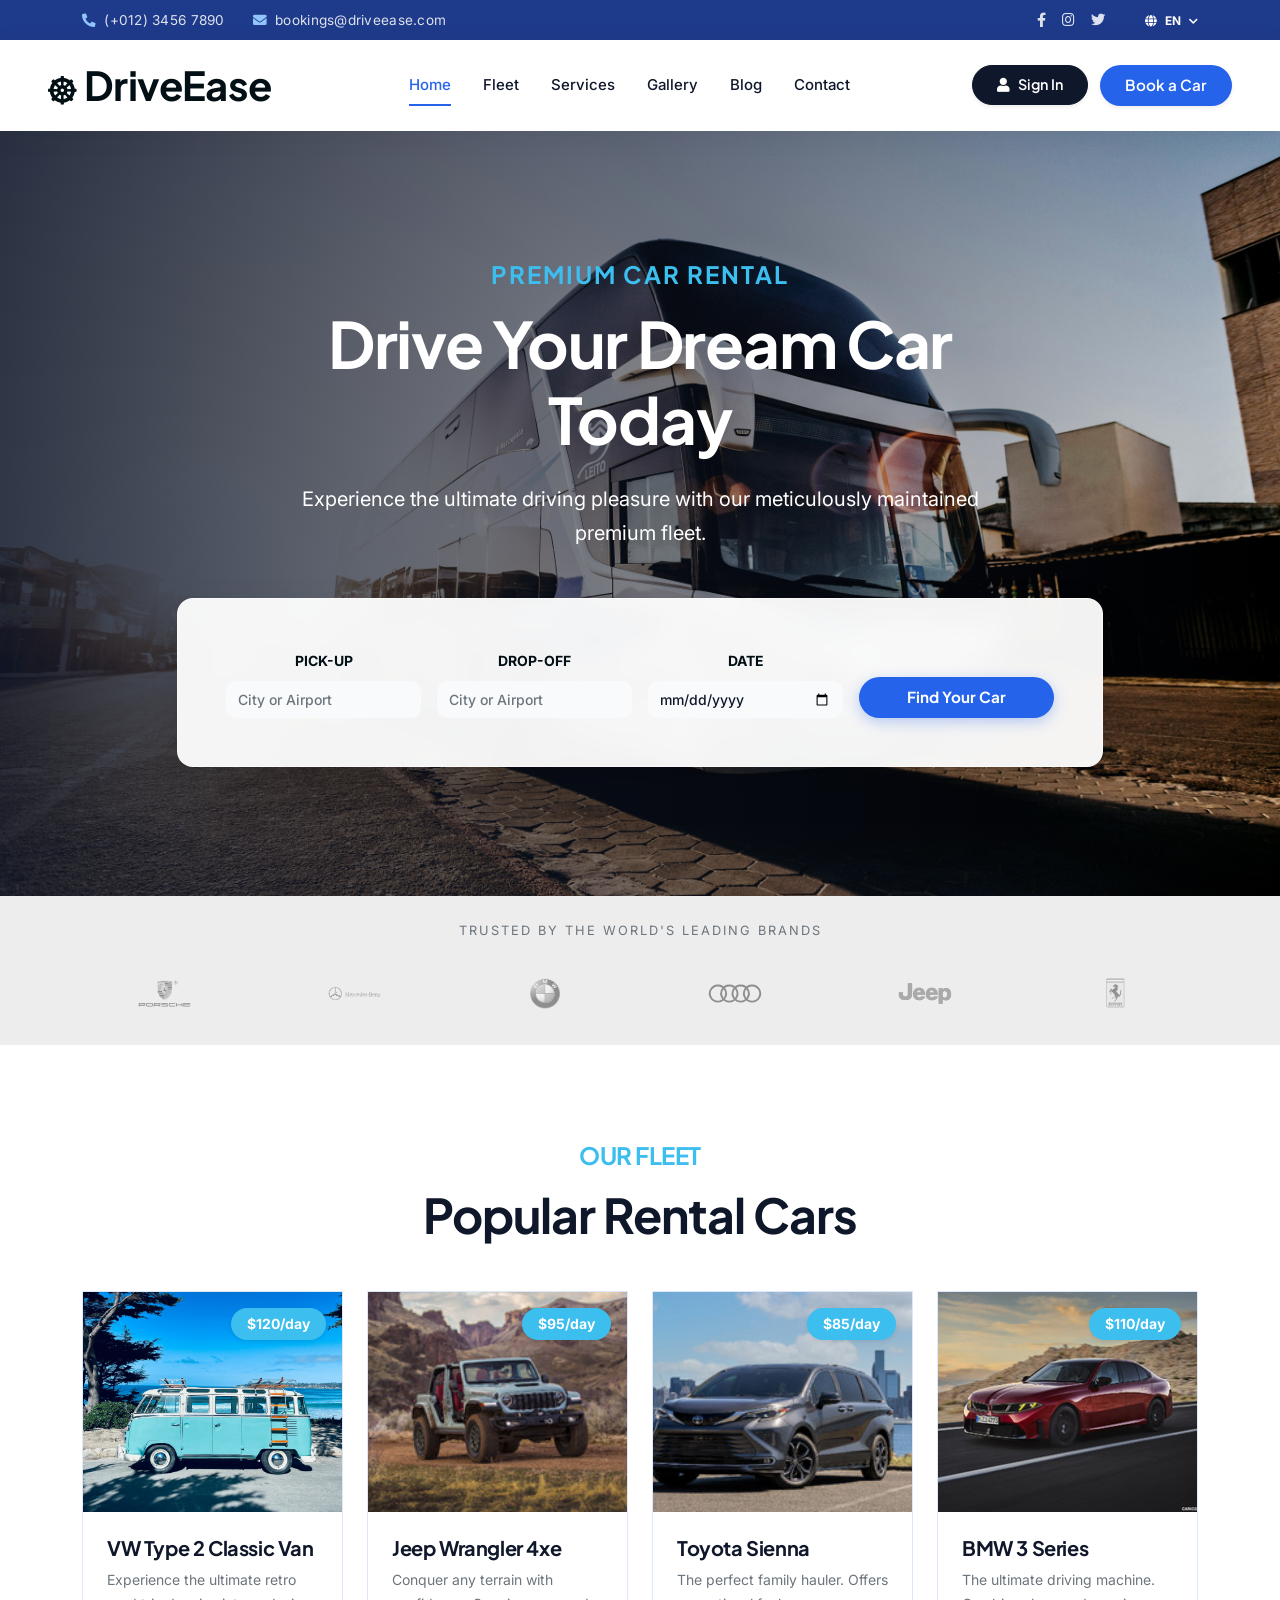
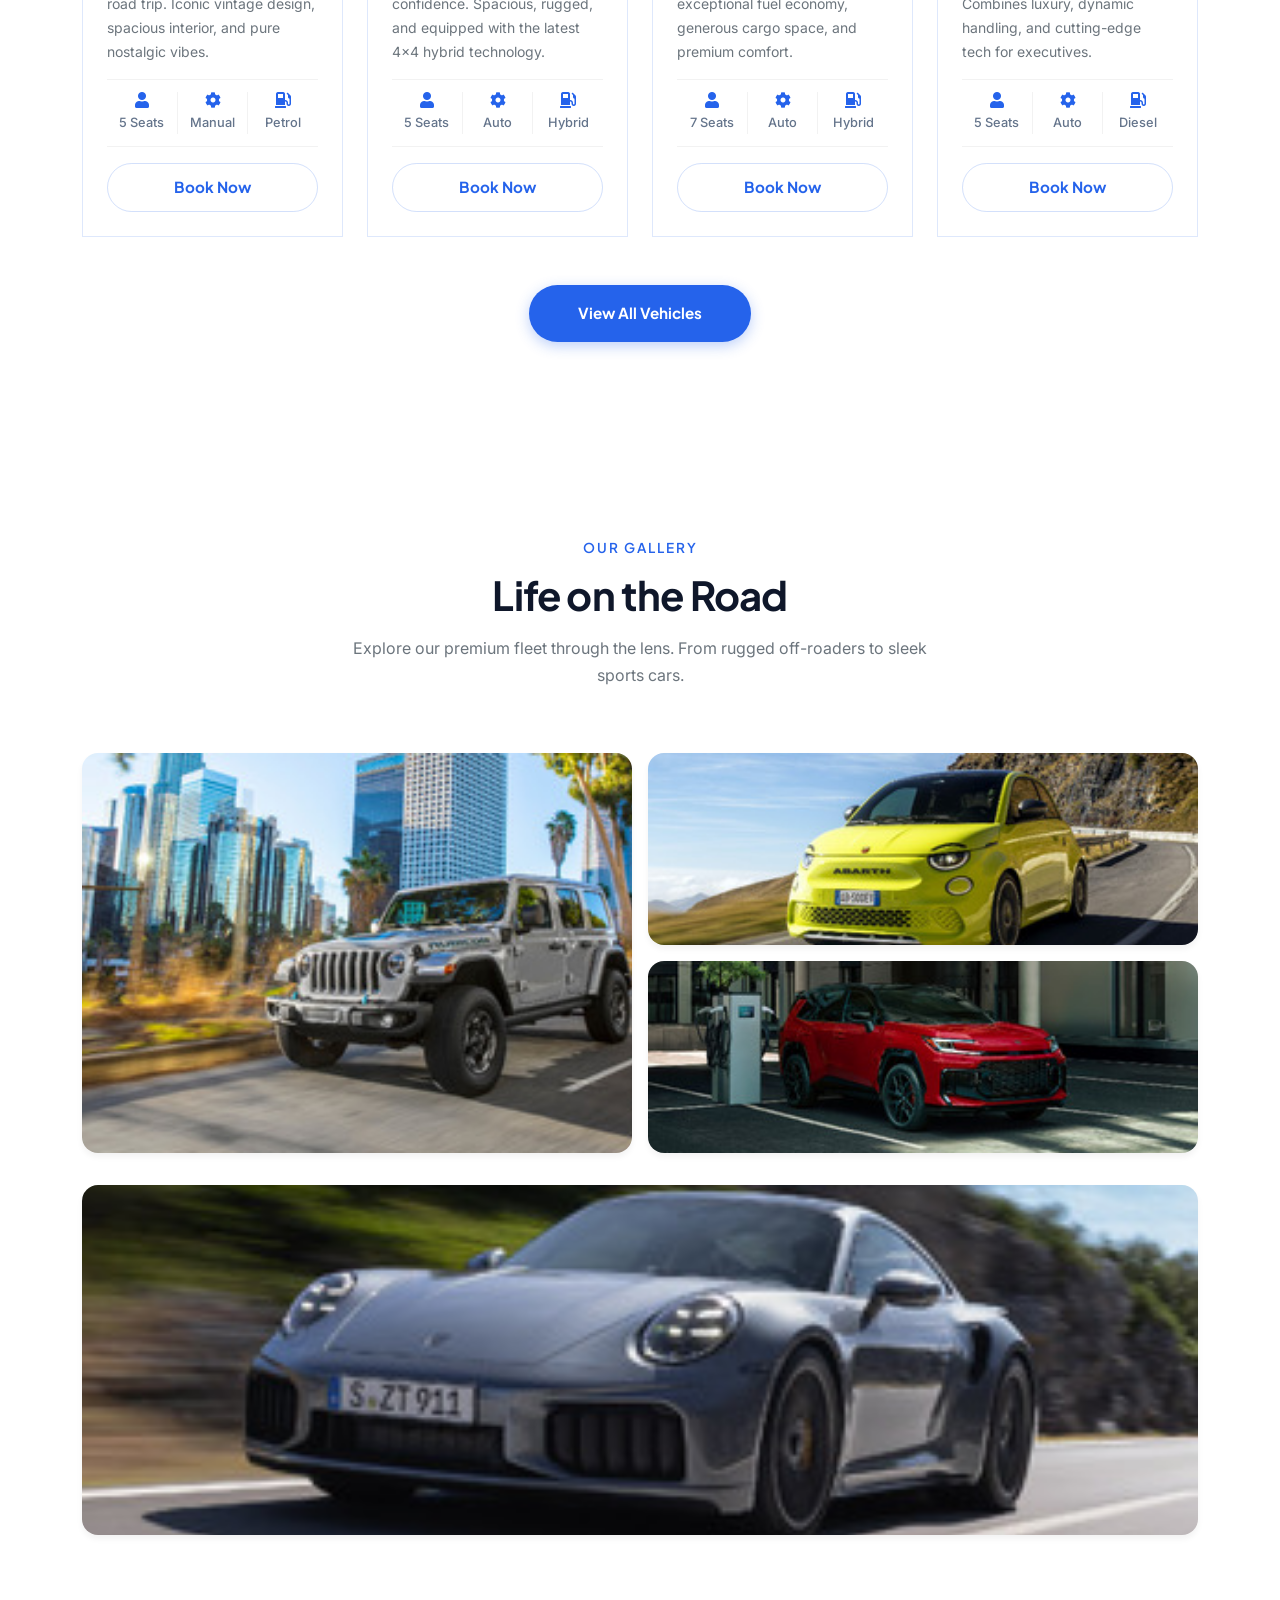
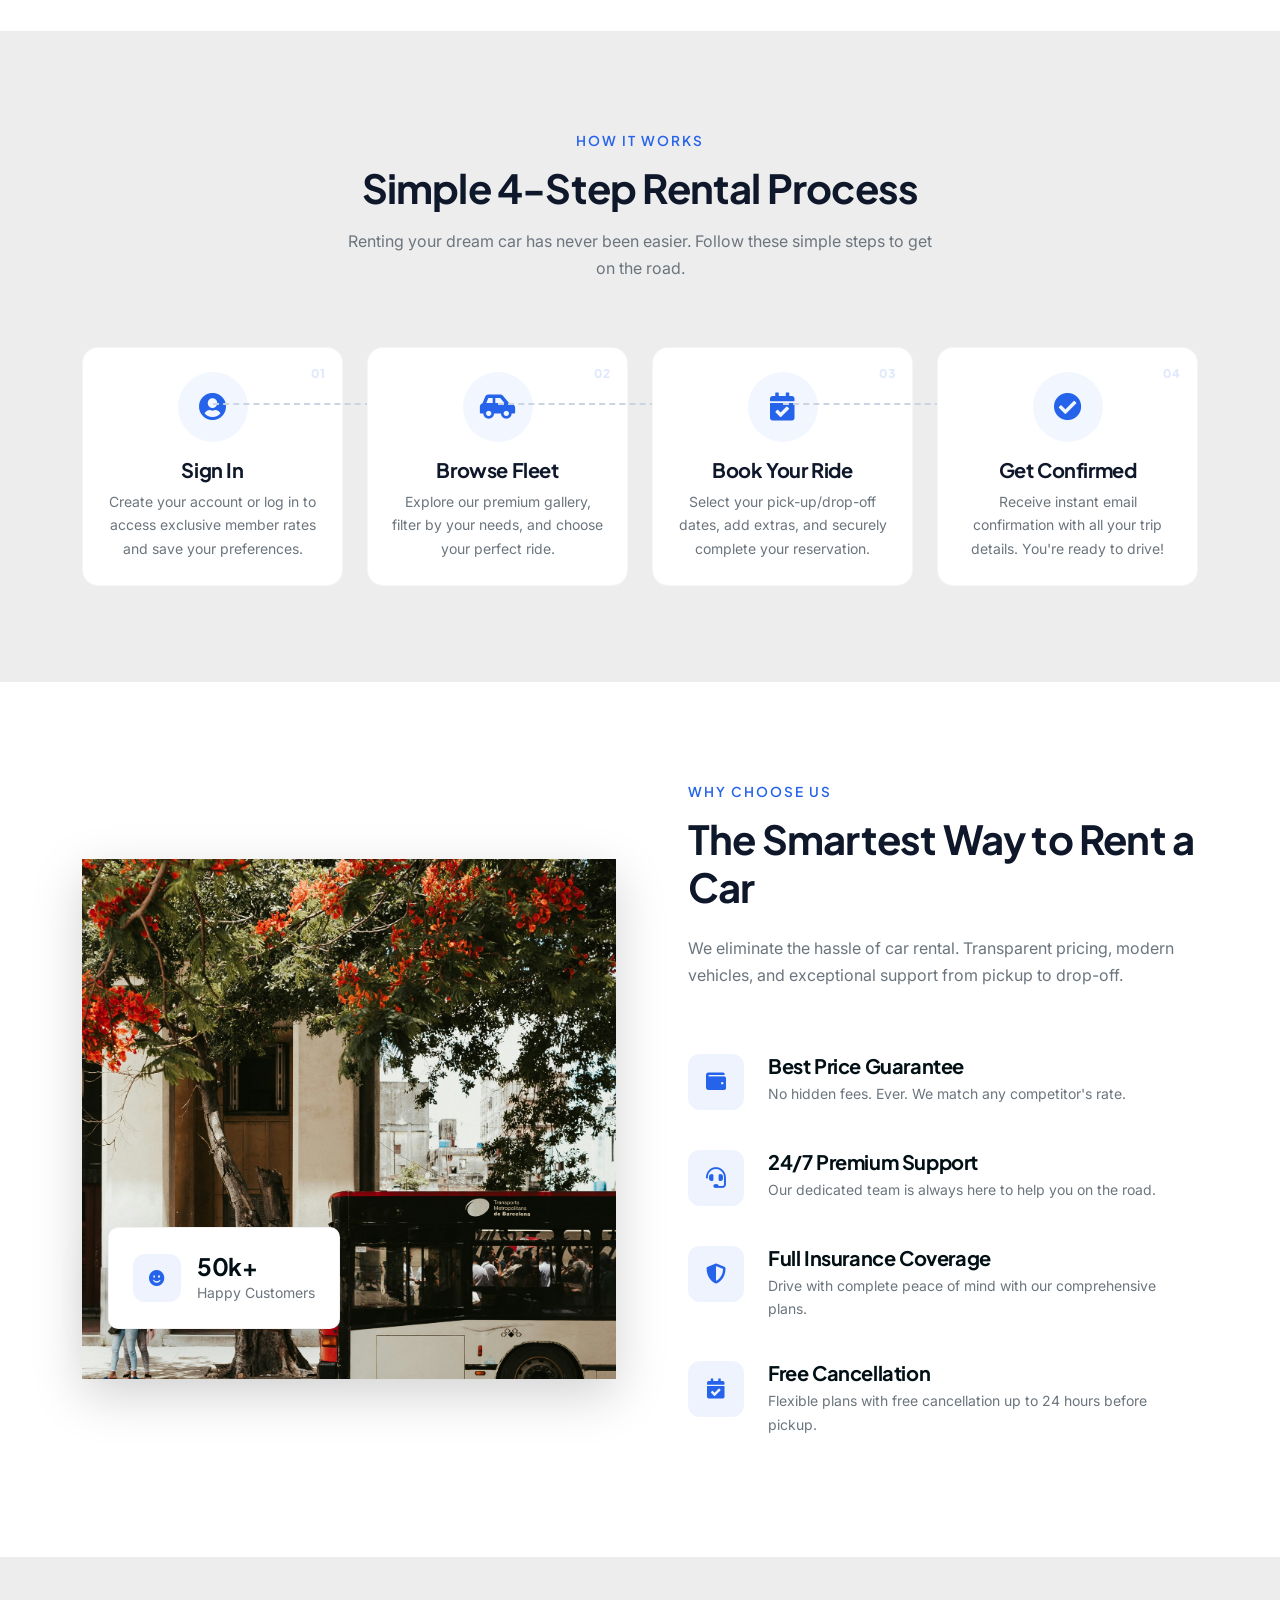
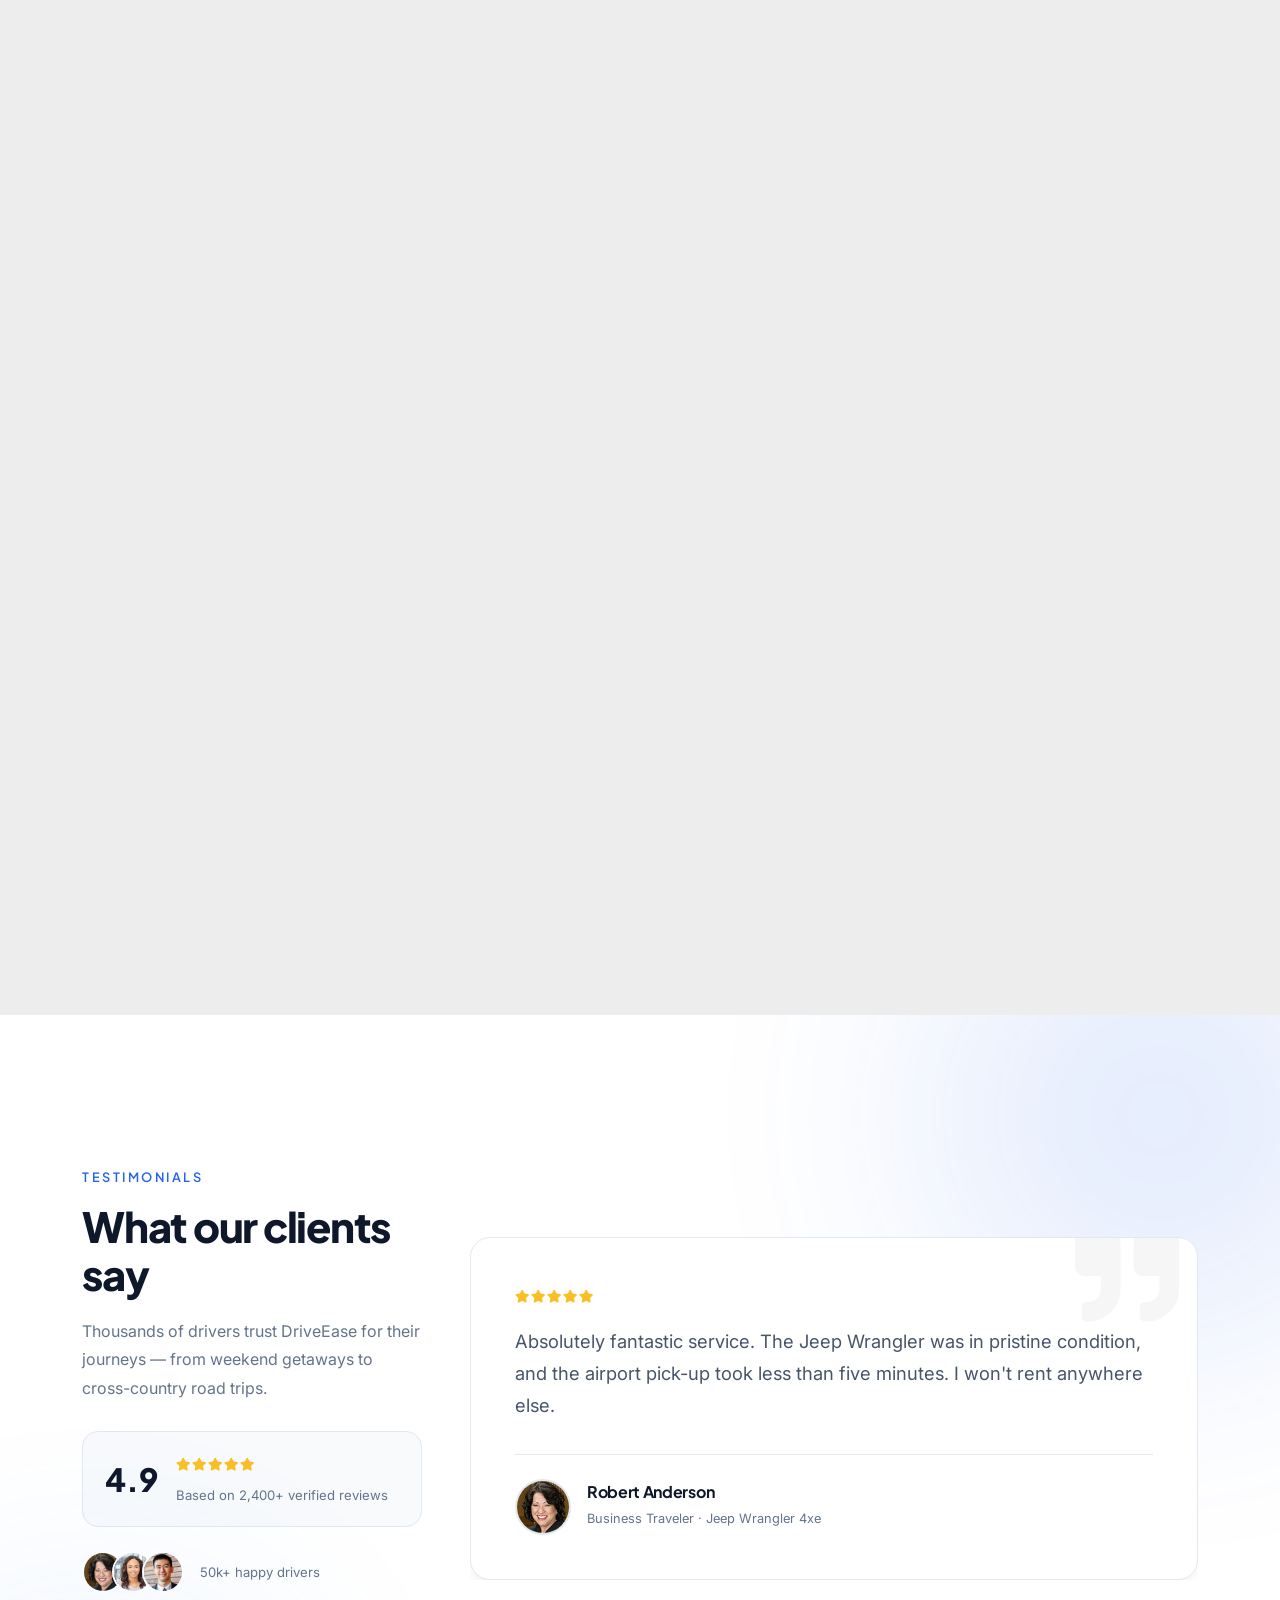
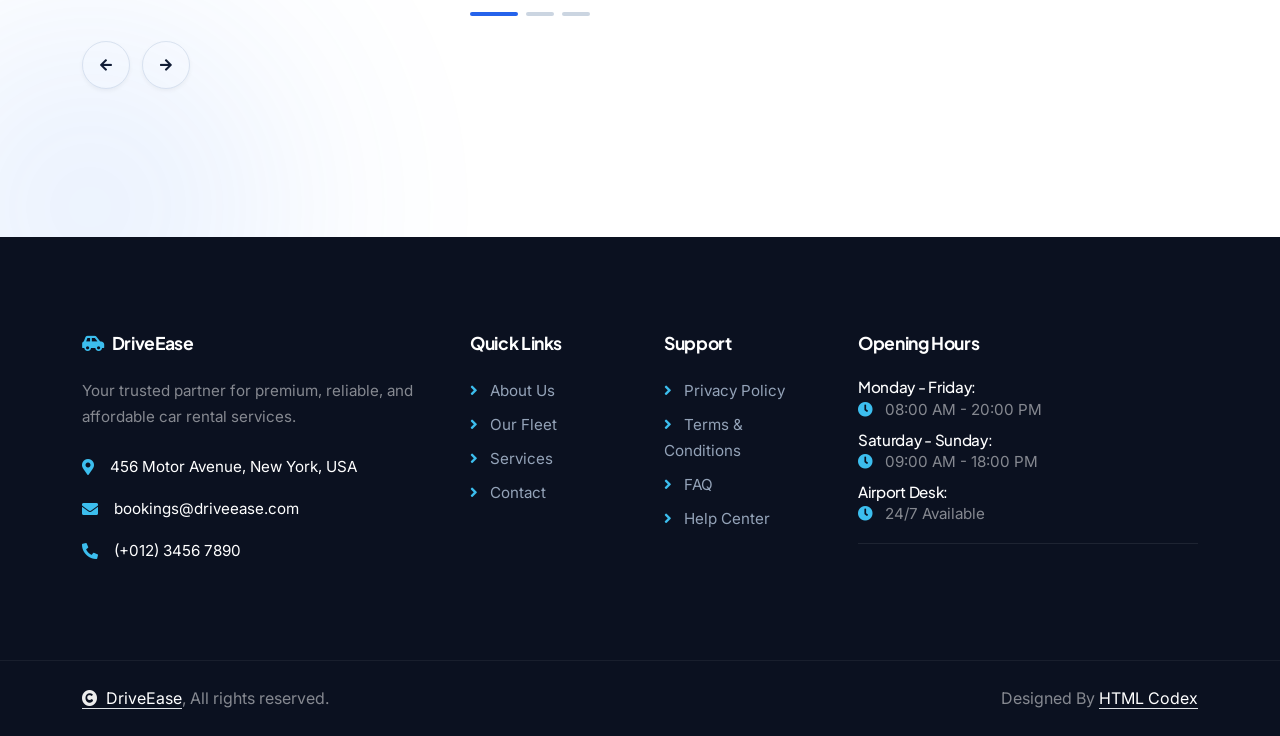
<file: index.html>
<!DOCTYPE html>
<html lang="en">

<head>
    <meta charset="utf-8">
    <title>DriveEase - Premium Car Rental</title>
    <meta content="width=device-width, initial-scale=1.0" name="viewport">
    <meta content="car rental, premium cars, drive ease, vehicle hire" name="keywords">
    <meta content="DriveEase offers premium, reliable, and affordable car rental services with a modern fleet." name="description">

    <!-- Google Web Fonts (Updated to match CSS) -->
    <link rel="preconnect" href="https://fonts.googleapis.com">
    <link rel="preconnect" href="https://fonts.gstatic.com" crossorigin>
    <link href="https://fonts.googleapis.com/css2?family=Inter:wght@300;400;500;600&family=Plus+Jakarta+Sans:wght@500;600;700;800&display=swap" rel="stylesheet"> 

    <!-- Icon Font Stylesheet -->
    <link rel="stylesheet" href="https://use.fontawesome.com/releases/v5.15.4/css/all.css"/>
    <link href="https://cdn.jsdelivr.net/npm/bootstrap-icons@1.4.1/font/bootstrap-icons.css" rel="stylesheet">

    <!-- Libraries Stylesheet -->
    <link href="lib/animate/animate.min.css" rel="stylesheet">
    <link href="lib/lightbox/css/lightbox.min.css" rel="stylesheet">
    <link href="lib/owlcarousel/assets/owl.carousel.min.css" rel="stylesheet">

    <!-- Customized Bootstrap Stylesheet -->
    <link href="css/bootstrap.min.css" rel="stylesheet">

    <!-- Template Stylesheet -->
    <link href="css/style.css" rel="stylesheet">
</head>

<body>

    <!-- Spinner Start -->
    <div id="spinner" class="show bg-white position-fixed translate-middle w-100 vh-100 top-50 start-50 d-flex align-items-center justify-content-center">
        <div class="spinner-border text-primary" style="width: 3rem; height: 3rem;" role="status">
            <span class="sr-only">Loading...</span>
        </div>
    </div>
    <!-- Spinner End -->

    <!-- Top Info Bar Start -->
    <div class="top-info-bar py-2 d-none d-md-block">
        <div class="container">
            <div class="row align-items-center">
                <div class="col-md-6 text-center text-md-start">
                    <span class="me-4"><i class="fas fa-phone-alt me-2"></i>(+012) 3456 7890</span>
                    <span><i class="fas fa-envelope me-2"></i>bookings@driveease.com</span>
                </div>
                <div class="col-md-6 text-center text-md-end">
                    <div class="d-inline-flex align-items-center gap-3">
                        <a href="#" class="social-link"><i class="fab fa-facebook-f"></i></a>
                        <a href="#" class="social-link"><i class="fab fa-instagram"></i></a>
                        <a href="#" class="social-link"><i class="fab fa-twitter"></i></a>
                        <div class="vr bg-white-50 mx-1" style="opacity: 0.3;"></div>
                        <div class="dropdown">
                            <a class="lang-dropdown text-decoration-none small fw-bold" href="#" role="button" data-bs-toggle="dropdown" aria-expanded="false">
                                <i class="fas fa-globe me-1"></i> EN <i class="fas fa-chevron-down ms-1" style="font-size: 10px;"></i>
                            </a>
                            <ul class="dropdown-menu dropdown-menu-end shadow-sm border-0 mt-2">
                                <li><a class="dropdown-item py-2" href="#">🇺🇸 English</a></li>
                                <li><a class="dropdown-item py-2" href="#">🇪🇸 Spanish</a></li>
                                <li><a class="dropdown-item py-2" href="#">🇫🇷 French</a></li>
                            </ul>
                        </div>
                    </div>
                </div>
            </div>
        </div>
    </div>
    <!-- Top Info Bar End -->

    <!-- Navbar Start -->
    <div class="container-fluid nav-bar sticky-top px-4 px-lg-5 py-3 py-lg-0">
        <nav class="navbar navbar-expand-lg navbar-light">
            <a href="index.html" class="navbar-brand p-0 d-flex align-items-center">
                <h1 class="display-6 fw-bold mb-0 text-dark">
                    <i class="fas fa-dharmachakra text-dark me-2" style="font-size: 1.8rem;"></i>DriveEase
                </h1>
            </a>
            <button class="navbar-toggler border-0" type="button" data-bs-toggle="collapse" data-bs-target="#navbarCollapse">
                <span class="fa fa-bars text-dark"></span>
            </button>
            <div class="collapse navbar-collapse" id="navbarCollapse">
                <div class="navbar-nav mx-auto py-0">
                    <a href="index.html" class="nav-item nav-link active">Home</a>
                    <a href="fleet.html" class="nav-item nav-link">Fleet</a>
                    <a href="services.html" class="nav-item nav-link">Services</a>
                    <a href="gallery.html" class="nav-item nav-link">Gallery</a>
                    <a href="blog.html" class="nav-item nav-link">Blog</a>
                    <a href="contact.html" class="nav-item nav-link">Contact</a>
                </div>
                <a href="signin.html" class="btn btn-signin rounded-pill py-2 px-4 flex-shrink-0 shadow-sm d-flex align-items-center gap-2">
                    <i class="fas fa-user"></i> Sign In
                </a>
                 <a href="book.html" class="btn btn-primary rounded-pill py-2 px-4 flex-shrink-0 shadow-sm">Book a Car</a>
            </div>
        </nav>
    </div>
    <!-- Navbar End -->

        <!-- Carousel Hero Start -->
    <div class="header-carousel owl-carousel">
        <!-- Slide 1 -->
        <div class="header-carousel-item">
            <img src="img/Cars/jonathan-borba-LR5O79shvro-unsplash.jpg" class="img-fluid w-100" alt="Jeep Wrangler">
            <div class="carousel-caption">
                <div class="container">
                    <div class="row justify-content-center">
                        <div class="col-lg-8 text-center wow fadeInUp" data-wow-delay="0.2s">
                            <h4 class="text-primary text-uppercase fw-bold mb-3" style="letter-spacing: 2px;">Premium Car Rental</h4>
                            <h1 class="display-3 text-white mb-4 fw-bold">Drive Your Dream Car Today</h1>
                            <p class="text-white mb-5 fs-5 opacity-75">Experience the ultimate driving pleasure with our meticulously maintained premium fleet.</p>
                        </div>
                    </div>
                    <div class="row justify-content-center wow fadeInUp" data-wow-delay="0.4s">
                        <div class="col-lg-10">
                            <div class="ticket-form p-4 p-md-5">
                                <form class="row g-3">
                                    <div class="col-md-3">
                                        <label class="form-label text-dark small fw-bold text-uppercase">Pick-up</label>
                                        <input type="text" class="form-control border-0 py-2" placeholder="City or Airport">
                                    </div>
                                    <div class="col-md-3">
                                        <label class="form-label text-dark small fw-bold text-uppercase">Drop-off</label>
                                        <input type="text" class="form-control border-0 py-2" placeholder="City or Airport">
                                    </div>
                                    <div class="col-md-3">
                                        <label class="form-label text-dark small fw-bold text-uppercase">Date</label>
                                        <input type="date" class="form-control border-0 py-2">
                                    </div>
                                    <div class="col-md-3 d-flex align-items-end">
                                        <button type="button" class="btn btn-primary w-100 py-2 fw-bold rounded-pill">Find Your Car</button>
                                    </div>
                                </form>
                            </div>
                        </div>
                    </div>
                </div>
            </div>
        </div>

        <!-- Slide 2 -->
        <div class="header-carousel-item">
            <img src="img/Cars/gene-giromini-G11tjU3YlXY-unsplash.jpg" class="img-fluid w-100" alt="VW Van">
            <div class="carousel-caption">
                <div class="container">
                    <div class="row justify-content-center">
                        <div class="col-lg-8 text-center wow fadeInUp" data-wow-delay="0.2s">
                            <h4 class="text-primary text-uppercase fw-bold mb-3" style="letter-spacing: 2px;">Unmatched Luxury</h4>
                            <h1 class="display-3 text-white mb-4 fw-bold">Elevate Your Journey</h1>
                            <p class="text-white mb-5 fs-5 opacity-75">From sports cars to spacious SUVs, find the perfect vehicle for any occasion.</p>
                        </div>
                    </div>
                    <div class="row justify-content-center wow fadeInUp" data-wow-delay="0.4s">
                        <div class="col-lg-10">
                            <div class="ticket-form p-4 p-md-5">
                                <form class="row g-3">
                                    <div class="col-md-3">
                                        <label class="form-label text-dark small fw-bold text-uppercase">Pick-up</label>
                                        <input type="text" class="form-control border-0 py-2" placeholder="City or Airport">
                                    </div>
                                    <div class="col-md-3">
                                        <label class="form-label text-dark small fw-bold text-uppercase">Drop-off</label>
                                        <input type="text" class="form-control border-0 py-2" placeholder="City or Airport">
                                    </div>
                                    <div class="col-md-3">
                                        <label class="form-label text-dark small fw-bold text-uppercase">Date</label>
                                        <input type="date" class="form-control border-0 py-2">
                                    </div>
                                    <div class="col-md-3 d-flex align-items-end">
                                        <button type="button" class="btn btn-primary w-100 py-2 fw-bold rounded-pill">Find Your Car</button>
                                    </div>
                                </form>
                            </div>
                        </div>
                    </div>
                </div>
            </div>
        </div>

        <!-- Slide 3 -->
        <div class="header-carousel-item">
            <img src="img/Cars/florian-schneider-799KfBloSFQ-unsplash.jpg" class="img-fluid w-100" alt="Sports Car">
            <div class="carousel-caption">
                <div class="container">
                    <div class="row justify-content-center">
                        <div class="col-lg-8 text-center wow fadeInUp" data-wow-delay="0.2s">
                            <h4 class="text-primary text-uppercase fw-bold mb-3" style="letter-spacing: 2px;">Smooth Driving</h4>
                            <h1 class="display-3 text-white mb-4 fw-bold">Experience The Best</h1>
                            <p class="text-white mb-5 fs-5 opacity-75">From sports cars to spacious SUVs, find the perfect vehicle for any occasion.</p>
                        </div>
                    </div>
                    <div class="row justify-content-center wow fadeInUp" data-wow-delay="0.4s">
                        <div class="col-lg-10">
                            <div class="ticket-form p-4 p-md-5">
                                <form class="row g-3">
                                    <div class="col-md-3">
                                        <label class="form-label text-dark small fw-bold text-uppercase">Pick-up</label>
                                        <input type="text" class="form-control border-0 py-2" placeholder="City or Airport">
                                    </div>
                                    <div class="col-md-3">
                                        <label class="form-label text-dark small fw-bold text-uppercase">Drop-off</label>
                                        <input type="text" class="form-control border-0 py-2" placeholder="City or Airport">
                                    </div>
                                    <div class="col-md-3">
                                        <label class="form-label text-dark small fw-bold text-uppercase">Date</label>
                                        <input type="date" class="form-control border-0 py-2">
                                    </div>
                                    <div class="col-md-3 d-flex align-items-end">
                                        <button type="button" class="btn btn-primary w-100 py-2 fw-bold rounded-pill">Find Your Car</button>
                                    </div>
                                </form>
                            </div>
                        </div>
                    </div>
                </div>
            </div>
        </div>
    </div>
    <!-- Carousel Hero End -->
     
    <!-- Brand Carousel Start -->
    <div class="container-fluid py-4 bg-light">
        <div class="container">
            <div class="text-center mb-4 wow fadeInUp" data-wow-delay="0.1s">
                <p class="text-uppercase fw-semibold text-muted mb-0" style="letter-spacing: 2px; font-size: 0.8rem;">Trusted by the World's Leading Brands</p>
            </div>
            <div class="owl-carousel brand-carousel owl-theme">
                <div class="brand-item"><img src="img/logos/Porsche-Logo.wine.svg" alt="Porsche"></div>
                <div class="brand-item"><img src="img/logos/Mercedes-Benz-Logo.wine.svg" alt="Mercedes-Benz"></div>
                <div class="brand-item"><img src="img/logos/BMW-Logo.wine.svg" alt="BMW"></div>
                <div class="brand-item"><img src="img/logos/Audi-Logo.wine.svg" alt="Audi"></div>
                <div class="brand-item"><img src="img/logos/Jeep-Logo.wine.svg" alt="Jeep"></div>
                <div class="brand-item"><img src="img/logos/Ferrari-Logo.wine.svg" alt="Ferrari"></div>
                <div class="brand-item"><img src="img/logos/Lamborghini-Logo.wine.svg" alt="Lamborghini"></div>
                <div class="brand-item"><img src="img/logos/Lexus-Logo.wine.svg" alt="Lexus"></div>
                <div class="brand-item"><img src="img/logos/Land_Rover-Logo.wine.svg" alt="Land Rover"></div>
                <div class="brand-item"><img src="img/logos/McLaren_Group-Logo.wine.svg" alt="McLaren"></div>
            </div>
        </div>
    </div>
    <!-- Brand Carousel End -->

    <!-- Popular Cars Start -->
    <div class="container-fluid py-5">
        <div class="container py-5">
            <div class="text-center mx-auto pb-5 wow fadeInUp" data-wow-delay="0.1s" style="max-width: 600px;">
                <h4 class="text-primary fw-bold text-uppercase mb-3">Our Fleet</h4>
                <h1 class="display-5 fw-bold mb-0">Popular Rental Cars</h1>
            </div>
            <div class="row g-4">
                <div class="col-md-6 col-lg-4 col-xl-3 wow fadeInUp" data-wow-delay="0.1s">
                    <div class="car-card rounded-4 h-100 d-flex flex-column">
                        <div class="car-img-wrapper position-relative overflow-hidden">
                            <img src="img/Cars/gene-giromini-G11tjU3YlXY-unsplash.jpg" class="w-100 h-100" style="object-fit: cover;" alt="VW Type 2 Van">
                            <span class="position-absolute top-0 end-0 bg-primary text-white px-3 py-1 m-3 rounded-pill small fw-bold shadow-sm">$120/day</span>
                        </div>
                        <div class="p-4 d-flex flex-column flex-grow-1">
                            <h5 class="fw-bold mb-2">VW Type 2 Classic Van</h5>
                            <p class="text-muted small mb-3">Experience the ultimate retro road trip. Iconic vintage design, spacious interior, and pure nostalgic vibes.</p>
                            <div class="car-specs mt-auto">
                                <span><i class="fas fa-user"></i> 5 Seats</span>
                                <span><i class="fas fa-cog"></i> Manual</span>
                                <span><i class="fas fa-gas-pump"></i> Petrol</span>
                            </div>
                            <a href="#" class="btn btn-outline-primary w-100 rounded-pill fw-bold mt-3">Book Now</a>
                        </div>
                    </div>
                </div>
                <div class="col-md-6 col-lg-4 col-xl-3 wow fadeInUp" data-wow-delay="0.2s">
                    <div class="car-card rounded-4 h-100 d-flex flex-column">
                        <div class="car-img-wrapper position-relative overflow-hidden">
                            <img src="img/Cars/2024_jeep_wrangler_1_1920x1080.jpg" class="w-100 h-100" style="object-fit: cover;" alt="Jeep Wrangler">
                            <span class="position-absolute top-0 end-0 bg-primary text-white px-3 py-1 m-3 rounded-pill small fw-bold shadow-sm">$95/day</span>
                        </div>
                        <div class="p-4 d-flex flex-column flex-grow-1">
                            <h5 class="fw-bold mb-2">Jeep Wrangler 4xe</h5>
                            <p class="text-muted small mb-3">Conquer any terrain with confidence. Spacious, rugged, and equipped with the latest 4x4 hybrid technology.</p>
                            <div class="car-specs mt-auto">
                                <span><i class="fas fa-user"></i> 5 Seats</span>
                                <span><i class="fas fa-cog"></i> Auto</span>
                                <span><i class="fas fa-gas-pump"></i> Hybrid</span>
                            </div>
                            <a href="#" class="btn btn-outline-primary w-100 rounded-pill fw-bold mt-3">Book Now</a>
                        </div>
                    </div>
                </div>
                <div class="col-md-6 col-lg-4 col-xl-3 wow fadeInUp" data-wow-delay="0.3s">
                    <div class="car-card rounded-4 h-100 d-flex flex-column">
                        <div class="car-img-wrapper position-relative overflow-hidden">
                            <img src="img/Cars/2025_toyota_sienna_1_1920x1080.jpg" class="w-100 h-100" style="object-fit: cover;" alt="Toyota Sienna">
                            <span class="position-absolute top-0 end-0 bg-primary text-white px-3 py-1 m-3 rounded-pill small fw-bold shadow-sm">$85/day</span>
                        </div>
                        <div class="p-4 d-flex flex-column flex-grow-1">
                            <h5 class="fw-bold mb-2">Toyota Sienna</h5>
                            <p class="text-muted small mb-3">The perfect family hauler. Offers exceptional fuel economy, generous cargo space, and premium comfort.</p>
                            <div class="car-specs mt-auto">
                                <span><i class="fas fa-user"></i> 7 Seats</span>
                                <span><i class="fas fa-cog"></i> Auto</span>
                                <span><i class="fas fa-gas-pump"></i> Hybrid</span>
                            </div>
                            <a href="#" class="btn btn-outline-primary w-100 rounded-pill fw-bold mt-3">Book Now</a>
                        </div>
                    </div>
                </div>
                <div class="col-md-6 col-lg-4 col-xl-3 wow fadeInUp" data-wow-delay="0.4s">
                    <div class="car-card rounded-4 h-100 d-flex flex-column">
                        <div class="car-img-wrapper position-relative overflow-hidden">
                            <img src="img/Cars/2027_bmw_3_series_1_1600x1200.jpg" class="w-100 h-100" style="object-fit: cover;" alt="BMW 3 Series">
                            <span class="position-absolute top-0 end-0 bg-primary text-white px-3 py-1 m-3 rounded-pill small fw-bold shadow-sm">$110/day</span>
                        </div>
                        <div class="p-4 d-flex flex-column flex-grow-1">
                            <h5 class="fw-bold mb-2">BMW 3 Series</h5>
                            <p class="text-muted small mb-3">The ultimate driving machine. Combines luxury, dynamic handling, and cutting-edge tech for executives.</p>
                            <div class="car-specs mt-auto">
                                <span><i class="fas fa-user"></i> 5 Seats</span>
                                <span><i class="fas fa-cog"></i> Auto</span>
                                <span><i class="fas fa-gas-pump"></i> Diesel</span>
                            </div>
                            <a href="#" class="btn btn-outline-primary w-100 rounded-pill fw-bold mt-3">Book Now</a>
                        </div>
                    </div>
                </div>
            </div>
            <div class="text-center mt-5 wow fadeInUp" data-wow-delay="0.1s">
                <a href="fleet.html" class="btn btn-primary rounded-pill py-3 px-5 fw-bold">View All Vehicles</a>
            </div>
        </div>
    </div>
    <!-- Popular Cars End -->

    <!-- Gallery Start -->
    <div class="container-fluid gallery-section bg-white py-5">
        <div class="container py-5">
            <div class="text-center mx-auto pb-5 wow fadeInUp" data-wow-delay="0.1s" style="max-width: 600px;">
                <span class="subtitle">Our Gallery</span>
                <h2 class="fw-bold mb-3">Life on the Road</h2>
                <p class="text-muted">Explore our premium fleet through the lens. From rugged off-roaders to sleek sports cars.</p>
            </div>
            <div class="row g-3">
                <div class="col-lg-6 col-md-6 wow fadeInUp" data-wow-delay="0.1s">
                    <div class="gallery-item" style="height: 400px;">
                        <img src="img/Cars/2021_jeep_wrangler_4xe_1_1920x1080.jpg" alt="Jeep Wrangler">
                        <div class="gallery-overlay">
                            <span class="g-cat">SUV / 4x4</span>
                            <h5>Jeep Wrangler 4xe</h5>
                            <a href="img/Cars/2021_jeep_wrangler_4xe_1_1920x1080.jpg" data-lightbox="Gallery" class="g-zoom"><i class="fas fa-plus"></i></a>
                        </div>
                    </div>
                </div>
                <div class="col-lg-6 col-md-6">
                    <div class="row g-3">
                        <div class="col-12 wow fadeInUp" data-wow-delay="0.2s">
                            <div class="gallery-item" style="height: 192px;">
                                <img src="img/Cars/2023_abarth_500e_1_1920x1080.jpg" alt="Abarth 500e">
                                <div class="gallery-overlay">
                                    <span class="g-cat">Compact EV</span>
                                    <h5>Abarth 500e</h5>
                                    <a href="img/Cars/2023_abarth_500e_1_1920x1080.jpg" data-lightbox="Gallery" class="g-zoom"><i class="fas fa-plus"></i></a>
                                </div>
                            </div>
                        </div>
                        <div class="col-12 wow fadeInUp" data-wow-delay="0.3s">
                            <div class="gallery-item" style="height: 192px;">
                                <img src="img/Cars/2026_toyota_rav4_1_1920x1080.jpg" alt="Toyota RAV4">
                                <div class="gallery-overlay">
                                    <span class="g-cat">Crossover</span>
                                    <h5>Toyota RAV4</h5>
                                    <a href="img/Cars/2026_toyota_rav4_1_1920x1080.jpg" data-lightbox="Gallery" class="g-zoom"><i class="fas fa-plus"></i></a>
                                </div>
                            </div>
                        </div>
                    </div>
                </div>
            </div>
            <div class="row g-3 mt-0">
                <div class="col-12 wow fadeInUp" data-wow-delay="0.4s">
                    <div class="gallery-item mt-3" style="height: 350px;">
                        <img src="img/Cars/2026_porsche_911_turbo_s_1_1600x1200.jpg" alt="Porsche 911">
                        <div class="gallery-overlay">
                            <span class="g-cat">Sports / Luxury</span>
                            <h5>Porsche 911 Turbo S</h5>
                            <a href="img/Cars/2026_porsche_911_turbo_s_1_1600x1200.jpg" data-lightbox="Gallery" class="g-zoom"><i class="fas fa-plus"></i></a>
                        </div>
                    </div>
                </div>
            </div>
        </div>
    </div>
    <!-- Gallery End -->

    <!-- Rental Process Start -->
    <div class="container-fluid process-section bg-light py-5">
        <div class="container py-5">
            <div class="text-center mx-auto pb-5 wow fadeInUp" data-wow-delay="0.1s" style="max-width: 600px;">
                <span class="subtitle">How It Works</span>
                <h2 class="fw-bold mb-3">Simple 4-Step Rental Process</h2>
                <p class="text-muted">Renting your dream car has never been easier. Follow these simple steps to get on the road.</p>
            </div>
            <div class="row g-4 position-relative">
                <div class="col-md-6 col-lg-3 wow fadeInUp" data-wow-delay="0.1s">
                    <div class="process-step text-center p-4">
                        <div class="step-number">01</div>
                        <div class="step-icon mb-3"><i class="fas fa-user-circle"></i></div>
                        <h5 class="fw-bold mb-2">Sign In</h5>
                        <p class="text-muted small mb-0">Create your account or log in to access exclusive member rates and save your preferences.</p>
                    </div>
                </div>
                <div class="col-md-6 col-lg-3 wow fadeInUp" data-wow-delay="0.2s">
                    <div class="process-step text-center p-4">
                        <div class="step-number">02</div>
                        <div class="step-icon mb-3"><i class="fas fa-car-side"></i></div>
                        <h5 class="fw-bold mb-2">Browse Fleet</h5>
                        <p class="text-muted small mb-0">Explore our premium gallery, filter by your needs, and choose your perfect ride.</p>
                    </div>
                </div>
                <div class="col-md-6 col-lg-3 wow fadeInUp" data-wow-delay="0.3s">
                    <div class="process-step text-center p-4">
                        <div class="step-number">03</div>
                        <div class="step-icon mb-3"><i class="fas fa-calendar-check"></i></div>
                        <h5 class="fw-bold mb-2">Book Your Ride</h5>
                        <p class="text-muted small mb-0">Select your pick-up/drop-off dates, add extras, and securely complete your reservation.</p>
                    </div>
                </div>
                <div class="col-md-6 col-lg-3 wow fadeInUp" data-wow-delay="0.4s">
                    <div class="process-step text-center p-4">
                        <div class="step-number">04</div>
                        <div class="step-icon mb-3"><i class="fas fa-check-circle"></i></div>
                        <h5 class="fw-bold mb-2">Get Confirmed</h5>
                        <p class="text-muted small mb-0">Receive instant email confirmation with all your trip details. You're ready to drive!</p>
                    </div>
                </div>
            </div>
        </div>
    </div>
    <!-- Rental Process End -->

    <!-- Why Choose Us Start -->
    <div class="container-fluid why-choose-us bg-white py-5">
        <div class="container py-5">
            <div class="row g-5 align-items-center">
                <div class="col-lg-6 position-relative wow fadeInLeft" data-wow-delay="0.2s">
                    <div class="position-absolute bg-light rounded-4 d-none d-lg-block" style="width: 80%; height: 80%; top: 50px; left: 50px; z-index: 0;"></div>
                    <div class="position-relative z-1">
                        <img src="img/Cars/mollie-sivaram-1Wkl8h-7pFM-unsplash.jpg" class="img-fluid rounded-4 shadow-lg w-100" style="object-fit: cover; height: 520px;" alt="Why Choose Us">
                    </div>
                    <div class="bg-white p-4 rounded-3 shadow-lg position-absolute d-none d-md-flex align-items-center" style="bottom: 50px; left: 50px; z-index: 2; border: 1px solid rgba(0,0,0,0.05); max-width: 240px;">
                        <div class="icon-box me-3" style="width: 48px; height: 48px; font-size: 1rem;"><i class="fas fa-smile"></i></div>
                        <div>
                            <h4 class="fw-bold mb-0 text-dark">50k+</h4>
                            <p class="text-muted small mb-0">Happy Customers</p>
                        </div>
                    </div>
                </div>
                <div class="col-lg-6 ps-lg-5 wow fadeInRight" data-wow-delay="0.4s">
                    <span class="subtitle">Why Choose Us</span>
                    <h2 class="fw-bold mb-4">The Smartest Way to Rent a Car</h2>
                    <p class="text-muted mb-5">We eliminate the hassle of car rental. Transparent pricing, modern vehicles, and exceptional support from pickup to drop-off.</p>
                    <div class="feature-list">
                        <div class="d-flex align-items-start feature-item">
                            <div class="icon-box flex-shrink-0 me-4"><i class="fas fa-wallet"></i></div>
                            <div>
                                <h5 class="fw-bold mb-1 text-dark">Best Price Guarantee</h5>
                                <p class="text-muted mb-0 small">No hidden fees. Ever. We match any competitor's rate.</p>
                            </div>
                        </div>
                        <div class="d-flex align-items-start feature-item">
                            <div class="icon-box flex-shrink-0 me-4"><i class="fas fa-headset"></i></div>
                            <div>
                                <h5 class="fw-bold mb-1 text-dark">24/7 Premium Support</h5>
                                <p class="text-muted mb-0 small">Our dedicated team is always here to help you on the road.</p>
                            </div>
                        </div>
                        <div class="d-flex align-items-start feature-item">
                            <div class="icon-box flex-shrink-0 me-4"><i class="fas fa-shield-alt"></i></div>
                            <div>
                                <h5 class="fw-bold mb-1 text-dark">Full Insurance Coverage</h5>
                                <p class="text-muted mb-0 small">Drive with complete peace of mind with our comprehensive plans.</p>
                            </div>
                        </div>
                        <div class="d-flex align-items-start feature-item">
                            <div class="icon-box flex-shrink-0 me-4"><i class="fas fa-calendar-check"></i></div>
                            <div>
                                <h5 class="fw-bold mb-1 text-dark">Free Cancellation</h5>
                                <p class="text-muted mb-0 small">Flexible plans with free cancellation up to 24 hours before pickup.</p>
                            </div>
                        </div>
                    </div>
                </div>
            </div>
        </div>
    </div>
    <!-- Why Choose Us End -->

    <!-- Blog Start -->
    <div class="container-fluid blog-section bg-light py-5">
        <div class="container py-5">
            <div class="text-center mx-auto pb-5 wow fadeInUp" data-wow-delay="0.1s" style="max-width: 600px;">
                <span class="subtitle">Our Blog</span>
                <h2 class="fw-bold mb-3">Latest News & Travel Guides</h2>
                <p class="text-muted">Expert tips, destination guides, and fleet updates to elevate your driving experience.</p>
            </div>
            <div class="row g-4">
                <div class="col-lg-4 col-md-6 wow fadeInUp" data-wow-delay="0.1s">
                    <div class="blog-card">
                        <div class="blog-img">
                            <img src="img/Cars/2022_jeep_grand_cherokee_4xe_1_1920x1080.jpg" alt="Road Trip Routes">
                            <span class="blog-tag">Travel Guides</span>
                        </div>
                        <div class="blog-content">
                            <div class="blog-meta">
                                <span><i class="far fa-calendar-alt me-1"></i> Oct 12, 2026</span>
                                <span><i class="far fa-clock me-1"></i> 5 min read</span>
                            </div>
                            <h4 class="blog-title"><a href="#">Top 5 Scenic Road Trip Routes for This Fall</a></h4>
                            <p class="blog-excerpt">Discover the most breathtaking coastal and mountain driving routes, complete with tips on the best vehicle types.</p>
                            <a href="#" class="blog-link">Read Article <i class="fas fa-arrow-right"></i></a>
                        </div>
                    </div>
                </div>
                <div class="col-lg-4 col-md-6 wow fadeInUp" data-wow-delay="0.2s">
                    <div class="blog-card">
                        <div class="blog-img">
                            <img src="img/Cars/2025_toyota_sienna_1_1920x1080.jpg" alt="Family Car Guide">
                            <span class="blog-tag">Rental Tips</span>
                        </div>
                        <div class="blog-content">
                            <div class="blog-meta">
                                <span><i class="far fa-calendar-alt me-1"></i> Sep 28, 2026</span>
                                <span><i class="far fa-clock me-1"></i> 4 min read</span>
                            </div>
                            <h4 class="blog-title"><a href="#">How to Choose the Perfect Rental Car for Your Family</a></h4>
                            <p class="blog-excerpt">A comprehensive guide to selecting the right vehicle based on passenger count, luggage space, and fuel efficiency.</p>
                            <a href="#" class="blog-link">Read Article <i class="fas fa-arrow-right"></i></a>
                        </div>
                    </div>
                </div>
                <div class="col-lg-4 col-md-6 wow fadeInUp" data-wow-delay="0.3s">
                    <div class="blog-card">
                        <div class="blog-img">
                            <img src="img/Cars/2024_fiat_600e_1_1920x1080.jpg" alt="EV vs Hybrid">
                            <span class="blog-tag">Fleet Insights</span>
                        </div>
                        <div class="blog-content">
                            <div class="blog-meta">
                                <span><i class="far fa-calendar-alt me-1"></i> Sep 15, 2026</span>
                                <span><i class="far fa-clock me-1"></i> 6 min read</span>
                            </div>
                            <h4 class="blog-title"><a href="#">EV vs. Hybrid: Which is Right for Your Next Rental?</a></h4>
                            <p class="blog-excerpt">We break down the pros, cons, and charging logistics of electric and hybrid vehicles to help you make the smartest choice.</p>
                            <a href="#" class="blog-link">Read Article <i class="fas fa-arrow-right"></i></a>
                        </div>
                    </div>
                </div>
            </div>
            <div class="text-center mt-5 wow fadeInUp" data-wow-delay="0.1s">
                <a href="blog.html" class="btn btn-outline-primary rounded-pill py-3 px-5 fw-bold">View All Articles</a>
            </div>
        </div>
    </div>
    <!-- Blog End -->

    <!-- Testimonial Start -->
    <div class="testimonial-section">
        <div class="t-glow t-glow-1"></div>
        <div class="t-glow t-glow-2"></div>
        <div class="container py-5">
            <div class="row g-5 align-items-center">
                <div class="col-lg-4 wow fadeInLeft" data-wow-delay="0.2s">
                    <span class="t-subtitle">Testimonials</span>
                    <h2 class="t-heading">What our clients say</h2>
                    <p class="t-intro-text">Thousands of drivers trust DriveEase for their journeys — from weekend getaways to cross-country road trips.</p>
                    <div class="t-rating-box">
                        <div class="t-rating-num">4.9</div>
                        <div>
                            <div class="t-stars mb-1">
                                <i class="fas fa-star"></i><i class="fas fa-star"></i><i class="fas fa-star"></i><i class="fas fa-star"></i><i class="fas fa-star"></i>
                            </div>
                            <span class="t-rating-label">Based on 2,400+ verified reviews</span>
                        </div>
                    </div>
                    <div class="d-flex align-items-center mt-4">
                        <div class="t-avatar-stack">
                            <img src="img/testimonial-1.jpg" alt="Client">
                            <img src="img/testimonial-2.jpg" alt="Client">
                            <img src="img/testimonial-3.jpg" alt="Client">
                        </div>
                        <span class="t-rating-label ms-3">50k+ happy drivers</span>
                    </div>
                    <div class="t-controls mt-5">
                        <button class="t-btn t-prev"><i class="fas fa-arrow-left"></i></button>
                        <button class="t-btn t-next"><i class="fas fa-arrow-right"></i></button>
                    </div>
                </div>
                <div class="col-lg-8 wow fadeInRight" data-wow-delay="0.4s">
                    <div class="owl-carousel testimonial-carousel">
                        <div class="t-card">
                            <i class="fas fa-quote-right t-watermark"></i>
                            <div class="t-stars mb-3"><i class="fas fa-star"></i><i class="fas fa-star"></i><i class="fas fa-star"></i><i class="fas fa-star"></i><i class="fas fa-star"></i></div>
                            <p class="t-text">Absolutely fantastic service. The Jeep Wrangler was in pristine condition, and the airport pick-up took less than five minutes. I won't rent anywhere else.</p>
                            <div class="t-author">
                                <img src="img/testimonial-1.jpg" alt="Robert Anderson">
                                <div>
                                    <h5>Robert Anderson</h5>
                                    <span>Business Traveler · Jeep Wrangler 4xe</span>
                                </div>
                            </div>
                        </div>
                        <div class="t-card">
                            <i class="fas fa-quote-right t-watermark"></i>
                            <div class="t-stars mb-3"><i class="fas fa-star"></i><i class="fas fa-star"></i><i class="fas fa-star"></i><i class="fas fa-star"></i><i class="fas fa-star"></i></div>
                            <p class="t-text">We took the Sienna on a two-week family road trip. Spacious, spotless and incredibly fuel-efficient. Support answered us instantly when we had a flat tyre.</p>
                            <div class="t-author">
                                <img src="img/testimonial-2.jpg" alt="Emily Thompson">
                                <div>
                                    <h5>Emily Thompson</h5>
                                    <span>Family Vacation · Toyota Sienna</span>
                                </div>
                            </div>
                        </div>
                        <div class="t-card">
                            <i class="fas fa-quote-right t-watermark"></i>
                            <div class="t-stars mb-3"><i class="fas fa-star"></i><i class="fas fa-star"></i><i class="fas fa-star"></i><i class="fas fa-star"></i><i class="fas fa-star"></i></div>
                            <p class="t-text">Transparent pricing, zero hidden fees, and they upgraded me to a 911 for free. DriveEase is now the only company I book with.</p>
                            <div class="t-author">
                                <img src="img/testimonial-3.jpg" alt="James Wilson">
                                <div>
                                    <h5>James Wilson</h5>
                                    <span>Frequent Renter · Porsche 911 Turbo S</span>
                                </div>
                            </div>
                        </div>
                    </div>
                </div>
            </div>
        </div>
    </div>
    <!-- Testimonial End -->

    <!-- Footer Start -->
    <div class="container-fluid footer py-5 wow fadeIn" data-wow-delay="0.1s">
        <div class="container py-5">
            <div class="row g-5">
                <div class="col-md-6 col-lg-6 col-xl-4">
                    <div class="footer-item">
                        <a href="index.html" class="p-0">
                            <h4 class="text-white mb-4 fw-bold"><i class="fas fa-car-side text-primary me-2"></i>DriveEase</h4>
                        </a>
                        <p class="text-white-50 mb-4">Your trusted partner for premium, reliable, and affordable car rental services.</p>
                        <div class="d-flex align-items-center mb-3">
                            <i class="fas fa-map-marker-alt text-primary me-3"></i>
                            <p class="text-white mb-0">456 Motor Avenue, New York, USA</p>
                        </div>
                        <div class="d-flex align-items-center mb-3">
                            <i class="fas fa-envelope text-primary me-3"></i>
                            <p class="text-white mb-0">bookings@driveease.com</p>
                        </div>
                        <div class="d-flex align-items-center">
                            <i class="fa fa-phone-alt text-primary me-3"></i>
                            <p class="text-white mb-0">(+012) 3456 7890</p>
                        </div>
                    </div>
                </div>
                <div class="col-md-6 col-lg-6 col-xl-2">
                    <div class="footer-item">
                        <h4 class="text-white mb-4 fw-bold">Quick Links</h4>
                        <a href="#" class="d-block mb-2"><i class="fas fa-angle-right me-2 text-primary"></i> About Us</a>
                        <a href="#" class="d-block mb-2"><i class="fas fa-angle-right me-2 text-primary"></i> Our Fleet</a>
                        <a href="#" class="d-block mb-2"><i class="fas fa-angle-right me-2 text-primary"></i> Services</a>
                        <a href="#" class="d-block mb-2"><i class="fas fa-angle-right me-2 text-primary"></i> Contact</a>
                    </div>
                </div>
                <div class="col-md-6 col-lg-6 col-xl-2">
                    <div class="footer-item">
                        <h4 class="text-white mb-4 fw-bold">Support</h4>
                        <a href="#" class="d-block mb-2"><i class="fas fa-angle-right me-2 text-primary"></i> Privacy Policy</a>
                        <a href="#" class="d-block mb-2"><i class="fas fa-angle-right me-2 text-primary"></i> Terms & Conditions</a>
                        <a href="#" class="d-block mb-2"><i class="fas fa-angle-right me-2 text-primary"></i> FAQ</a>
                        <a href="#" class="d-block mb-2"><i class="fas fa-angle-right me-2 text-primary"></i> Help Center</a>
                    </div>
                </div>
                <div class="col-md-6 col-lg-6 col-xl-4">
                    <div class="footer-item">
                        <h4 class="text-white mb-4 fw-bold">Opening Hours</h4>
                        <div class="opening-date mb-3 pb-3">
                            <div class="opening-clock flex-shrink-0 mb-2">
                                <h6 class="text-white mb-0 me-auto">Monday - Friday:</h6>
                                <p class="mb-0 text-white-50"><i class="fas fa-clock text-primary me-2"></i> 08:00 AM - 20:00 PM</p>
                            </div>
                            <div class="opening-clock flex-shrink-0 mb-2">
                                <h6 class="text-white mb-0 me-auto">Saturday - Sunday:</h6>
                                <p class="mb-0 text-white-50"><i class="fas fa-clock text-primary me-2"></i> 09:00 AM - 18:00 PM</p>
                            </div>
                            <div class="opening-clock flex-shrink-0">
                                <h6 class="text-white mb-0 me-auto">Airport Desk:</h6>
                                <p class="mb-0 text-white-50"><i class="fas fa-clock text-primary me-2"></i> 24/7 Available</p>
                            </div>
                        </div>
                    </div>
                </div>
            </div>
        </div>
    </div>
    <!-- Footer End -->
    
    <!-- Copyright Start -->
    <div class="container-fluid copyright py-4">
        <div class="container">
            <div class="row g-4 align-items-center">
                <div class="col-md-6 text-center text-md-start mb-md-0">
                    <span class="text-white-50"><a href="#" class="border-bottom text-white text-decoration-none"><i class="fas fa-copyright text-light me-2"></i>DriveEase</a>, All rights reserved.</span>
                </div>
                <div class="col-md-6 text-center text-md-end text-white-50">
                    Designed By <a class="border-bottom text-white text-decoration-none" href="https://htmlcodex.com">HTML Codex</a>
                </div>
            </div>
        </div>
    </div>
    <!-- Copyright End -->

    <!-- Back to Top -->
    <a href="#" class="btn btn-primary btn-lg-square rounded-circle back-to-top"><i class="fa fa-arrow-up"></i></a>   

    <!-- JavaScript Libraries -->
    <script src="https://ajax.googleapis.com/ajax/libs/jquery/3.6.4/jquery.min.js"></script>
    <script src="https://cdn.jsdelivr.net/npm/bootstrap@5.0.0/dist/js/bootstrap.bundle.min.js"></script>
    <script src="lib/wow/wow.min.js"></script>
    <script src="lib/easing/easing.min.js"></script>
    <script src="lib/waypoints/waypoints.min.js"></script>
    <script src="lib/counterup/counterup.min.js"></script>
    <script src="lib/lightbox/js/lightbox.min.js"></script>
    <script src="lib/owlcarousel/owl.carousel.min.js"></script>

    <!-- Template Javascript -->
    <script src="js/main.js"></script>
    
    <!-- Initialize Carousels -->
    <script>
        $(document).ready(function(){
            // Brand Carousel
            $(".brand-carousel").owlCarousel({
                autoplay: true, 
                smartSpeed: 1500, 
                margin: 25, 
                loop: true, 
                nav: false, 
                dots: false,
                responsive: { 
                    0:{ items: 2 }, 
                    576:{ items: 3 }, 
                    768:{ items: 4 }, 
                    992:{ items: 5 }, 
                    1200:{ items: 6 } 
                }
            });
            
            // Testimonial Carousel
            var owl = $(".testimonial-carousel");
            owl.owlCarousel({
                items: 1, 
                loop: true, 
                margin: 24, 
                autoplay: true, 
                autoplayTimeout: 6000, 
                smartSpeed: 900, 
                dots: true, 
                nav: false
            });
            
            // Custom Testimonial Controls
            $(".t-next").on("click", function(){ owl.trigger("next.owl.carousel"); });
            $(".t-prev").on("click", function(){ owl.trigger("prev.owl.carousel", [300]); });
        });
    </script>
</body>
</html>
</file>
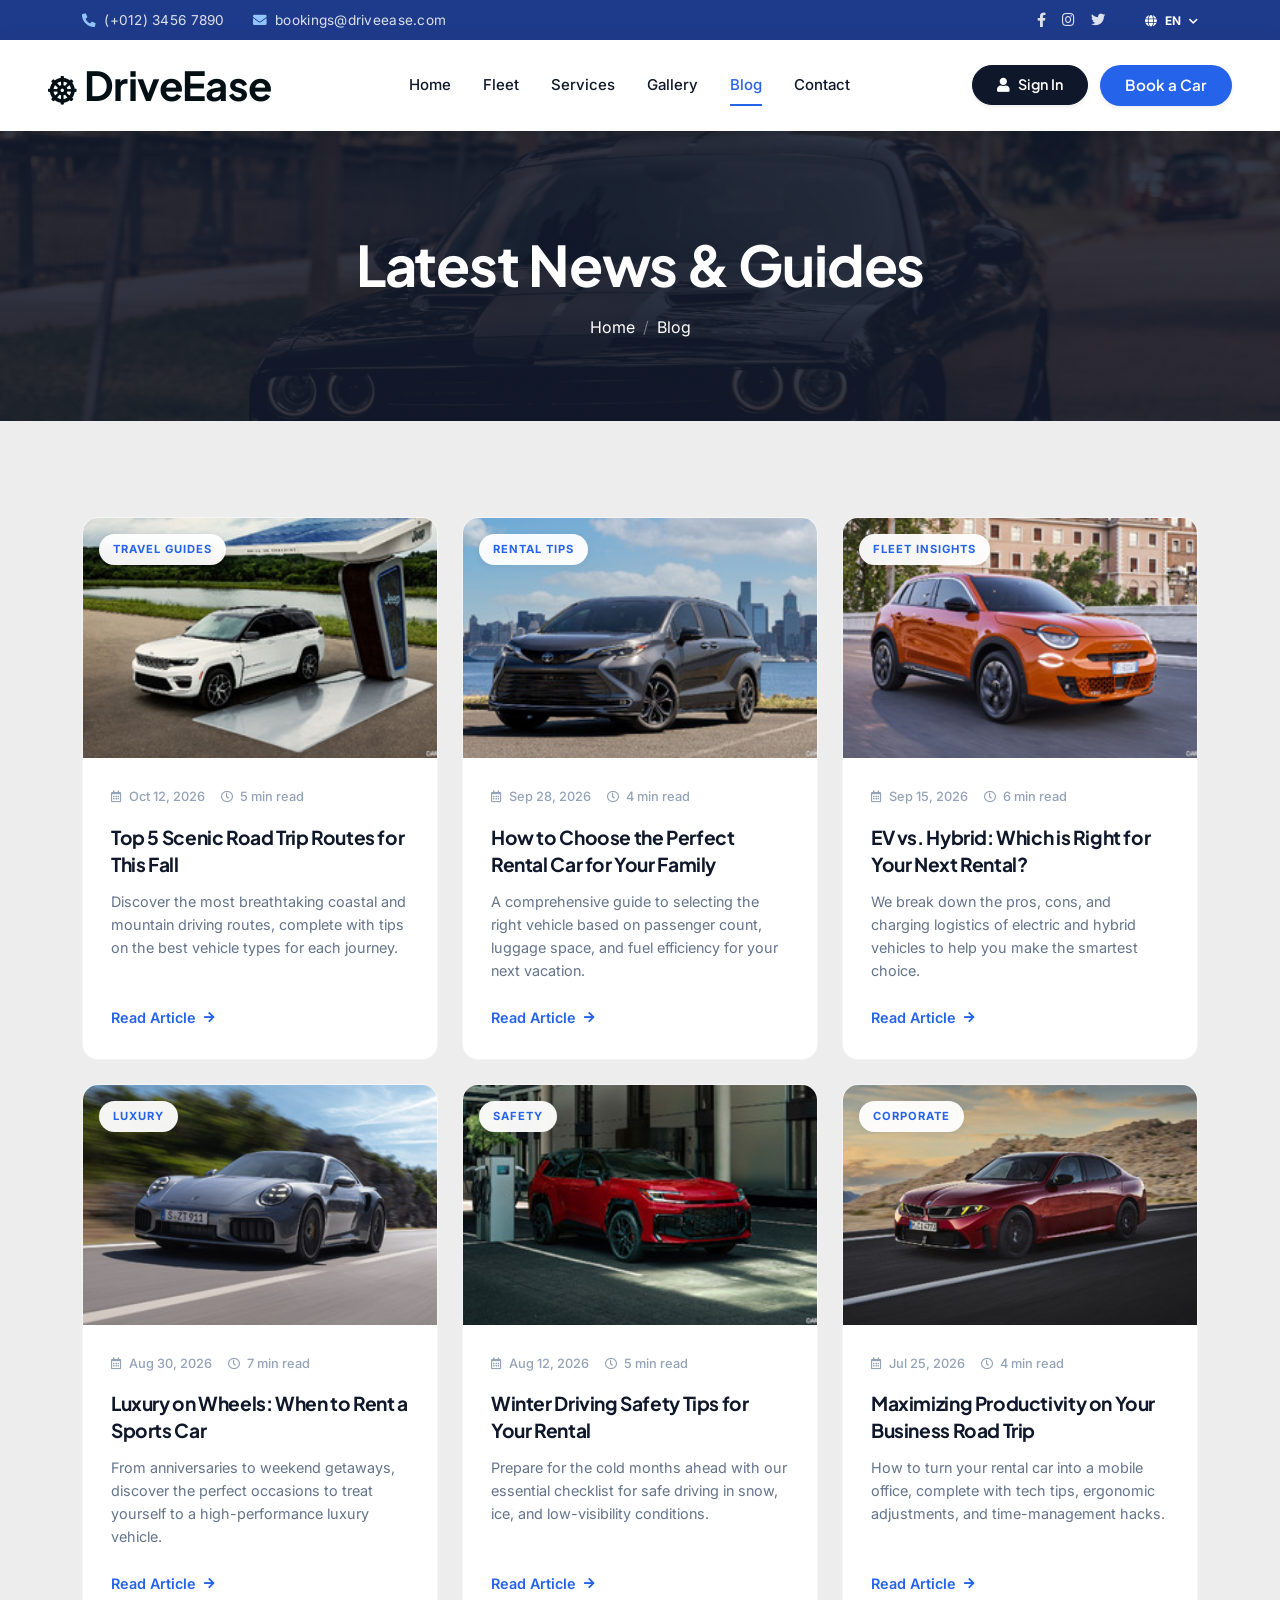
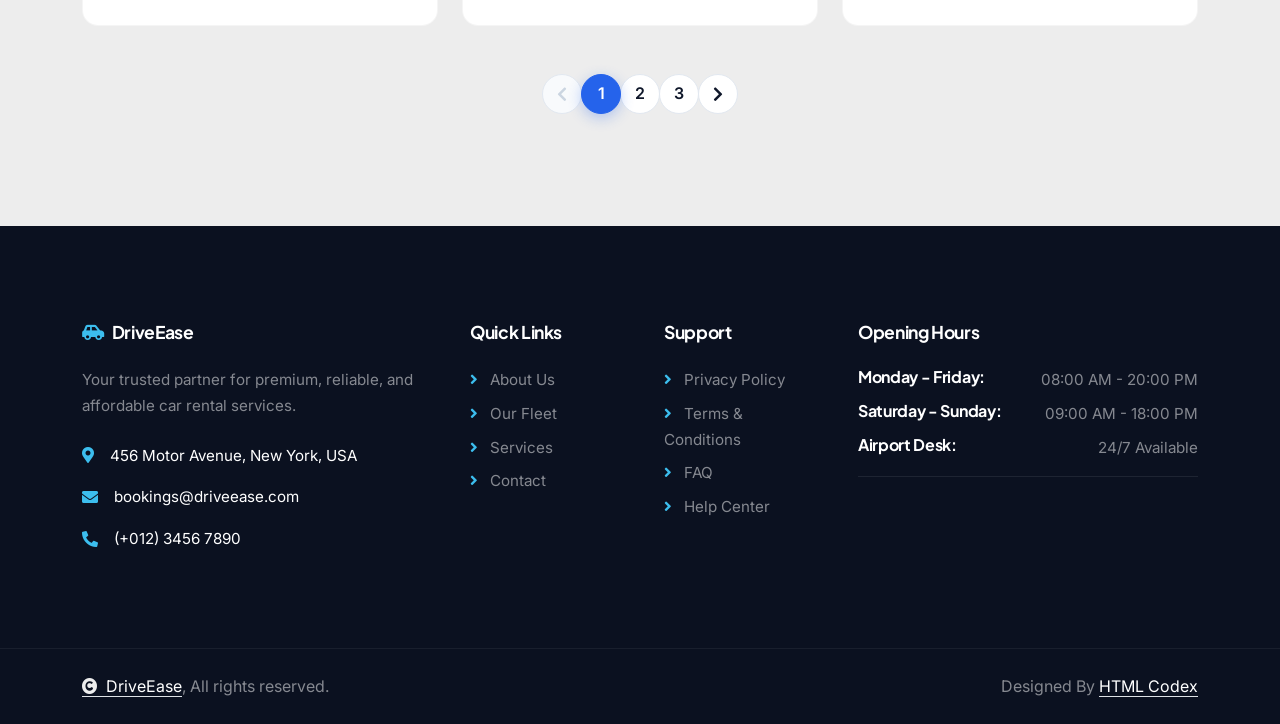
<file: blog.html>
<!DOCTYPE html>
<html lang="en">

<head>
    <meta charset="utf-8">
    <title>Blog & Travel Guides - DriveEase Premium Car Rental</title>
    <meta content="width=device-width, initial-scale=1.0" name="viewport">
    <meta content="car rental blog, travel guides, road trip tips, car maintenance" name="keywords">
    <meta content="Read the latest news, expert travel guides, and car rental tips from the DriveEase team." name="description">

    <!-- Google Web Fonts -->
    <link rel="preconnect" href="https://fonts.googleapis.com">
    <link rel="preconnect" href="https://fonts.gstatic.com" crossorigin>
    <link href="https://fonts.googleapis.com/css2?family=Inter:wght@300;400;500;600&family=Plus+Jakarta+Sans:wght@500;600;700;800&display=swap" rel="stylesheet"> 

    <!-- Icon Font Stylesheet -->
    <link rel="stylesheet" href="https://use.fontawesome.com/releases/v5.15.4/css/all.css"/>
    <link href="https://cdn.jsdelivr.net/npm/bootstrap-icons@1.4.1/font/bootstrap-icons.css" rel="stylesheet">

    <!-- Libraries Stylesheet -->
    <link href="lib/animate/animate.min.css" rel="stylesheet">
    <link href="lib/lightbox/css/lightbox.min.css" rel="stylesheet">
    <link href="lib/owlcarousel/assets/owl.carousel.min.css" rel="stylesheet">

    <!-- Customized Bootstrap Stylesheet -->
    <link href="css/bootstrap.min.css" rel="stylesheet">

    <!-- Template Stylesheet -->
    <link href="css/style.css" rel="stylesheet">

    <!-- Blog Page Specific Styles -->
    <style>
        :root {
            --bs-primary: #2563eb;
            --bs-light: #f8fafc;
            --bs-dark: #0f172a;
            --radius-sm: 8px;
            --radius-md: 12px;
            --radius-lg: 16px;
            --transition: all 0.3s cubic-bezier(0.4, 0, 0.2, 1);
        }
        body { font-family: 'Inter', sans-serif; color: #64748b; background-color: #ffffff; }
        h1, h2, h3, h4, h5, h6 { font-family: 'Plus Jakarta Sans', sans-serif; color: var(--bs-dark); font-weight: 700; }

        /* Breadcrumb Header */
        .bg-breadcrumb {
            background: linear-gradient(rgba(15, 23, 42, 0.85), rgba(15, 23, 42, 0.85)), url('img/Cars/florian-schneider-799KfBloSFQ-unsplash.jpg') center/cover no-repeat;
            padding: 100px 0 80px;
        }

        /* Blog Cards */
        .blog-card {
            background: #ffffff;
            border-radius: var(--radius-lg);
            border: 1px solid rgba(0, 0, 0, 0.04);
            overflow: hidden;
            display: flex;
            flex-direction: column;
            height: 100%;
            transition: var(--transition);
        }
        .blog-card:hover {
            transform: translateY(-8px);
            box-shadow: 0 20px 40px rgba(0, 0, 0, 0.08);
            border-color: transparent;
        }

        /* Image & Tag */
        .blog-card .blog-img {
            position: relative;
            height: 240px;
            overflow: hidden;
        }
        .blog-card .blog-img img {
            width: 100%;
            height: 100%;
            object-fit: cover;
            transition: transform 0.6s cubic-bezier(0.25, 0.46, 0.45, 0.94);
        }
        .blog-card:hover .blog-img img {
            transform: scale(1.05);
        }
        .blog-card .blog-tag {
            position: absolute;
            top: 16px;
            left: 16px;
            background: rgba(255, 255, 255, 0.95);
            backdrop-filter: blur(4px);
            -webkit-backdrop-filter: blur(4px);
            color: var(--bs-primary);
            font-size: 0.7rem;
            font-weight: 700;
            text-transform: uppercase;
            letter-spacing: 1px;
            padding: 6px 14px;
            border-radius: 50px;
            z-index: 2;
            box-shadow: 0 2px 8px rgba(0,0,0,0.05);
        }

        /* Content Area */
        .blog-card .blog-content {
            padding: 28px;
            display: flex;
            flex-direction: column;
            flex-grow: 1;
        }
        .blog-card .blog-meta {
            display: flex;
            gap: 16px;
            font-size: 0.8rem;
            color: #94a3b8;
            margin-bottom: 16px;
            font-weight: 500;
        }
        .blog-card .blog-meta i {
            font-size: 0.75rem;
            margin-right: 4px;
        }

        /* 2-Line Title Clamp */
        .blog-card .blog-title {
            font-family: var(--font-heading);
            font-size: 1.2rem;
            font-weight: 700;
            line-height: 1.4;
            margin-bottom: 12px;
            display: -webkit-box;
            -webkit-line-clamp: 2;
            -webkit-box-orient: vertical;
            overflow: hidden;
        }
        .blog-card .blog-title a {
            color: var(--bs-dark);
            text-decoration: none;
            transition: color 0.3s ease;
        }
        .blog-card:hover .blog-title a {
            color: var(--bs-primary);
        }
        .blog-card .blog-excerpt {
            font-size: 0.9rem;
            color: #64748b;
            line-height: 1.6;
            margin-bottom: 24px;
            flex-grow: 1;
        }

        /* Animated Read More Link */
        .blog-card .blog-link {
            display: inline-flex;
            align-items: center;
            gap: 8px;
            font-size: 0.9rem;
            font-weight: 600;
            color: var(--bs-primary);
            text-decoration: none;
            margin-top: auto;
            transition: gap 0.3s ease;
        }
        .blog-card .blog-link i {
            font-size: 0.75rem;
            transition: transform 0.3s ease;
        }
        .blog-card .blog-link:hover {
            gap: 12px;
        }
        .blog-card .blog-link:hover i {
            transform: translateX(4px);
        }

        /* Minimalist Pagination */
        .pagination .page-link {
            width: 40px; height: 40px;
            display: flex; align-items: center; justify-content: center;
            border-radius: 50% !important;
            color: var(--bs-dark);
            font-weight: 600;
            border: 1px solid #e2e8f0;
            background: #fff;
            transition: var(--transition);
        }
        .pagination .page-link:hover {
            background: var(--bs-light);
            color: var(--bs-primary);
            border-color: var(--bs-primary);
        }
        .pagination .page-item.active .page-link {
            background: var(--bs-primary);
            color: #fff;
            border-color: var(--bs-primary);
            box-shadow: 0 4px 14px 0 rgba(37, 99, 235, 0.3);
        }
        .pagination .page-item.disabled .page-link {
            background: #f8fafc;
            color: #cbd5e1;
            border-color: #e2e8f0;
        }
    </style>
</head>

<body>

    <!-- Spinner Start -->
    <div id="spinner" class="show bg-white position-fixed translate-middle w-100 vh-100 top-50 start-50 d-flex align-items-center justify-content-center">
        <div class="spinner-border text-primary" style="width: 3rem; height: 3rem;" role="status">
            <span class="sr-only">Loading...</span>
        </div>
    </div>
    <!-- Spinner End -->

    <!-- Top Info Bar Start -->
    <div class="top-info-bar py-2 d-none d-md-block">
        <div class="container">
            <div class="row align-items-center">
                <div class="col-md-6 text-center text-md-start">
                    <span class="me-4"><i class="fas fa-phone-alt me-2"></i>(+012) 3456 7890</span>
                    <span><i class="fas fa-envelope me-2"></i>bookings@driveease.com</span>
                </div>
                <div class="col-md-6 text-center text-md-end">
                    <div class="d-inline-flex align-items-center gap-3">
                        <a href="#" class="social-link"><i class="fab fa-facebook-f"></i></a>
                        <a href="#" class="social-link"><i class="fab fa-instagram"></i></a>
                        <a href="#" class="social-link"><i class="fab fa-twitter"></i></a>
                        <div class="vr bg-white-50 mx-1" style="opacity: 0.3;"></div>
                        <div class="dropdown">
                            <a class="lang-dropdown text-decoration-none small fw-bold" href="#" role="button" data-bs-toggle="dropdown" aria-expanded="false">
                                <i class="fas fa-globe me-1"></i> EN <i class="fas fa-chevron-down ms-1" style="font-size: 10px;"></i>
                            </a>
                            <ul class="dropdown-menu dropdown-menu-end shadow-sm border-0 mt-2">
                                <li><a class="dropdown-item py-2" href="#">🇺🇸 English</a></li>
                                <li><a class="dropdown-item py-2" href="#">🇪🇸 Spanish</a></li>
                                <li><a class="dropdown-item py-2" href="#">🇫🇷 French</a></li>
                            </ul>
                        </div>
                    </div>
                </div>
            </div>
        </div>
    </div>
    <!-- Top Info Bar End -->

    <!-- Navbar Start -->
    <div class="container-fluid nav-bar sticky-top px-4 px-lg-5 py-3 py-lg-0">
        <nav class="navbar navbar-expand-lg navbar-light">
            <a href="index.html" class="navbar-brand p-0 d-flex align-items-center">
                <h1 class="display-6 fw-bold mb-0 text-dark">
                    <i class="fas fa-dharmachakra text-dark me-2" style="font-size: 1.8rem;"></i>DriveEase
                </h1>
            </a>
            <button class="navbar-toggler border-0" type="button" data-bs-toggle="collapse" data-bs-target="#navbarCollapse">
                <span class="fa fa-bars text-dark"></span>
            </button>
            <div class="collapse navbar-collapse" id="navbarCollapse">
                <div class="navbar-nav mx-auto py-0">
                    <a href="index.html" class="nav-item nav-link">Home</a>
                    <a href="fleet.html" class="nav-item nav-link">Fleet</a>
                    <a href="services.html" class="nav-item nav-link">Services</a>
                    <a href="gallery.html" class="nav-item nav-link">Gallery</a>
                    <a href="blog.html" class="nav-item nav-link active">Blog</a>
                    <a href="contact.html" class="nav-item nav-link">Contact</a>
                </div>
                <a href="signin.html" class="btn btn-signin rounded-pill py-2 px-4 flex-shrink-0 shadow-sm d-flex align-items-center gap-2">
                    <i class="fas fa-user"></i> Sign In
                </a>
                 <a href="book.html" class="btn btn-primary rounded-pill py-2 px-4 flex-shrink-0 shadow-sm">Book a Car</a>
            </div>
        </nav>
    </div>
    <!-- Navbar End -->

    <!-- Page Header Start -->
    <div class="bg-breadcrumb">
        <div class="container">
            <div class="row">
                <div class="col-12 text-center wow fadeInUp" data-wow-delay="0.2s">
                    <h1 class="display-4 text-white fw-bold mb-3">Latest News & Guides</h1>
                    <nav aria-label="breadcrumb">
                        <ol class="breadcrumb justify-content-center mb-0">
                            <li class="breadcrumb-item"><a href="index.html" class="text-white text-decoration-none opacity-75">Home</a></li>
                            <li class="breadcrumb-item active text-white" aria-current="page">Blog</li>
                        </ol>
                    </nav>
                </div>
            </div>
        </div>
    </div>
    <!-- Page Header End -->

    <!-- Blog Grid Start -->
    <div class="container-fluid py-5 bg-light">
        <div class="container py-5">
            <div class="row g-4">
                
                <!-- Blog Card 1 -->
                <div class="col-lg-4 col-md-6 wow fadeInUp" data-wow-delay="0.1s">
                    <div class="blog-card">
                        <div class="blog-img">
                            <img src="img/Cars/2022_jeep_grand_cherokee_4xe_1_1920x1080.jpg" alt="Road Trip Routes">
                            <span class="blog-tag">Travel Guides</span>
                        </div>
                        <div class="blog-content">
                            <div class="blog-meta">
                                <span><i class="far fa-calendar-alt"></i> Oct 12, 2026</span>
                                <span><i class="far fa-clock"></i> 5 min read</span>
                            </div>
                            <h4 class="blog-title">
                                <a href="#">Top 5 Scenic Road Trip Routes for This Fall</a>
                            </h4>
                            <p class="blog-excerpt">Discover the most breathtaking coastal and mountain driving routes, complete with tips on the best vehicle types for each journey.</p>
                            <a href="#" class="blog-link">Read Article <i class="fas fa-arrow-right"></i></a>
                        </div>
                    </div>
                </div>

                <!-- Blog Card 2 -->
                <div class="col-lg-4 col-md-6 wow fadeInUp" data-wow-delay="0.2s">
                    <div class="blog-card">
                        <div class="blog-img">
                            <img src="img/Cars/2025_toyota_sienna_1_1920x1080.jpg" alt="Family Car Guide">
                            <span class="blog-tag">Rental Tips</span>
                        </div>
                        <div class="blog-content">
                            <div class="blog-meta">
                                <span><i class="far fa-calendar-alt"></i> Sep 28, 2026</span>
                                <span><i class="far fa-clock"></i> 4 min read</span>
                            </div>
                            <h4 class="blog-title">
                                <a href="#">How to Choose the Perfect Rental Car for Your Family</a>
                            </h4>
                            <p class="blog-excerpt">A comprehensive guide to selecting the right vehicle based on passenger count, luggage space, and fuel efficiency for your next vacation.</p>
                            <a href="#" class="blog-link">Read Article <i class="fas fa-arrow-right"></i></a>
                        </div>
                    </div>
                </div>

                <!-- Blog Card 3 -->
                <div class="col-lg-4 col-md-6 wow fadeInUp" data-wow-delay="0.3s">
                    <div class="blog-card">
                        <div class="blog-img">
                            <img src="img/Cars/2024_fiat_600e_1_1920x1080.jpg" alt="EV vs Hybrid">
                            <span class="blog-tag">Fleet Insights</span>
                        </div>
                        <div class="blog-content">
                            <div class="blog-meta">
                                <span><i class="far fa-calendar-alt"></i> Sep 15, 2026</span>
                                <span><i class="far fa-clock"></i> 6 min read</span>
                            </div>
                            <h4 class="blog-title">
                                <a href="#">EV vs. Hybrid: Which is Right for Your Next Rental?</a>
                            </h4>
                            <p class="blog-excerpt">We break down the pros, cons, and charging logistics of electric and hybrid vehicles to help you make the smartest choice.</p>
                            <a href="#" class="blog-link">Read Article <i class="fas fa-arrow-right"></i></a>
                        </div>
                    </div>
                </div>

                <!-- Blog Card 4 -->
                <div class="col-lg-4 col-md-6 wow fadeInUp" data-wow-delay="0.4s">
                    <div class="blog-card">
                        <div class="blog-img">
                            <img src="img/Cars/2026_porsche_911_turbo_s_1_1600x1200.jpg" alt="Luxury Sports Car">
                            <span class="blog-tag">Luxury</span>
                        </div>
                        <div class="blog-content">
                            <div class="blog-meta">
                                <span><i class="far fa-calendar-alt"></i> Aug 30, 2026</span>
                                <span><i class="far fa-clock"></i> 7 min read</span>
                            </div>
                            <h4 class="blog-title">
                                <a href="#">Luxury on Wheels: When to Rent a Sports Car</a>
                            </h4>
                            <p class="blog-excerpt">From anniversaries to weekend getaways, discover the perfect occasions to treat yourself to a high-performance luxury vehicle.</p>
                            <a href="#" class="blog-link">Read Article <i class="fas fa-arrow-right"></i></a>
                        </div>
                    </div>
                </div>

                <!-- Blog Card 5 -->
                <div class="col-lg-4 col-md-6 wow fadeInUp" data-wow-delay="0.5s">
                    <div class="blog-card">
                        <div class="blog-img">
                            <img src="img/Cars/2026_toyota_rav4_1_1920x1080.jpg" alt="Winter Driving">
                            <span class="blog-tag">Safety</span>
                        </div>
                        <div class="blog-content">
                            <div class="blog-meta">
                                <span><i class="far fa-calendar-alt"></i> Aug 12, 2026</span>
                                <span><i class="far fa-clock"></i> 5 min read</span>
                            </div>
                            <h4 class="blog-title">
                                <a href="#">Winter Driving Safety Tips for Your Rental</a>
                            </h4>
                            <p class="blog-excerpt">Prepare for the cold months ahead with our essential checklist for safe driving in snow, ice, and low-visibility conditions.</p>
                            <a href="#" class="blog-link">Read Article <i class="fas fa-arrow-right"></i></a>
                        </div>
                    </div>
                </div>

                <!-- Blog Card 6 -->
                <div class="col-lg-4 col-md-6 wow fadeInUp" data-wow-delay="0.6s">
                    <div class="blog-card">
                        <div class="blog-img">
                            <img src="img/Cars/2027_bmw_3_series_1_1600x1200.jpg" alt="Business Travel">
                            <span class="blog-tag">Corporate</span>
                        </div>
                        <div class="blog-content">
                            <div class="blog-meta">
                                <span><i class="far fa-calendar-alt"></i> Jul 25, 2026</span>
                                <span><i class="far fa-clock"></i> 4 min read</span>
                            </div>
                            <h4 class="blog-title">
                                <a href="#">Maximizing Productivity on Your Business Road Trip</a>
                            </h4>
                            <p class="blog-excerpt">How to turn your rental car into a mobile office, complete with tech tips, ergonomic adjustments, and time-management hacks.</p>
                            <a href="#" class="blog-link">Read Article <i class="fas fa-arrow-right"></i></a>
                        </div>
                    </div>
                </div>

            </div>

            <!-- Pagination -->
            <div class="row mt-5">
                <div class="col-12">
                    <nav aria-label="Page navigation" class="wow fadeInUp" data-wow-delay="0.2s">
                        <ul class="pagination justify-content-center">
                            <li class="page-item disabled">
                                <a class="page-link" href="#"><i class="fas fa-chevron-left"></i></a>
                            </li>
                            <li class="page-item active"><a class="page-link" href="#">1</a></li>
                            <li class="page-item"><a class="page-link" href="#">2</a></li>
                            <li class="page-item"><a class="page-link" href="#">3</a></li>
                            <li class="page-item">
                                <a class="page-link" href="#"><i class="fas fa-chevron-right"></i></a>
                            </li>
                        </ul>
                    </nav>
                </div>
            </div>
        </div>
    </div>
    <!-- Blog Grid End -->

    <!-- Footer Start -->
    <div class="container-fluid footer py-5 wow fadeIn" data-wow-delay="0.1s">
        <div class="container py-5">
            <div class="row g-5">
                <div class="col-md-6 col-lg-6 col-xl-4">
                    <div class="footer-item">
                        <a href="index.html" class="p-0">
                            <h4 class="text-white mb-4 fw-bold"><i class="fas fa-car-side text-primary me-2"></i>DriveEase</h4>
                        </a>
                        <p class="text-white-50 mb-4">Your trusted partner for premium, reliable, and affordable car rental services.</p>
                        <div class="d-flex align-items-center mb-3">
                            <i class="fas fa-map-marker-alt text-primary me-3"></i>
                            <p class="text-white mb-0">456 Motor Avenue, New York, USA</p>
                        </div>
                        <div class="d-flex align-items-center mb-3">
                            <i class="fas fa-envelope text-primary me-3"></i>
                            <p class="text-white mb-0">bookings@driveease.com</p>
                        </div>
                        <div class="d-flex align-items-center">
                            <i class="fa fa-phone-alt text-primary me-3"></i>
                            <p class="text-white mb-0">(+012) 3456 7890</p>
                        </div>
                    </div>
                </div>
                <div class="col-md-6 col-lg-6 col-xl-2">
                    <div class="footer-item">
                        <h4 class="text-white mb-4 fw-bold">Quick Links</h4>
                        <a href="#" class="d-block mb-2 text-decoration-none text-white-50"><i class="fas fa-angle-right me-2 text-primary"></i> About Us</a>
                        <a href="#" class="d-block mb-2 text-decoration-none text-white-50"><i class="fas fa-angle-right me-2 text-primary"></i> Our Fleet</a>
                        <a href="#" class="d-block mb-2 text-decoration-none text-white-50"><i class="fas fa-angle-right me-2 text-primary"></i> Services</a>
                        <a href="#" class="d-block mb-2 text-decoration-none text-white-50"><i class="fas fa-angle-right me-2 text-primary"></i> Contact</a>
                    </div>
                </div>
                <div class="col-md-6 col-lg-6 col-xl-2">
                    <div class="footer-item">
                        <h4 class="text-white mb-4 fw-bold">Support</h4>
                        <a href="#" class="d-block mb-2 text-decoration-none text-white-50"><i class="fas fa-angle-right me-2 text-primary"></i> Privacy Policy</a>
                        <a href="#" class="d-block mb-2 text-decoration-none text-white-50"><i class="fas fa-angle-right me-2 text-primary"></i> Terms & Conditions</a>
                        <a href="#" class="d-block mb-2 text-decoration-none text-white-50"><i class="fas fa-angle-right me-2 text-primary"></i> FAQ</a>
                        <a href="#" class="d-block mb-2 text-decoration-none text-white-50"><i class="fas fa-angle-right me-2 text-primary"></i> Help Center</a>
                    </div>
                </div>
                <div class="col-md-6 col-lg-6 col-xl-4">
                    <div class="footer-item">
                        <h4 class="text-white mb-4 fw-bold">Opening Hours</h4>
                        <div class="opening-date mb-3 pb-3" style="border-bottom: 1px solid rgba(255,255,255,0.08);">
                            <div class="d-flex justify-content-between mb-2">
                                <h6 class="text-white mb-0">Monday - Friday:</h6>
                                <p class="text-white-50 mb-0">08:00 AM - 20:00 PM</p>
                            </div>
                            <div class="d-flex justify-content-between mb-2">
                                <h6 class="text-white mb-0">Saturday - Sunday:</h6>
                                <p class="text-white-50 mb-0">09:00 AM - 18:00 PM</p>
                            </div>
                            <div class="d-flex justify-content-between">
                                <h6 class="text-white mb-0">Airport Desk:</h6>
                                <p class="text-white-50 mb-0">24/7 Available</p>
                            </div>
                        </div>
                    </div>
                </div>
            </div>
        </div>
    </div>
    <!-- Footer End -->
    
    <!-- Copyright Start -->
    <div class="container-fluid copyright py-4" style="background: #0b1120; border-top: 1px solid rgba(255, 255, 255, 0.06);">
        <div class="container">
            <div class="row g-4 align-items-center">
                <div class="col-md-6 text-center text-md-start mb-md-0">
                    <span class="text-white-50"><a href="#" class="border-bottom text-white text-decoration-none"><i class="fas fa-copyright text-light me-2"></i>DriveEase</a>, All rights reserved.</span>
                </div>
                <div class="col-md-6 text-center text-md-end text-white-50">
                    Designed By <a class="border-bottom text-white text-decoration-none" href="https://htmlcodex.com">HTML Codex</a>
                </div>
            </div>
        </div>
    </div>
    <!-- Copyright End -->

    <!-- Back to Top -->
    <a href="#" class="btn btn-primary btn-lg-square rounded-circle back-to-top" style="position: fixed; right: 30px; bottom: 30px; z-index: 99;"><i class="fa fa-arrow-up"></i></a>   

    <!-- JavaScript Libraries -->
    <script src="https://ajax.googleapis.com/ajax/libs/jquery/3.6.4/jquery.min.js"></script>
    <script src="https://cdn.jsdelivr.net/npm/bootstrap@5.0.0/dist/js/bootstrap.bundle.min.js"></script>
    <script src="lib/wow/wow.min.js"></script>
    <script src="lib/easing/easing.min.js"></script>
    <script src="lib/waypoints/waypoints.min.js"></script>
    <script src="lib/counterup/counterup.min.js"></script>
    <script src="lib/lightbox/js/lightbox.min.js"></script>
    <script src="lib/owlcarousel/owl.carousel.min.js"></script>

    <!-- Template Javascript -->
    <script src="js/main.js"></script>
</body>
</html>
</file>
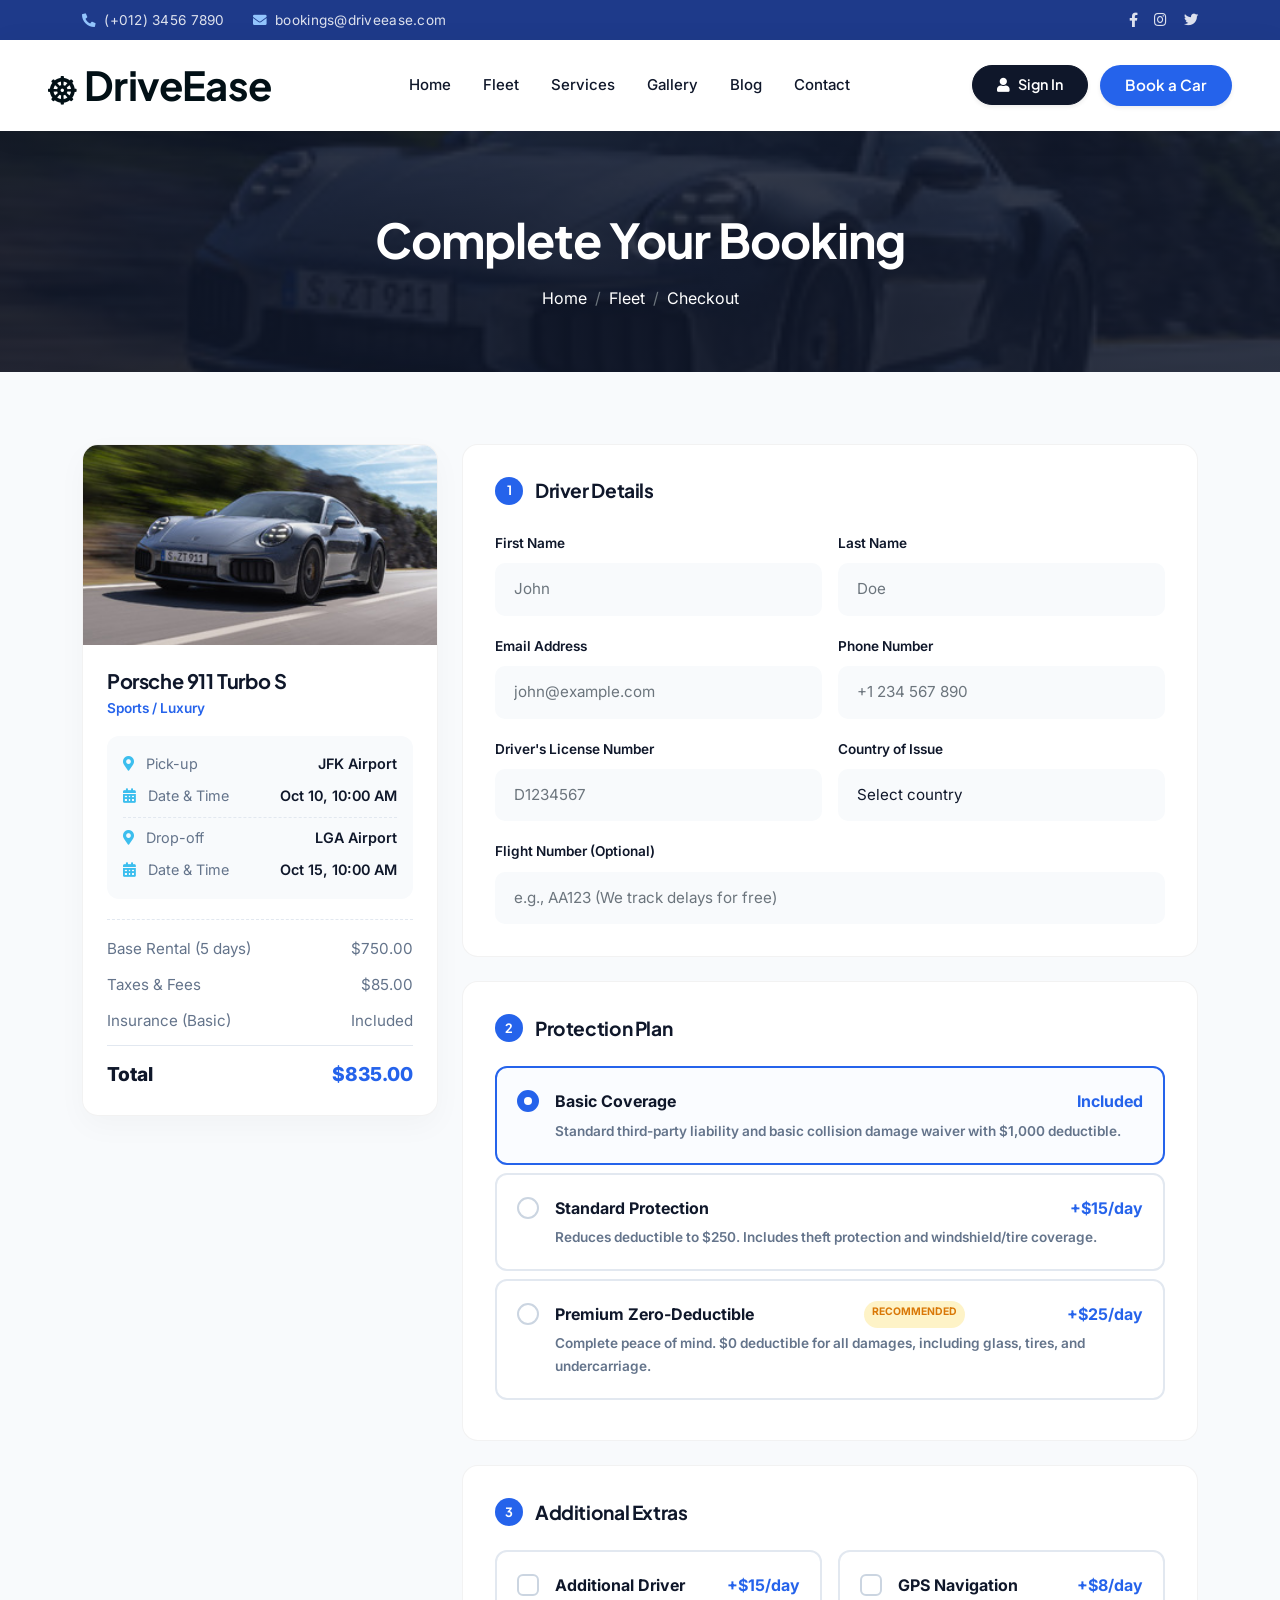
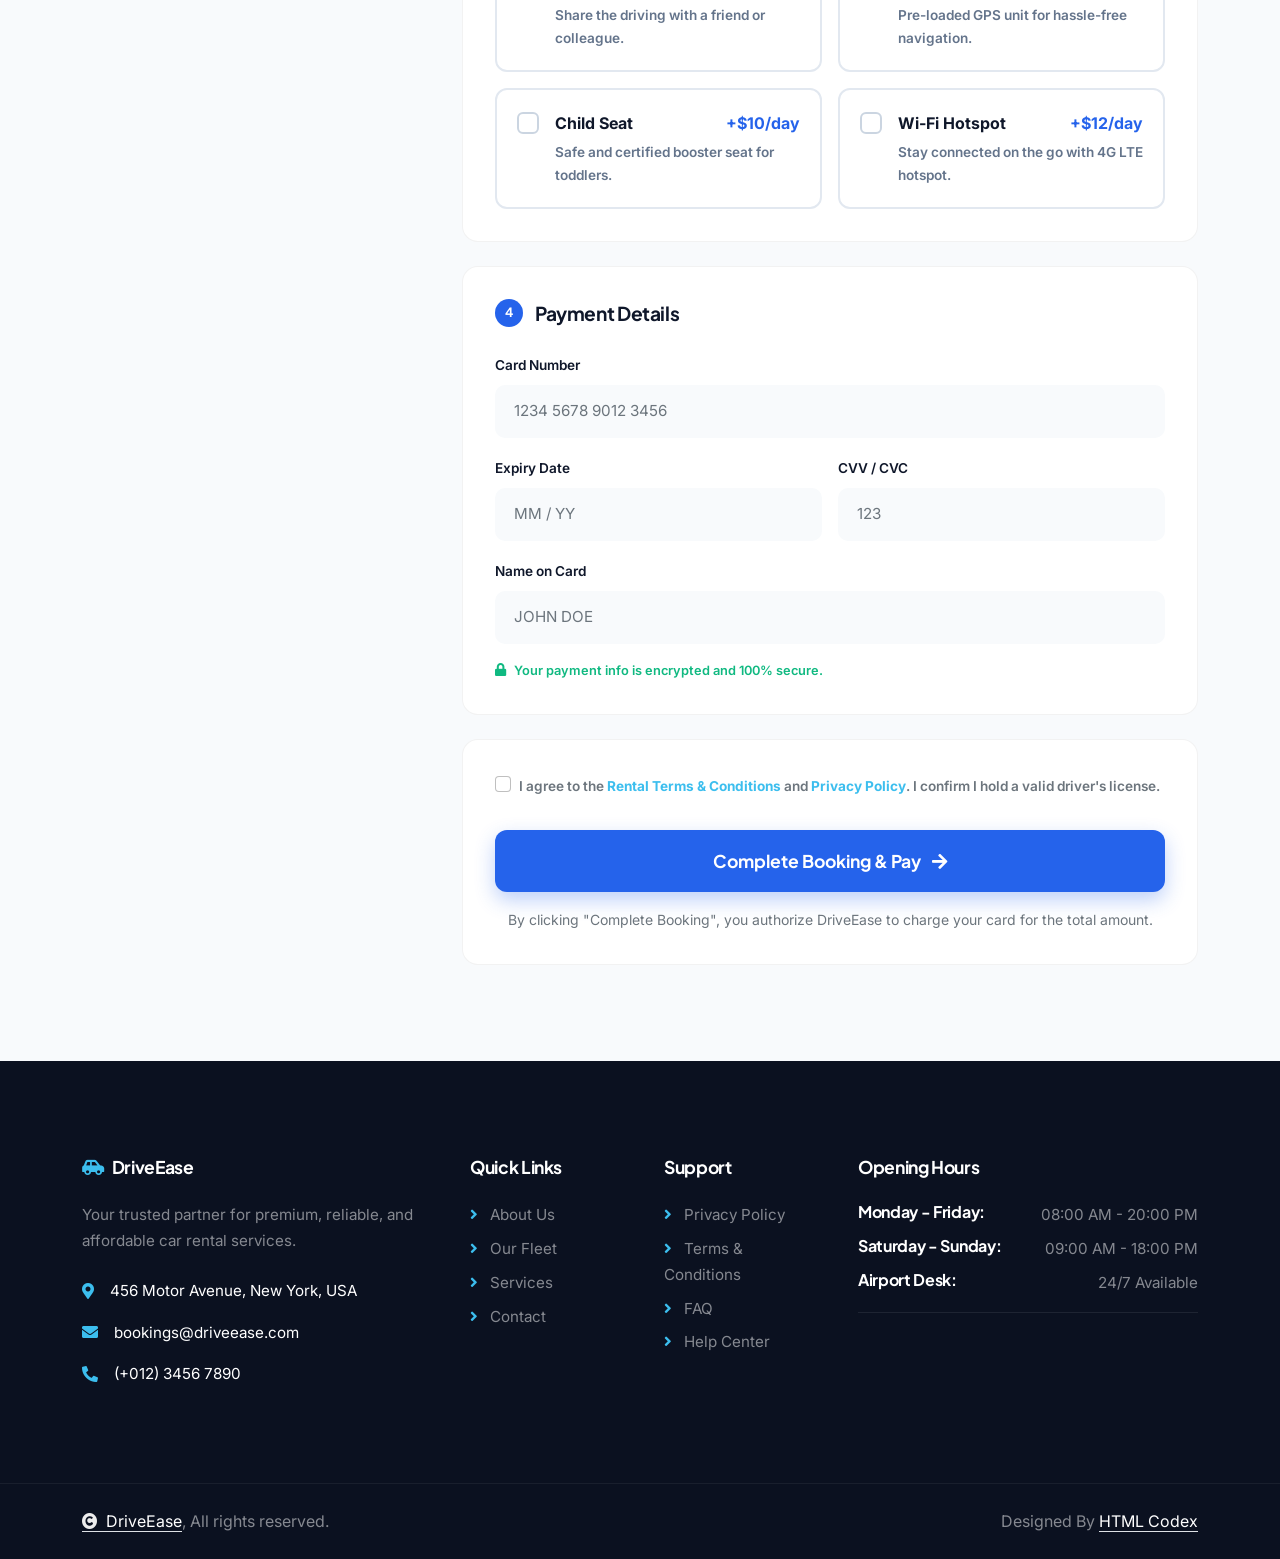
<file: book.html>
<!DOCTYPE html>
<html lang="en">

<head>
    <meta charset="utf-8">
    <title>Complete Booking - DriveEase Premium Car Rental</title>
    <meta content="width=device-width, initial-scale=1.0" name="viewport">
    <meta content="book car rental, reserve car, driveease booking" name="keywords">
    <meta content="Complete your premium car rental booking with DriveEase. Secure payment and instant confirmation." name="description">

    <!-- Google Web Fonts -->
    <link rel="preconnect" href="https://fonts.googleapis.com">
    <link rel="preconnect" href="https://fonts.gstatic.com" crossorigin>
    <link href="https://fonts.googleapis.com/css2?family=Inter:wght@300;400;500;600&family=Plus+Jakarta+Sans:wght@500;600;700;800&display=swap" rel="stylesheet"> 

    <!-- Icon Font Stylesheet -->
    <link rel="stylesheet" href="https://use.fontawesome.com/releases/v5.15.4/css/all.css"/>
    <link href="https://cdn.jsdelivr.net/npm/bootstrap-icons@1.4.1/font/bootstrap-icons.css" rel="stylesheet">

    <!-- Libraries Stylesheet -->
    <link href="lib/animate/animate.min.css" rel="stylesheet">
    <link href="lib/owlcarousel/assets/owl.carousel.min.css" rel="stylesheet">

    <!-- Customized Bootstrap Stylesheet -->
    <link href="css/bootstrap.min.css" rel="stylesheet">

    <!-- Template Stylesheet -->
    <link href="css/style.css" rel="stylesheet">

    <!-- Booking Page Specific Styles -->
    <style>
        :root {
            --bs-primary: #2563eb;
            --bs-light: #f8fafc;
            --bs-dark: #0f172a;
            --radius-sm: 8px;
            --radius-md: 12px;
            --radius-lg: 16px;
            --transition: all 0.3s cubic-bezier(0.4, 0, 0.2, 1);
        }
        body { font-family: 'Inter', sans-serif; color: #64748b; background-color: #f8fafc; }
        h1, h2, h3, h4, h5, h6 { font-family: 'Plus Jakarta Sans', sans-serif; color: var(--bs-dark); font-weight: 700; }

        /* Breadcrumb Header */
        .bg-breadcrumb {
            background: linear-gradient(rgba(15, 23, 42, 0.85), rgba(15, 23, 42, 0.85)), url('img/Cars/2026_porsche_911_turbo_s_1_1600x1200.jpg') center/cover no-repeat;
            padding: 80px 0 60px;
        }

        /* Booking Summary Card (Sticky) */
        .booking-summary {
            background: #ffffff;
            border-radius: var(--radius-lg);
            border: 1px solid rgba(0,0,0,0.05);
            box-shadow: 0 10px 30px rgba(0,0,0,0.03);
            position: sticky;
            top: 100px;
            overflow: hidden;
        }
        .summary-car-img {
            height: 200px;
            background: #f1f5f9;
            display: flex;
            align-items: center;
            justify-content: center;
            overflow: hidden;
        }
        .summary-car-img img {
            width: 100%;
            height: 100%;
            object-fit: cover;
        }
        .summary-body { padding: 24px; }
        .summary-car-title { font-size: 1.25rem; margin-bottom: 4px; }
        .summary-car-type { font-size: 0.85rem; color: var(--bs-primary); font-weight: 600; margin-bottom: 16px; }
        
        .summary-details {
            background: #f8fafc;
            border-radius: var(--radius-md);
            padding: 16px;
            margin-bottom: 20px;
        }
        .summary-details .detail-row {
            display: flex;
            justify-content: space-between;
            font-size: 0.9rem;
            margin-bottom: 8px;
        }
        .summary-details .detail-row:last-child { margin-bottom: 0; }
        .summary-details .detail-label { color: #64748b; }
        .summary-details .detail-value { color: var(--bs-dark); font-weight: 600; }

        .price-breakdown { border-top: 1px dashed #e2e8f0; padding-top: 16px; }
        .price-row {
            display: flex;
            justify-content: space-between;
            font-size: 0.95rem;
            margin-bottom: 10px;
        }
        .price-row.total {
            font-size: 1.2rem;
            font-weight: 800;
            color: var(--bs-dark);
            border-top: 1px solid #e2e8f0;
            padding-top: 12px;
            margin-top: 12px;
            margin-bottom: 0;
        }
        .price-row.total .total-amount { color: var(--bs-primary); }

        /* Booking Form Sections */
        .form-section {
            background: #ffffff;
            border-radius: var(--radius-lg);
            border: 1px solid rgba(0,0,0,0.05);
            padding: 32px;
            margin-bottom: 24px;
        }
        .form-section-title {
            font-size: 1.2rem;
            margin-bottom: 24px;
            display: flex;
            align-items: center;
            gap: 12px;
        }
        .form-section-title .step-badge {
            width: 28px;
            height: 28px;
            background: var(--bs-primary);
            color: #fff;
            border-radius: 50%;
            display: flex;
            align-items: center;
            justify-content: center;
            font-size: 0.8rem;
            font-weight: 700;
        }

        /* Form Inputs */
        .booking-form .form-control, .booking-form .form-select {
            background: #f8fafc;
            border: 1px solid transparent;
            border-radius: 10px;
            padding: 14px 18px;
            font-size: 0.95rem;
            color: var(--bs-dark);
            transition: var(--transition);
        }
        .booking-form .form-control:focus, .booking-form .form-select:focus {
            background: #ffffff;
            border-color: var(--bs-primary);
            box-shadow: 0 0 0 4px rgba(37, 99, 235, 0.1);
        }
        .booking-form label {
            font-size: 0.85rem;
            font-weight: 600;
            color: var(--bs-dark);
            margin-bottom: 8px;
        }

        /* Custom Radio Cards (Insurance & Extras) */
        .option-card {
            position: relative;
            border: 2px solid #e2e8f0;
            border-radius: var(--radius-md);
            padding: 20px;
            cursor: pointer;
            transition: var(--transition);
            margin-bottom: 12px;
            display: flex;
            align-items: flex-start;
            gap: 16px;
        }
        .option-card:hover { border-color: #cbd5e1; background: #fcfcfd; }
        .option-card input[type="radio"], .option-card input[type="checkbox"] {
            position: absolute; opacity: 0;
        }
        .option-card.active {
            border-color: var(--bs-primary);
            background: rgba(37, 99, 235, 0.02);
        }
        .option-card .radio-circle {
            width: 22px; height: 22px;
            border: 2px solid #cbd5e1;
            border-radius: 50%;
            flex-shrink: 0;
            display: flex; align-items: center; justify-content: center;
            transition: var(--transition);
            margin-top: 2px;
        }
        .option-card.active .radio-circle {
            border-color: var(--bs-primary);
            background: var(--bs-primary);
        }
        .option-card.active .radio-circle::after {
            content: '';
            width: 8px; height: 8px;
            background: #fff;
            border-radius: 50%;
        }
        .option-content { flex: 1; }
        .option-title { font-size: 1rem; font-weight: 700; color: var(--bs-dark); margin-bottom: 4px; display: flex; justify-content: space-between; }
        .option-title .price { color: var(--bs-primary); }
        .option-desc { font-size: 0.85rem; color: #64748b; margin: 0; }
        .option-badge {
            font-size: 0.65rem;
            background: #fef3c7;
            color: #d97706;
            padding: 2px 8px;
            border-radius: 50px;
            font-weight: 700;
            margin-left: 8px;
        }

        /* Payment Security Badge */
        .secure-badge {
            display: flex;
            align-items: center;
            gap: 8px;
            font-size: 0.8rem;
            color: #10b981;
            font-weight: 600;
            margin-top: 16px;
        }

        /* Submit Button */
        .btn-complete-booking {
            background: var(--bs-primary);
            color: #fff;
            border: none;
            border-radius: 12px;
            padding: 18px;
            font-size: 1.1rem;
            font-weight: 700;
            width: 100%;
            transition: var(--transition);
            box-shadow: 0 8px 20px rgba(37, 99, 235, 0.3);
        }
        .btn-complete-booking:hover {
            background: #1d4ed8;
            transform: translateY(-2px);
            box-shadow: 0 12px 28px rgba(37, 99, 235, 0.4);
            color: #fff;
        }

        /* Mobile Adjustments */
        @media (max-width: 991px) {
            .booking-summary { position: static; margin-top: 30px; }
        }
    </style>
</head>

<body>

    <!-- Spinner Start -->
    <div id="spinner" class="show bg-white position-fixed translate-middle w-100 vh-100 top-50 start-50 d-flex align-items-center justify-content-center">
        <div class="spinner-border text-primary" style="width: 3rem; height: 3rem;" role="status">
            <span class="sr-only">Loading...</span>
        </div>
    </div>
    <!-- Spinner End -->

    <!-- Top Info Bar Start -->
    <div class="top-info-bar py-2 d-none d-md-block">
        <div class="container">
            <div class="row align-items-center">
                <div class="col-md-6 text-center text-md-start">
                    <span class="me-4"><i class="fas fa-phone-alt me-2"></i>(+012) 3456 7890</span>
                    <span><i class="fas fa-envelope me-2"></i>bookings@driveease.com</span>
                </div>
                <div class="col-md-6 text-center text-md-end">
                    <div class="d-inline-flex align-items-center gap-3">
                        <a href="#" class="social-link"><i class="fab fa-facebook-f"></i></a>
                        <a href="#" class="social-link"><i class="fab fa-instagram"></i></a>
                        <a href="#" class="social-link"><i class="fab fa-twitter"></i></a>
                    </div>
                </div>
            </div>
        </div>
    </div>
    <!-- Top Info Bar End -->

    <!-- Navbar Start -->
    <div class="container-fluid nav-bar sticky-top px-4 px-lg-5 py-3 py-lg-0">
        <nav class="navbar navbar-expand-lg navbar-light">
            <a href="index.html" class="navbar-brand p-0 d-flex align-items-center">
                <h1 class="display-6 fw-bold mb-0 text-dark">
                    <i class="fas fa-dharmachakra text-dark me-2" style="font-size: 1.8rem;"></i>DriveEase
                </h1>
            </a>
            <button class="navbar-toggler border-0" type="button" data-bs-toggle="collapse" data-bs-target="#navbarCollapse">
                <span class="fa fa-bars text-dark"></span>
            </button>
            <div class="collapse navbar-collapse" id="navbarCollapse">
                <div class="navbar-nav mx-auto py-0">
                    <a href="index.html" class="nav-item nav-link">Home</a>
                    <a href="fleet.html" class="nav-item nav-link">Fleet</a>
                    <a href="services.html" class="nav-item nav-link">Services</a>
                    <a href="gallery.html" class="nav-item nav-link">Gallery</a>
                    <a href="blog.html" class="nav-item nav-link">Blog</a>
                    <a href="contact.html" class="nav-item nav-link">Contact</a>
                </div>
                <a href="signin.html" class="btn btn-signin rounded-pill py-2 px-4 flex-shrink-0 shadow-sm d-flex align-items-center gap-2">
                    <i class="fas fa-user"></i> Sign In
                </a>
                 <a href="book.html" class="btn btn-primary rounded-pill py-2 px-4 flex-shrink-0 shadow-sm">Book a Car</a>
            </div>
        </nav>
    </div>
    <!-- Navbar End -->

    <!-- Page Header Start -->
    <div class="bg-breadcrumb">
        <div class="container">
            <div class="row">
                <div class="col-12 text-center wow fadeInUp" data-wow-delay="0.2s">
                    <h1 class="display-5 text-white fw-bold mb-3">Complete Your Booking</h1>
                    <nav aria-label="breadcrumb">
                        <ol class="breadcrumb justify-content-center mb-0">
                            <li class="breadcrumb-item"><a href="index.html" class="text-white text-decoration-none opacity-75">Home</a></li>
                            <li class="breadcrumb-item"><a href="fleet.html" class="text-white text-decoration-none opacity-75">Fleet</a></li>
                            <li class="breadcrumb-item active text-white" aria-current="page">Checkout</li>
                        </ol>
                    </nav>
                </div>
            </div>
        </div>
    </div>
    <!-- Page Header End -->

    <!-- Main Booking Content Start -->
    <div class="container-fluid py-5">
        <div class="container py-4">
            <div class="row g-4">
                
                <!-- Right Column: Booking Form (Order 1 on mobile, Order 2 on desktop) -->
                <div class="col-lg-8 order-lg-2">
                    <form class="booking-form">
                        
                        <!-- Section 1: Driver Details -->
                        <div class="form-section wow fadeInUp" data-wow-delay="0.1s">
                            <h4 class="form-section-title">
                                <span class="step-badge">1</span> Driver Details
                            </h4>
                            <div class="row g-3">
                                <div class="col-md-6">
                                    <label class="form-label">First Name</label>
                                    <input type="text" class="form-control" placeholder="John" required>
                                </div>
                                <div class="col-md-6">
                                    <label class="form-label">Last Name</label>
                                    <input type="text" class="form-control" placeholder="Doe" required>
                                </div>
                                <div class="col-md-6">
                                    <label class="form-label">Email Address</label>
                                    <input type="email" class="form-control" placeholder="john@example.com" required>
                                </div>
                                <div class="col-md-6">
                                    <label class="form-label">Phone Number</label>
                                    <input type="tel" class="form-control" placeholder="+1 234 567 890" required>
                                </div>
                                <div class="col-md-6">
                                    <label class="form-label">Driver's License Number</label>
                                    <input type="text" class="form-control" placeholder="D1234567" required>
                                </div>
                                <div class="col-md-6">
                                    <label class="form-label">Country of Issue</label>
                                    <select class="form-select" required>
                                        <option selected disabled>Select country</option>
                                        <option>United States</option>
                                        <option>United Kingdom</option>
                                        <option>Canada</option>
                                        <option>Australia</option>
                                    </select>
                                </div>
                                <div class="col-12">
                                    <label class="form-label">Flight Number (Optional)</label>
                                    <input type="text" class="form-control" placeholder="e.g., AA123 (We track delays for free)">
                                </div>
                            </div>
                        </div>

                        <!-- Section 2: Protection & Insurance -->
                        <div class="form-section wow fadeInUp" data-wow-delay="0.2s">
                            <h4 class="form-section-title">
                                <span class="step-badge">2</span> Protection Plan
                            </h4>
                            
                            <label class="option-card active" onclick="selectOption(this)">
                                <input type="radio" name="insurance" checked>
                                <span class="radio-circle"></span>
                                <div class="option-content">
                                    <div class="option-title">Basic Coverage <span class="price">Included</span></div>
                                    <p class="option-desc">Standard third-party liability and basic collision damage waiver with $1,000 deductible.</p>
                                </div>
                            </label>

                            <label class="option-card" onclick="selectOption(this)">
                                <input type="radio" name="insurance">
                                <span class="radio-circle"></span>
                                <div class="option-content">
                                    <div class="option-title">Standard Protection <span class="price">+$15/day</span></div>
                                    <p class="option-desc">Reduces deductible to $250. Includes theft protection and windshield/tire coverage.</p>
                                </div>
                            </label>

                            <label class="option-card" onclick="selectOption(this)">
                                <input type="radio" name="insurance">
                                <span class="radio-circle"></span>
                                <div class="option-content">
                                    <div class="option-title">Premium Zero-Deductible <span class="option-badge">RECOMMENDED</span> <span class="price">+$25/day</span></div>
                                    <p class="option-desc">Complete peace of mind. $0 deductible for all damages, including glass, tires, and undercarriage.</p>
                                </div>
                            </label>
                        </div>

                        <!-- Section 3: Extras -->
                        <div class="form-section wow fadeInUp" data-wow-delay="0.3s">
                            <h4 class="form-section-title">
                                <span class="step-badge">3</span> Additional Extras
                            </h4>
                            <div class="row g-3">
                                <div class="col-md-6">
                                    <label class="option-card mb-0" onclick="toggleCheck(this)">
                                        <input type="checkbox" name="extra">
                                        <span class="radio-circle" style="border-radius: 6px;"></span>
                                        <div class="option-content">
                                            <div class="option-title">Additional Driver <span class="price">+$15/day</span></div>
                                            <p class="option-desc">Share the driving with a friend or colleague.</p>
                                        </div>
                                    </label>
                                </div>
                                <div class="col-md-6">
                                    <label class="option-card mb-0" onclick="toggleCheck(this)">
                                        <input type="checkbox" name="extra">
                                        <span class="radio-circle" style="border-radius: 6px;"></span>
                                        <div class="option-content">
                                            <div class="option-title">GPS Navigation <span class="price">+$8/day</span></div>
                                            <p class="option-desc">Pre-loaded GPS unit for hassle-free navigation.</p>
                                        </div>
                                    </label>
                                </div>
                                <div class="col-md-6">
                                    <label class="option-card mb-0" onclick="toggleCheck(this)">
                                        <input type="checkbox" name="extra">
                                        <span class="radio-circle" style="border-radius: 6px;"></span>
                                        <div class="option-content">
                                            <div class="option-title">Child Seat <span class="price">+$10/day</span></div>
                                            <p class="option-desc">Safe and certified booster seat for toddlers.</p>
                                        </div>
                                    </label>
                                </div>
                                <div class="col-md-6">
                                    <label class="option-card mb-0" onclick="toggleCheck(this)">
                                        <input type="checkbox" name="extra">
                                        <span class="radio-circle" style="border-radius: 6px;"></span>
                                        <div class="option-content">
                                            <div class="option-title">Wi-Fi Hotspot <span class="price">+$12/day</span></div>
                                            <p class="option-desc">Stay connected on the go with 4G LTE hotspot.</p>
                                        </div>
                                    </label>
                                </div>
                            </div>
                        </div>

                        <!-- Section 4: Payment Details -->
                        <div class="form-section wow fadeInUp" data-wow-delay="0.4s">
                            <h4 class="form-section-title">
                                <span class="step-badge">4</span> Payment Details
                            </h4>
                            <div class="row g-3">
                                <div class="col-12">
                                    <label class="form-label">Card Number</label>
                                    <input type="text" class="form-control" placeholder="1234 5678 9012 3456" maxlength="19" required>
                                </div>
                                <div class="col-md-6">
                                    <label class="form-label">Expiry Date</label>
                                    <input type="text" class="form-control" placeholder="MM / YY" maxlength="7" required>
                                </div>
                                <div class="col-md-6">
                                    <label class="form-label">CVV / CVC</label>
                                    <input type="text" class="form-control" placeholder="123" maxlength="4" required>
                                </div>
                                <div class="col-12">
                                    <label class="form-label">Name on Card</label>
                                    <input type="text" class="form-control" placeholder="JOHN DOE" required>
                                </div>
                            </div>
                            <div class="secure-badge">
                                <i class="fas fa-lock"></i> Your payment info is encrypted and 100% secure.
                            </div>
                        </div>

                        <!-- Terms & Submit -->
                        <div class="form-section wow fadeInUp" data-wow-delay="0.5s">
                            <div class="form-check mb-4">
                                <input class="form-check-input" type="checkbox" id="agreeTerms" required>
                                <label class="form-check-label text-muted" for="agreeTerms">
                                    I agree to the <a href="#" class="text-primary fw-bold text-decoration-none">Rental Terms & Conditions</a> and <a href="#" class="text-primary fw-bold text-decoration-none">Privacy Policy</a>. I confirm I hold a valid driver's license.
                                </label>
                            </div>
                            <button type="submit" class="btn btn-complete-booking">
                                Complete Booking & Pay <i class="fas fa-arrow-right ms-2"></i>
                            </button>
                            <p class="text-center text-muted small mt-3 mb-0">By clicking "Complete Booking", you authorize DriveEase to charge your card for the total amount.</p>
                        </div>

                    </form>
                </div>

                <!-- Left Column: Booking Summary (Order 2 on mobile, Order 1 on desktop) -->
                <div class="col-lg-4 order-lg-1">
                    <div class="booking-summary wow fadeInRight" data-wow-delay="0.2s">
                        <div class="summary-car-img">
                            <img src="img/Cars/2026_porsche_911_turbo_s_1_1600x1200.jpg" alt="Porsche 911">
                        </div>
                        <div class="summary-body">
                            <h5 class="summary-car-title">Porsche 911 Turbo S</h5>
                            <p class="summary-car-type">Sports / Luxury</p>
                            
                            <div class="summary-details">
                                <div class="detail-row">
                                    <span class="detail-label"><i class="fas fa-map-marker-alt text-primary me-2"></i> Pick-up</span>
                                    <span class="detail-value">JFK Airport</span>
                                </div>
                                <div class="detail-row">
                                    <span class="detail-label"><i class="fas fa-calendar-alt text-primary me-2"></i> Date & Time</span>
                                    <span class="detail-value">Oct 10, 10:00 AM</span>
                                </div>
                                <div class="detail-row mt-2 pt-2" style="border-top: 1px dashed #e2e8f0;">
                                    <span class="detail-label"><i class="fas fa-map-marker-alt text-primary me-2"></i> Drop-off</span>
                                    <span class="detail-value">LGA Airport</span>
                                </div>
                                <div class="detail-row">
                                    <span class="detail-label"><i class="fas fa-calendar-alt text-primary me-2"></i> Date & Time</span>
                                    <span class="detail-value">Oct 15, 10:00 AM</span>
                                </div>
                            </div>

                            <div class="price-breakdown">
                                <div class="price-row">
                                    <span>Base Rental (5 days)</span>
                                    <span>$750.00</span>
                                </div>
                                <div class="price-row">
                                    <span>Taxes & Fees</span>
                                    <span>$85.00</span>
                                </div>
                                <div class="price-row">
                                    <span>Insurance (Basic)</span>
                                    <span>Included</span>
                                </div>
                                <div class="price-row total">
                                    <span>Total</span>
                                    <span class="total-amount">$835.00</span>
                                </div>
                            </div>
                        </div>
                    </div>
                </div>

            </div>
        </div>
    </div>
    <!-- Main Booking Content End -->

    <!-- Footer Start -->
    <div class="container-fluid footer py-5 wow fadeIn" data-wow-delay="0.1s">
        <div class="container py-5">
            <div class="row g-5">
                <div class="col-md-6 col-lg-6 col-xl-4">
                    <div class="footer-item">
                        <a href="index.html" class="p-0">
                            <h4 class="text-white mb-4 fw-bold"><i class="fas fa-car-side text-primary me-2"></i>DriveEase</h4>
                        </a>
                        <p class="text-white-50 mb-4">Your trusted partner for premium, reliable, and affordable car rental services.</p>
                        <div class="d-flex align-items-center mb-3">
                            <i class="fas fa-map-marker-alt text-primary me-3"></i>
                            <p class="text-white mb-0">456 Motor Avenue, New York, USA</p>
                        </div>
                        <div class="d-flex align-items-center mb-3">
                            <i class="fas fa-envelope text-primary me-3"></i>
                            <p class="text-white mb-0">bookings@driveease.com</p>
                        </div>
                        <div class="d-flex align-items-center">
                            <i class="fa fa-phone-alt text-primary me-3"></i>
                            <p class="text-white mb-0">(+012) 3456 7890</p>
                        </div>
                    </div>
                </div>
                <div class="col-md-6 col-lg-6 col-xl-2">
                    <div class="footer-item">
                        <h4 class="text-white mb-4 fw-bold">Quick Links</h4>
                        <a href="#" class="d-block mb-2 text-decoration-none text-white-50"><i class="fas fa-angle-right me-2 text-primary"></i> About Us</a>
                        <a href="#" class="d-block mb-2 text-decoration-none text-white-50"><i class="fas fa-angle-right me-2 text-primary"></i> Our Fleet</a>
                        <a href="#" class="d-block mb-2 text-decoration-none text-white-50"><i class="fas fa-angle-right me-2 text-primary"></i> Services</a>
                        <a href="#" class="d-block mb-2 text-decoration-none text-white-50"><i class="fas fa-angle-right me-2 text-primary"></i> Contact</a>
                    </div>
                </div>
                <div class="col-md-6 col-lg-6 col-xl-2">
                    <div class="footer-item">
                        <h4 class="text-white mb-4 fw-bold">Support</h4>
                        <a href="#" class="d-block mb-2 text-decoration-none text-white-50"><i class="fas fa-angle-right me-2 text-primary"></i> Privacy Policy</a>
                        <a href="#" class="d-block mb-2 text-decoration-none text-white-50"><i class="fas fa-angle-right me-2 text-primary"></i> Terms & Conditions</a>
                        <a href="#" class="d-block mb-2 text-decoration-none text-white-50"><i class="fas fa-angle-right me-2 text-primary"></i> FAQ</a>
                        <a href="#" class="d-block mb-2 text-decoration-none text-white-50"><i class="fas fa-angle-right me-2 text-primary"></i> Help Center</a>
                    </div>
                </div>
                <div class="col-md-6 col-lg-6 col-xl-4">
                    <div class="footer-item">
                        <h4 class="text-white mb-4 fw-bold">Opening Hours</h4>
                        <div class="opening-date mb-3 pb-3" style="border-bottom: 1px solid rgba(255,255,255,0.08);">
                            <div class="d-flex justify-content-between mb-2">
                                <h6 class="text-white mb-0">Monday - Friday:</h6>
                                <p class="text-white-50 mb-0">08:00 AM - 20:00 PM</p>
                            </div>
                            <div class="d-flex justify-content-between mb-2">
                                <h6 class="text-white mb-0">Saturday - Sunday:</h6>
                                <p class="text-white-50 mb-0">09:00 AM - 18:00 PM</p>
                            </div>
                            <div class="d-flex justify-content-between">
                                <h6 class="text-white mb-0">Airport Desk:</h6>
                                <p class="text-white-50 mb-0">24/7 Available</p>
                            </div>
                        </div>
                    </div>
                </div>
            </div>
        </div>
    </div>
    <!-- Footer End -->
    
    <!-- Copyright Start -->
    <div class="container-fluid copyright py-4" style="background: #0b1120; border-top: 1px solid rgba(255, 255, 255, 0.06);">
        <div class="container">
            <div class="row g-4 align-items-center">
                <div class="col-md-6 text-center text-md-start mb-md-0">
                    <span class="text-white-50"><a href="#" class="border-bottom text-white text-decoration-none"><i class="fas fa-copyright text-light me-2"></i>DriveEase</a>, All rights reserved.</span>
                </div>
                <div class="col-md-6 text-center text-md-end text-white-50">
                    Designed By <a class="border-bottom text-white text-decoration-none" href="https://htmlcodex.com">HTML Codex</a>
                </div>
            </div>
        </div>
    </div>
    <!-- Copyright End -->

    <!-- Back to Top -->
    <a href="#" class="btn btn-primary btn-lg-square rounded-circle back-to-top" style="position: fixed; right: 30px; bottom: 30px; z-index: 99;"><i class="fa fa-arrow-up"></i></a>   

    <!-- JavaScript Libraries -->
    <script src="https://ajax.googleapis.com/ajax/libs/jquery/3.6.4/jquery.min.js"></script>
    <script src="https://cdn.jsdelivr.net/npm/bootstrap@5.0.0/dist/js/bootstrap.bundle.min.js"></script>
    <script src="lib/wow/wow.min.js"></script>
    <script src="lib/easing/easing.min.js"></script>
    <script src="lib/waypoints/waypoints.min.js"></script>
    <script src="lib/owlcarousel/owl.carousel.min.js"></script>

    <!-- Template Javascript -->
    <script src="js/main.js"></script>

    <!-- Booking Page Interactions -->
    <script>
        // Handle Radio Button Selection (Insurance)
        function selectOption(element) {
            const parent = element.closest('.form-section');
            parent.querySelectorAll('.option-card').forEach(card => card.classList.remove('active'));
            element.classList.add('active');
        }

        // Handle Checkbox Selection (Extras)
        function toggleCheck(element) {
            const checkbox = element.querySelector('input[type="checkbox"]');
            // Toggle the checked state manually since label click might be intercepted
            checkbox.checked = !checkbox.checked; 
            if (checkbox.checked) {
                element.classList.add('active');
            } else {
                element.classList.remove('active');
            }
        }
    </script>
</body>
</html>
</file>
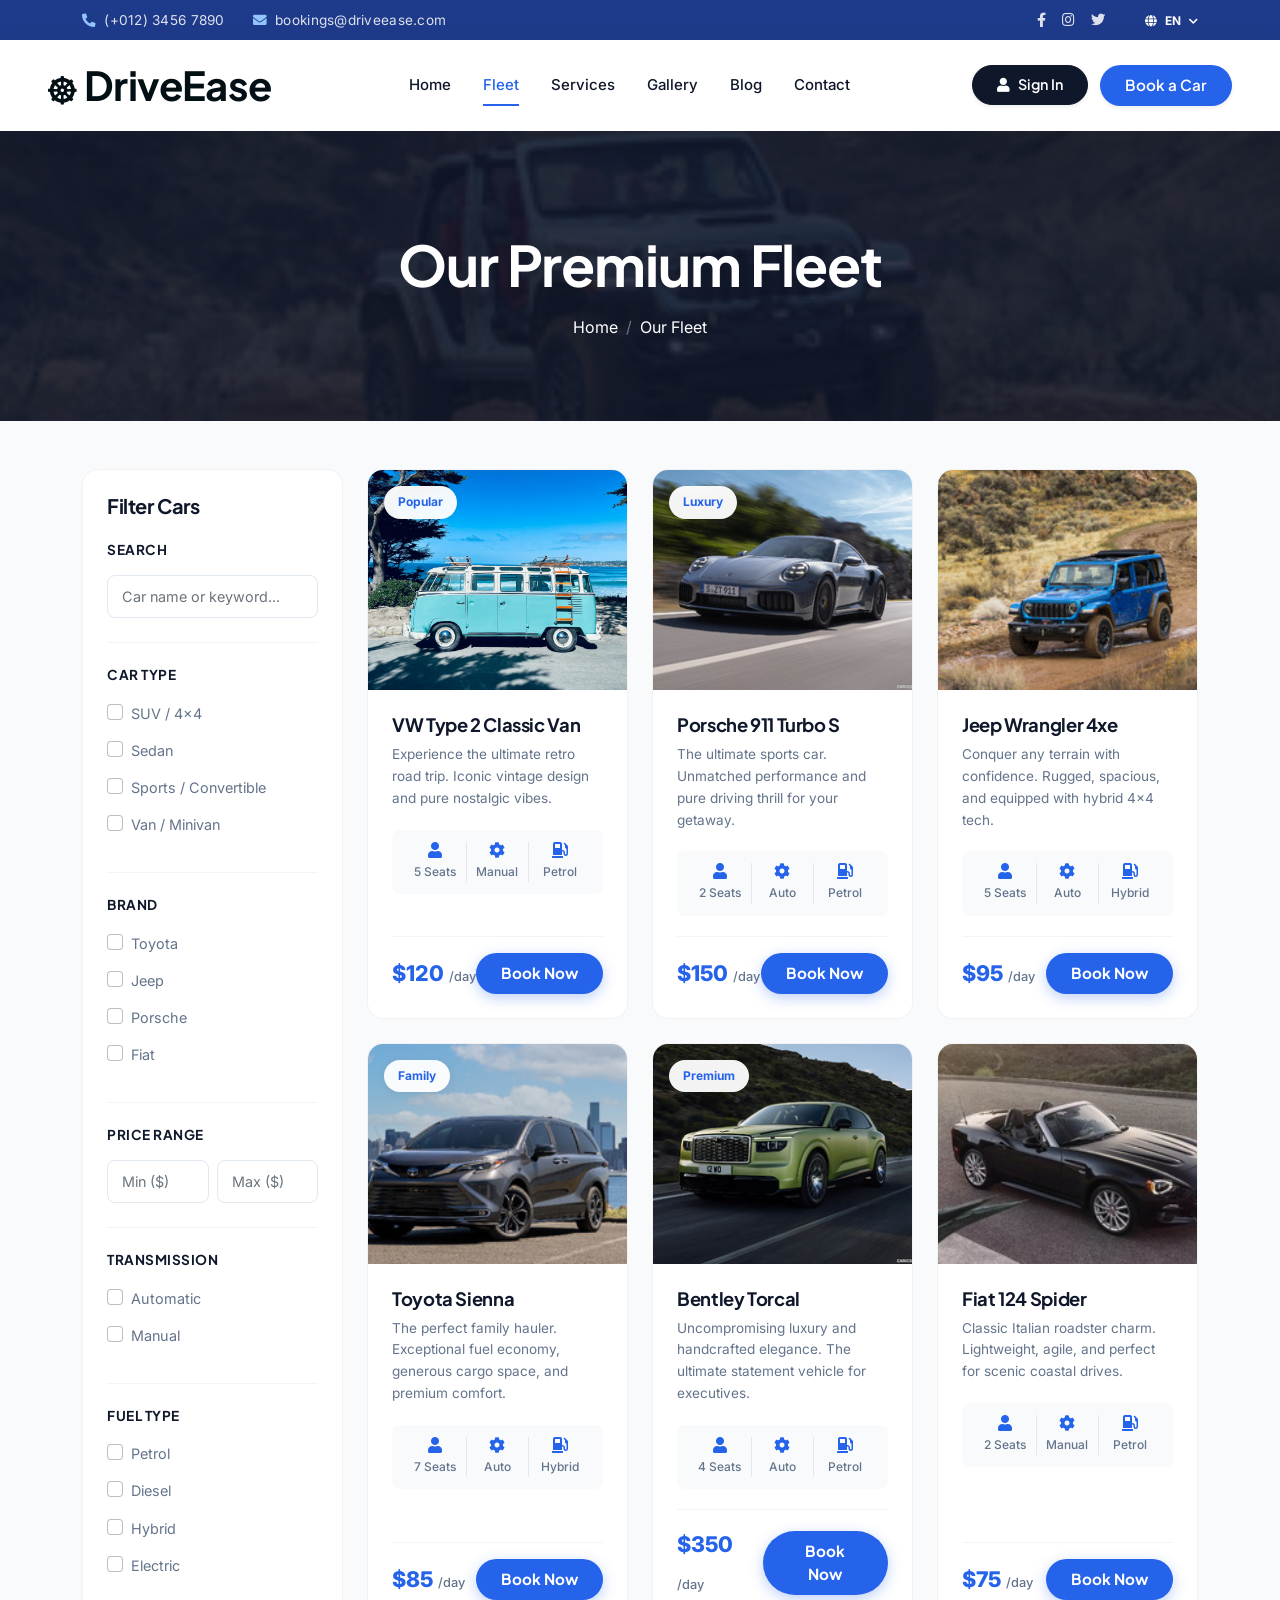
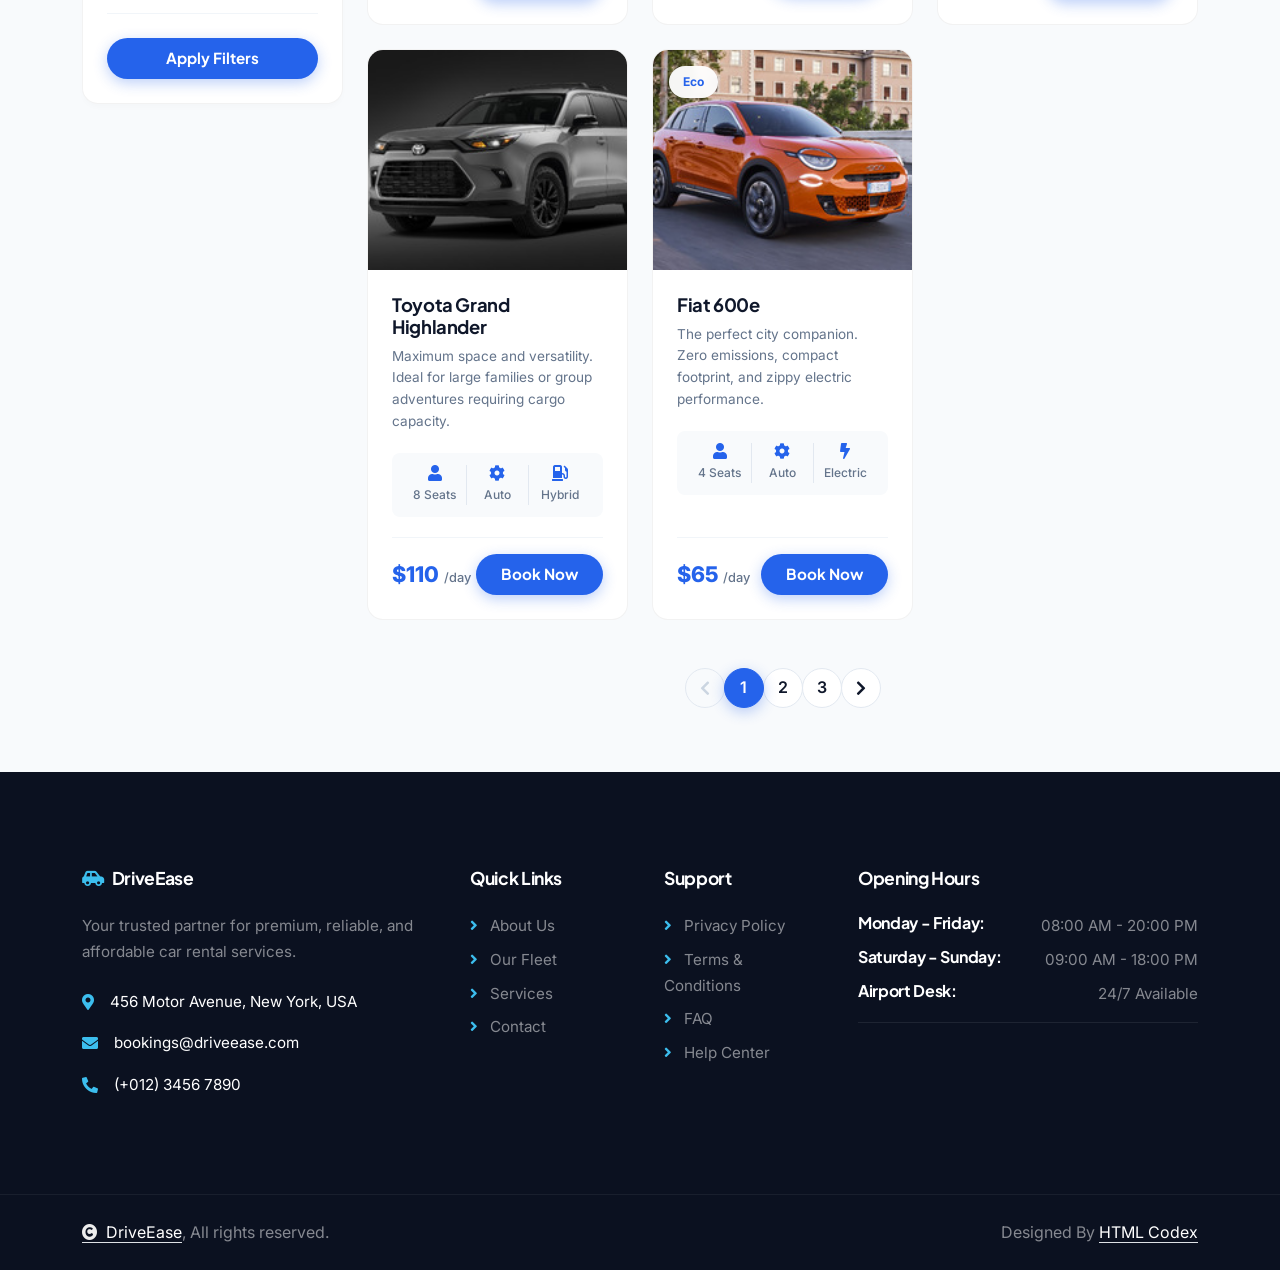
<file: fleet.html>
<!DOCTYPE html>
<html lang="en">

<head>
    <meta charset="utf-8">
    <title>Our Fleet - DriveEase Premium Car Rental</title>
    <meta content="width=device-width, initial-scale=1.0" name="viewport">
    <meta content="car rental, premium cars, drive ease, vehicle hire" name="keywords">
    <meta content="Browse our diverse fleet of premium, reliable, and affordable rental cars." name="description">

    <!-- Google Web Fonts -->
    <link rel="preconnect" href="https://fonts.googleapis.com">
    <link rel="preconnect" href="https://fonts.gstatic.com" crossorigin>
    <link href="https://fonts.googleapis.com/css2?family=Inter:wght@300;400;500;600&family=Plus+Jakarta+Sans:wght@500;600;700;800&display=swap" rel="stylesheet"> 

    <!-- Icon Font Stylesheet -->
    <link rel="stylesheet" href="https://use.fontawesome.com/releases/v5.15.4/css/all.css"/>
    <link href="https://cdn.jsdelivr.net/npm/bootstrap-icons@1.4.1/font/bootstrap-icons.css" rel="stylesheet">

    <!-- Libraries Stylesheet -->
    <link href="lib/animate/animate.min.css" rel="stylesheet">
    <link href="lib/lightbox/css/lightbox.min.css" rel="stylesheet">
    <link href="lib/owlcarousel/assets/owl.carousel.min.css" rel="stylesheet">

    <!-- Customized Bootstrap Stylesheet -->
    <link href="css/bootstrap.min.css" rel="stylesheet">

    <!-- Template Stylesheet -->
    <link href="css/style.css" rel="stylesheet">

    <!-- Fleet Page Specific Styles -->
    <style>
        :root {
            --bs-primary: #2563eb;
            --bs-light: #f8fafc;
            --bs-dark: #0f172a;
            --radius-sm: 8px;
            --radius-md: 12px;
            --radius-lg: 16px;
            --transition: all 0.3s cubic-bezier(0.4, 0, 0.2, 1);
        }
        body { font-family: 'Inter', sans-serif; color: #64748b; background-color: #f8fafc; }
        h1, h2, h3, h4, h5, h6 { font-family: 'Plus Jakarta Sans', sans-serif; color: var(--bs-dark); font-weight: 700; }

        /* Breadcrumb Header */
        .bg-breadcrumb {
            background: linear-gradient(rgba(15, 23, 42, 0.85), rgba(15, 23, 42, 0.85)), url('img/Cars/2024_jeep_wrangler_1_1920x1080.jpg') center/cover no-repeat;
            padding: 100px 0 80px;
        }

        /* Sidebar Filter */
        .filter-sidebar {
            background: #ffffff;
            border-radius: var(--radius-lg);
            padding: 24px;
            border: 1px solid rgba(0,0,0,0.05);
            position: sticky;
            top: 100px;
            box-shadow: 0 4px 6px -1px rgba(0, 0, 0, 0.02);
        }
        .filter-group { margin-bottom: 24px; padding-bottom: 24px; border-bottom: 1px solid #f1f5f9; }
        .filter-group:last-child { margin-bottom: 0; padding-bottom: 0; border-bottom: none; }
        .filter-group h6 { 
            font-size: 0.85rem; 
            font-weight: 700; 
            text-transform: uppercase; 
            letter-spacing: 0.5px; 
            margin-bottom: 16px; 
            color: var(--bs-dark); 
        }
        .form-check { margin-bottom: 10px; }
        .form-check-label { font-size: 0.9rem; color: #64748b; cursor: pointer; transition: color 0.2s; }
        .form-check-label:hover { color: var(--bs-primary); }
        .form-check-input:checked { background-color: var(--bs-primary); border-color: var(--bs-primary); }
        .form-control, .form-select {
            border: 1px solid #e2e8f0;
            border-radius: var(--radius-sm);
            font-size: 0.9rem;
            padding: 10px 14px;
        }
        .form-control:focus, .form-select:focus {
            border-color: var(--bs-primary);
            box-shadow: 0 0 0 3px rgba(37, 99, 235, 0.1);
        }

        /* Carento-Style Car Card */
        .fleet-card {
            background: #fff;
            border-radius: var(--radius-lg);
            border: 1px solid rgba(0,0,0,0.05);
            transition: var(--transition);
            overflow: hidden;
            height: 100%;
            display: flex;
            flex-direction: column;
        }
        .fleet-card:hover {
            transform: translateY(-6px);
            box-shadow: 0 20px 40px rgba(0,0,0,0.08);
            border-color: rgba(37, 99, 235, 0.2);
        }
        .fleet-card-img {
            height: 220px;
            overflow: hidden;
            position: relative;
        }
        .fleet-card-img img {
            width: 100%;
            height: 100%;
            object-fit: cover;
            transition: transform 0.6s ease;
        }
        .fleet-card:hover .fleet-card-img img { transform: scale(1.05); }
        
        .fleet-badge {
            position: absolute;
            top: 16px;
            left: 16px;
            background: rgba(255,255,255,0.95);
            backdrop-filter: blur(4px);
            color: var(--bs-primary);
            font-size: 0.75rem;
            font-weight: 700;
            padding: 6px 14px;
            border-radius: 50px;
            box-shadow: 0 2px 8px rgba(0,0,0,0.05);
        }

        .fleet-card-body {
            padding: 24px;
            flex-grow: 1;
            display: flex;
            flex-direction: column;
        }
        .fleet-card-title {
            font-size: 1.15rem;
            font-weight: 700;
            color: var(--bs-dark);
            margin-bottom: 8px;
            transition: color 0.2s;
        }
        .fleet-card:hover .fleet-card-title { color: var(--bs-primary); }
        
        .fleet-card-text {
            font-size: 0.85rem;
            color: #64748b;
            margin-bottom: 20px;
            line-height: 1.6;
        }
        
        .fleet-specs {
            display: flex;
            justify-content: space-between;
            background: #f8fafc;
            border-radius: var(--radius-sm);
            padding: 12px;
            margin-bottom: 20px;
        }
        .fleet-spec {
            display: flex;
            flex-direction: column;
            align-items: center;
            gap: 4px;
            font-size: 0.75rem;
            color: #64748b;
            font-weight: 500;
            flex: 1;
        }
        .fleet-spec:not(:last-child) { border-right: 1px solid #e2e8f0; }
        .fleet-spec i { color: var(--bs-primary); font-size: 1rem; }

        .fleet-card-footer {
            margin-top: auto;
            display: flex;
            align-items: center;
            justify-content: space-between;
            padding-top: 16px;
            border-top: 1px solid #f1f5f9;
        }
        .fleet-price {
            font-size: 1.35rem;
            font-weight: 800;
            color: var(--bs-primary);
        }
        .fleet-price span {
            font-size: 0.8rem;
            font-weight: 500;
            color: #64748b;
        }

        /* Minimalist Pagination */
        .pagination .page-link {
            width: 40px; height: 40px;
            display: flex; align-items: center; justify-content: center;
            border-radius: 50% !important;
            color: var(--bs-dark);
            font-weight: 600;
            border: 1px solid #e2e8f0;
            background: #fff;
            transition: var(--transition);
        }
        .pagination .page-link:hover {
            background: var(--bs-light);
            color: var(--bs-primary);
            border-color: var(--bs-primary);
        }
        .pagination .page-item.active .page-link {
            background: var(--bs-primary);
            color: #fff;
            border-color: var(--bs-primary);
            box-shadow: 0 4px 14px 0 rgba(37, 99, 235, 0.3);
        }
        .pagination .page-item.disabled .page-link {
            background: #f8fafc;
            color: #cbd5e1;
            border-color: #e2e8f0;
        }

        @media (max-width: 991px) {
            .filter-sidebar { position: static; margin-bottom: 30px; }
        }
    </style>
</head>

<body>

    <!-- Spinner Start -->
    <div id="spinner" class="show bg-white position-fixed translate-middle w-100 vh-100 top-50 start-50 d-flex align-items-center justify-content-center">
        <div class="spinner-border text-primary" style="width: 3rem; height: 3rem;" role="status">
            <span class="sr-only">Loading...</span>
        </div>
    </div>
    <!-- Spinner End -->

    <!-- Top Info Bar Start -->
    <div class="top-info-bar py-2 d-none d-md-block">
        <div class="container">
            <div class="row align-items-center">
                <div class="col-md-6 text-center text-md-start">
                    <span class="me-4"><i class="fas fa-phone-alt me-2"></i>(+012) 3456 7890</span>
                    <span><i class="fas fa-envelope me-2"></i>bookings@driveease.com</span>
                </div>
                <div class="col-md-6 text-center text-md-end">
                    <div class="d-inline-flex align-items-center gap-3">
                        <a href="#" class="social-link"><i class="fab fa-facebook-f"></i></a>
                        <a href="#" class="social-link"><i class="fab fa-instagram"></i></a>
                        <a href="#" class="social-link"><i class="fab fa-twitter"></i></a>
                        <div class="vr bg-white-50 mx-1" style="opacity: 0.3;"></div>
                        <div class="dropdown">
                            <a class="lang-dropdown text-decoration-none small fw-bold" href="#" role="button" data-bs-toggle="dropdown" aria-expanded="false">
                                <i class="fas fa-globe me-1"></i> EN <i class="fas fa-chevron-down ms-1" style="font-size: 10px;"></i>
                            </a>
                            <ul class="dropdown-menu dropdown-menu-end shadow-sm border-0 mt-2">
                                <li><a class="dropdown-item py-2" href="#">🇺🇸 English</a></li>
                                <li><a class="dropdown-item py-2" href="#">🇪🇸 Spanish</a></li>
                                <li><a class="dropdown-item py-2" href="#">🇫🇷 French</a></li>
                            </ul>
                        </div>
                    </div>
                </div>
            </div>
        </div>
    </div>
    <!-- Top Info Bar End -->

    <!-- Navbar Start -->
    <div class="container-fluid nav-bar sticky-top px-4 px-lg-5 py-3 py-lg-0">
        <nav class="navbar navbar-expand-lg navbar-light">
            <a href="index.html" class="navbar-brand p-0 d-flex align-items-center">
                <h1 class="display-6 fw-bold mb-0 text-dark">
                    <i class="fas fa-dharmachakra text-dark me-2" style="font-size: 1.8rem;"></i>DriveEase
                </h1>
            </a>
            <button class="navbar-toggler border-0" type="button" data-bs-toggle="collapse" data-bs-target="#navbarCollapse">
                <span class="fa fa-bars text-dark"></span>
            </button>
            <div class="collapse navbar-collapse" id="navbarCollapse">
                <div class="navbar-nav mx-auto py-0">
                    <a href="index.html" class="nav-item nav-link">Home</a>
                    <a href="fleet.html" class="nav-item nav-link active">Fleet</a>
                    <a href="services.html" class="nav-item nav-link">Services</a>
                    <a href="gallery.html" class="nav-item nav-link">Gallery</a>
                    <a href="blog.html" class="nav-item nav-link">Blog</a>
                    <a href="contact.html" class="nav-item nav-link">Contact</a>
                </div>
                <a href="signin.html" class="btn btn-signin rounded-pill py-2 px-4 flex-shrink-0 shadow-sm d-flex align-items-center gap-2">
                    <i class="fas fa-user"></i> Sign In
                </a>
                 <a href="book.html" class="btn btn-primary rounded-pill py-2 px-4 flex-shrink-0 shadow-sm">Book a Car</a>
            </div>
        </nav>
    </div>
    <!-- Navbar End -->

    <!-- Page Header Start -->
    <div class="bg-breadcrumb">
        <div class="container">
            <div class="row">
                <div class="col-12 text-center wow fadeInUp" data-wow-delay="0.2s">
                    <h1 class="display-4 text-white fw-bold mb-3">Our Premium Fleet</h1>
                    <nav aria-label="breadcrumb">
                        <ol class="breadcrumb justify-content-center mb-0">
                            <li class="breadcrumb-item"><a href="index.html" class="text-white text-decoration-none opacity-75">Home</a></li>
                            <li class="breadcrumb-item active text-white" aria-current="page">Our Fleet</li>
                        </ol>
                    </nav>
                </div>
            </div>
        </div>
    </div>
    <!-- Page Header End -->

    <!-- Main Content Start -->
    <div class="container py-5">
        <div class="row g-4">
            
            <!-- Sidebar Filter Start -->
            <div class="col-lg-3 wow fadeInLeft" data-wow-delay="0.1s">
                <div class="filter-sidebar">
                    <h5 class="fw-bold mb-4">Filter Cars</h5>
                    
                    <!-- Search -->
                    <div class="filter-group">
                        <h6>Search</h6>
                        <input type="text" class="form-control" placeholder="Car name or keyword...">
                    </div>

                    <!-- Car Type -->
                    <div class="filter-group">
                        <h6>Car Type</h6>
                        <div class="form-check">
                            <input class="form-check-input" type="checkbox" id="type1">
                            <label class="form-check-label" for="type1">SUV / 4x4</label>
                        </div>
                        <div class="form-check">
                            <input class="form-check-input" type="checkbox" id="type2">
                            <label class="form-check-label" for="type2">Sedan</label>
                        </div>
                        <div class="form-check">
                            <input class="form-check-input" type="checkbox" id="type3">
                            <label class="form-check-label" for="type3">Sports / Convertible</label>
                        </div>
                        <div class="form-check">
                            <input class="form-check-input" type="checkbox" id="type4">
                            <label class="form-check-label" for="type4">Van / Minivan</label>
                        </div>
                    </div>

                    <!-- Brand -->
                    <div class="filter-group">
                        <h6>Brand</h6>
                        <div class="form-check">
                            <input class="form-check-input" type="checkbox" id="brand1">
                            <label class="form-check-label" for="brand1">Toyota</label>
                        </div>
                        <div class="form-check">
                            <input class="form-check-input" type="checkbox" id="brand2">
                            <label class="form-check-label" for="brand2">Jeep</label>
                        </div>
                        <div class="form-check">
                            <input class="form-check-input" type="checkbox" id="brand3">
                            <label class="form-check-label" for="brand3">Porsche</label>
                        </div>
                        <div class="form-check">
                            <input class="form-check-input" type="checkbox" id="brand4">
                            <label class="form-check-label" for="brand4">Fiat</label>
                        </div>
                    </div>

                    <!-- Price Range -->
                    <div class="filter-group">
                        <h6>Price Range</h6>
                        <div class="row g-2">
                            <div class="col-6">
                                <input type="number" class="form-control" placeholder="Min ($)">
                            </div>
                            <div class="col-6">
                                <input type="number" class="form-control" placeholder="Max ($)">
                            </div>
                        </div>
                    </div>

                    <!-- Transmission -->
                    <div class="filter-group">
                        <h6>Transmission</h6>
                        <div class="form-check">
                            <input class="form-check-input" type="checkbox" id="trans1">
                            <label class="form-check-label" for="trans1">Automatic</label>
                        </div>
                        <div class="form-check">
                            <input class="form-check-input" type="checkbox" id="trans2">
                            <label class="form-check-label" for="trans2">Manual</label>
                        </div>
                    </div>

                    <!-- Fuel Type -->
                    <div class="filter-group">
                        <h6>Fuel Type</h6>
                        <div class="form-check">
                            <input class="form-check-input" type="checkbox" id="fuel1">
                            <label class="form-check-label" for="fuel1">Petrol</label>
                        </div>
                        <div class="form-check">
                            <input class="form-check-input" type="checkbox" id="fuel2">
                            <label class="form-check-label" for="fuel2">Diesel</label>
                        </div>
                        <div class="form-check">
                            <input class="form-check-input" type="checkbox" id="fuel3">
                            <label class="form-check-label" for="fuel3">Hybrid</label>
                        </div>
                        <div class="form-check">
                            <input class="form-check-input" type="checkbox" id="fuel4">
                            <label class="form-check-label" for="fuel4">Electric</label>
                        </div>
                    </div>

                    <button class="btn btn-primary w-100 rounded-pill py-2 fw-bold">Apply Filters</button>
                </div>
            </div>
            <!-- Sidebar Filter End -->

            <!-- Fleet Grid Start -->
            <div class="col-lg-9">
                <div class="row g-4">
                    
                    <!-- Car 1 -->
                    <div class="col-md-6 col-xl-4 wow fadeInUp" data-wow-delay="0.1s">
                        <div class="fleet-card">
                            <div class="fleet-card-img">
                                <span class="fleet-badge">Popular</span>
                                <img src="img/Cars/gene-giromini-G11tjU3YlXY-unsplash.jpg" alt="VW Type 2 Van">
                            </div>
                            <div class="fleet-card-body">
                                <h5 class="fleet-card-title">VW Type 2 Classic Van</h5>
                                <p class="fleet-card-text">Experience the ultimate retro road trip. Iconic vintage design and pure nostalgic vibes.</p>
                                <div class="fleet-specs">
                                    <div class="fleet-spec"><i class="fas fa-user"></i> 5 Seats</div>
                                    <div class="fleet-spec"><i class="fas fa-cog"></i> Manual</div>
                                    <div class="fleet-spec"><i class="fas fa-gas-pump"></i> Petrol</div>
                                </div>
                                <div class="fleet-card-footer">
                                    <div class="fleet-price">$120 <span>/day</span></div>
                                    <a href="#" class="btn btn-primary rounded-pill py-2 px-4 fw-bold">Book Now</a>
                                </div>
                            </div>
                        </div>
                    </div>

                    <!-- Car 2 -->
                    <div class="col-md-6 col-xl-4 wow fadeInUp" data-wow-delay="0.2s">
                        <div class="fleet-card">
                            <div class="fleet-card-img">
                                <span class="fleet-badge">Luxury</span>
                                <img src="img/Cars/2026_porsche_911_turbo_s_1_1600x1200.jpg" alt="Porsche 911">
                            </div>
                            <div class="fleet-card-body">
                                <h5 class="fleet-card-title">Porsche 911 Turbo S</h5>
                                <p class="fleet-card-text">The ultimate sports car. Unmatched performance and pure driving thrill for your getaway.</p>
                                <div class="fleet-specs">
                                    <div class="fleet-spec"><i class="fas fa-user"></i> 2 Seats</div>
                                    <div class="fleet-spec"><i class="fas fa-cog"></i> Auto</div>
                                    <div class="fleet-spec"><i class="fas fa-gas-pump"></i> Petrol</div>
                                </div>
                                <div class="fleet-card-footer">
                                    <div class="fleet-price">$150 <span>/day</span></div>
                                    <a href="#" class="btn btn-primary rounded-pill py-2 px-4 fw-bold">Book Now</a>
                                </div>
                            </div>
                        </div>
                    </div>

                    <!-- Car 3 -->
                    <div class="col-md-6 col-xl-4 wow fadeInUp" data-wow-delay="0.3s">
                        <div class="fleet-card">
                            <div class="fleet-card-img">
                                <img src="img/Cars/2024_jeep_wrangler_4xe_1_1920x1080.jpg" alt="Jeep Wrangler">
                            </div>
                            <div class="fleet-card-body">
                                <h5 class="fleet-card-title">Jeep Wrangler 4xe</h5>
                                <p class="fleet-card-text">Conquer any terrain with confidence. Rugged, spacious, and equipped with hybrid 4x4 tech.</p>
                                <div class="fleet-specs">
                                    <div class="fleet-spec"><i class="fas fa-user"></i> 5 Seats</div>
                                    <div class="fleet-spec"><i class="fas fa-cog"></i> Auto</div>
                                    <div class="fleet-spec"><i class="fas fa-gas-pump"></i> Hybrid</div>
                                </div>
                                <div class="fleet-card-footer">
                                    <div class="fleet-price">$95 <span>/day</span></div>
                                    <a href="#" class="btn btn-primary rounded-pill py-2 px-4 fw-bold">Book Now</a>
                                </div>
                            </div>
                        </div>
                    </div>

                    <!-- Car 4 -->
                    <div class="col-md-6 col-xl-4 wow fadeInUp" data-wow-delay="0.4s">
                        <div class="fleet-card">
                            <div class="fleet-card-img">
                                <span class="fleet-badge">Family</span>
                                <img src="img/Cars/2025_toyota_sienna_1_1920x1080.jpg" alt="Toyota Sienna">
                            </div>
                            <div class="fleet-card-body">
                                <h5 class="fleet-card-title">Toyota Sienna</h5>
                                <p class="fleet-card-text">The perfect family hauler. Exceptional fuel economy, generous cargo space, and premium comfort.</p>
                                <div class="fleet-specs">
                                    <div class="fleet-spec"><i class="fas fa-user"></i> 7 Seats</div>
                                    <div class="fleet-spec"><i class="fas fa-cog"></i> Auto</div>
                                    <div class="fleet-spec"><i class="fas fa-gas-pump"></i> Hybrid</div>
                                </div>
                                <div class="fleet-card-footer">
                                    <div class="fleet-price">$85 <span>/day</span></div>
                                    <a href="#" class="btn btn-primary rounded-pill py-2 px-4 fw-bold">Book Now</a>
                                </div>
                            </div>
                        </div>
                    </div>

                    <!-- Car 5 -->
                    <div class="col-md-6 col-xl-4 wow fadeInUp" data-wow-delay="0.1s">
                        <div class="fleet-card">
                            <div class="fleet-card-img">
                                <span class="fleet-badge">Premium</span>
                                <img src="img/Cars/2028_bentley_torcal_1_1600x1200.jpg" alt="Bentley">
                            </div>
                            <div class="fleet-card-body">
                                <h5 class="fleet-card-title">Bentley Torcal</h5>
                                <p class="fleet-card-text">Uncompromising luxury and handcrafted elegance. The ultimate statement vehicle for executives.</p>
                                <div class="fleet-specs">
                                    <div class="fleet-spec"><i class="fas fa-user"></i> 4 Seats</div>
                                    <div class="fleet-spec"><i class="fas fa-cog"></i> Auto</div>
                                    <div class="fleet-spec"><i class="fas fa-gas-pump"></i> Petrol</div>
                                </div>
                                <div class="fleet-card-footer">
                                    <div class="fleet-price">$350 <span>/day</span></div>
                                    <a href="#" class="btn btn-primary rounded-pill py-2 px-4 fw-bold">Book Now</a>
                                </div>
                            </div>
                        </div>
                    </div>

                    <!-- Car 6 -->
                    <div class="col-md-6 col-xl-4 wow fadeInUp" data-wow-delay="0.2s">
                        <div class="fleet-card">
                            <div class="fleet-card-img">
                                <img src="img/Cars/2017_fiat_124_spider_1_1920x1080.jpg" alt="Fiat 124 Spider">
                            </div>
                            <div class="fleet-card-body">
                                <h5 class="fleet-card-title">Fiat 124 Spider</h5>
                                <p class="fleet-card-text">Classic Italian roadster charm. Lightweight, agile, and perfect for scenic coastal drives.</p>
                                <div class="fleet-specs">
                                    <div class="fleet-spec"><i class="fas fa-user"></i> 2 Seats</div>
                                    <div class="fleet-spec"><i class="fas fa-cog"></i> Manual</div>
                                    <div class="fleet-spec"><i class="fas fa-gas-pump"></i> Petrol</div>
                                </div>
                                <div class="fleet-card-footer">
                                    <div class="fleet-price">$75 <span>/day</span></div>
                                    <a href="#" class="btn btn-primary rounded-pill py-2 px-4 fw-bold">Book Now</a>
                                </div>
                            </div>
                        </div>
                    </div>

                    <!-- Car 7 -->
                    <div class="col-md-6 col-xl-4 wow fadeInUp" data-wow-delay="0.3s">
                        <div class="fleet-card">
                            <div class="fleet-card-img">
                                <img src="img/Cars/2027_toyota_grand_highlander_woodland_edition_1_1920x1080.jpg" alt="Grand Highlander">
                            </div>
                            <div class="fleet-card-body">
                                <h5 class="fleet-card-title">Toyota Grand Highlander</h5>
                                <p class="fleet-card-text">Maximum space and versatility. Ideal for large families or group adventures requiring cargo capacity.</p>
                                <div class="fleet-specs">
                                    <div class="fleet-spec"><i class="fas fa-user"></i> 8 Seats</div>
                                    <div class="fleet-spec"><i class="fas fa-cog"></i> Auto</div>
                                    <div class="fleet-spec"><i class="fas fa-gas-pump"></i> Hybrid</div>
                                </div>
                                <div class="fleet-card-footer">
                                    <div class="fleet-price">$110 <span>/day</span></div>
                                    <a href="#" class="btn btn-primary rounded-pill py-2 px-4 fw-bold">Book Now</a>
                                </div>
                            </div>
                        </div>
                    </div>

                    <!-- Car 8 -->
                    <div class="col-md-6 col-xl-4 wow fadeInUp" data-wow-delay="0.4s">
                        <div class="fleet-card">
                            <div class="fleet-card-img">
                                <span class="fleet-badge">Eco</span>
                                <img src="img/Cars/2024_fiat_600e_1_1920x1080.jpg" alt="Fiat 600e">
                            </div>
                            <div class="fleet-card-body">
                                <h5 class="fleet-card-title">Fiat 600e</h5>
                                <p class="fleet-card-text">The perfect city companion. Zero emissions, compact footprint, and zippy electric performance.</p>
                                <div class="fleet-specs">
                                    <div class="fleet-spec"><i class="fas fa-user"></i> 4 Seats</div>
                                    <div class="fleet-spec"><i class="fas fa-cog"></i> Auto</div>
                                    <div class="fleet-spec"><i class="fas fa-bolt"></i> Electric</div>
                                </div>
                                <div class="fleet-card-footer">
                                    <div class="fleet-price">$65 <span>/day</span></div>
                                    <a href="#" class="btn btn-primary rounded-pill py-2 px-4 fw-bold">Book Now</a>
                                </div>
                            </div>
                        </div>
                    </div>

                </div>

                <!-- Pagination -->
                <div class="row mt-5">
                    <div class="col-12">
                        <nav aria-label="Page navigation" class="wow fadeInUp" data-wow-delay="0.2s">
                            <ul class="pagination justify-content-center">
                                <li class="page-item disabled">
                                    <a class="page-link" href="#"><i class="fas fa-chevron-left"></i></a>
                                </li>
                                <li class="page-item active"><a class="page-link" href="#">1</a></li>
                                <li class="page-item"><a class="page-link" href="#">2</a></li>
                                <li class="page-item"><a class="page-link" href="#">3</a></li>
                                <li class="page-item">
                                    <a class="page-link" href="#"><i class="fas fa-chevron-right"></i></a>
                                </li>
                            </ul>
                        </nav>
                    </div>
                </div>
            </div>
            <!-- Fleet Grid End -->

        </div>
    </div>
    <!-- Main Content End -->

    <!-- Footer Start -->
    <div class="container-fluid footer py-5 wow fadeIn" data-wow-delay="0.1s">
        <div class="container py-5">
            <div class="row g-5">
                <div class="col-md-6 col-lg-6 col-xl-4">
                    <div class="footer-item">
                        <a href="index.html" class="p-0">
                            <h4 class="text-white mb-4 fw-bold"><i class="fas fa-car-side text-primary me-2"></i>DriveEase</h4>
                        </a>
                        <p class="text-white-50 mb-4">Your trusted partner for premium, reliable, and affordable car rental services.</p>
                        <div class="d-flex align-items-center mb-3">
                            <i class="fas fa-map-marker-alt text-primary me-3"></i>
                            <p class="text-white mb-0">456 Motor Avenue, New York, USA</p>
                        </div>
                        <div class="d-flex align-items-center mb-3">
                            <i class="fas fa-envelope text-primary me-3"></i>
                            <p class="text-white mb-0">bookings@driveease.com</p>
                        </div>
                        <div class="d-flex align-items-center">
                            <i class="fa fa-phone-alt text-primary me-3"></i>
                            <p class="text-white mb-0">(+012) 3456 7890</p>
                        </div>
                    </div>
                </div>
                <div class="col-md-6 col-lg-6 col-xl-2">
                    <div class="footer-item">
                        <h4 class="text-white mb-4 fw-bold">Quick Links</h4>
                        <a href="#" class="d-block mb-2 text-decoration-none text-white-50"><i class="fas fa-angle-right me-2 text-primary"></i> About Us</a>
                        <a href="#" class="d-block mb-2 text-decoration-none text-white-50"><i class="fas fa-angle-right me-2 text-primary"></i> Our Fleet</a>
                        <a href="#" class="d-block mb-2 text-decoration-none text-white-50"><i class="fas fa-angle-right me-2 text-primary"></i> Services</a>
                        <a href="#" class="d-block mb-2 text-decoration-none text-white-50"><i class="fas fa-angle-right me-2 text-primary"></i> Contact</a>
                    </div>
                </div>
                <div class="col-md-6 col-lg-6 col-xl-2">
                    <div class="footer-item">
                        <h4 class="text-white mb-4 fw-bold">Support</h4>
                        <a href="#" class="d-block mb-2 text-decoration-none text-white-50"><i class="fas fa-angle-right me-2 text-primary"></i> Privacy Policy</a>
                        <a href="#" class="d-block mb-2 text-decoration-none text-white-50"><i class="fas fa-angle-right me-2 text-primary"></i> Terms & Conditions</a>
                        <a href="#" class="d-block mb-2 text-decoration-none text-white-50"><i class="fas fa-angle-right me-2 text-primary"></i> FAQ</a>
                        <a href="#" class="d-block mb-2 text-decoration-none text-white-50"><i class="fas fa-angle-right me-2 text-primary"></i> Help Center</a>
                    </div>
                </div>
                <div class="col-md-6 col-lg-6 col-xl-4">
                    <div class="footer-item">
                        <h4 class="text-white mb-4 fw-bold">Opening Hours</h4>
                        <div class="opening-date mb-3 pb-3" style="border-bottom: 1px solid rgba(255,255,255,0.08);">
                            <div class="d-flex justify-content-between mb-2">
                                <h6 class="text-white mb-0">Monday - Friday:</h6>
                                <p class="text-white-50 mb-0">08:00 AM - 20:00 PM</p>
                            </div>
                            <div class="d-flex justify-content-between mb-2">
                                <h6 class="text-white mb-0">Saturday - Sunday:</h6>
                                <p class="text-white-50 mb-0">09:00 AM - 18:00 PM</p>
                            </div>
                            <div class="d-flex justify-content-between">
                                <h6 class="text-white mb-0">Airport Desk:</h6>
                                <p class="text-white-50 mb-0">24/7 Available</p>
                            </div>
                        </div>
                    </div>
                </div>
            </div>
        </div>
    </div>
    <!-- Footer End -->
    
    <!-- Copyright Start -->
    <div class="container-fluid copyright py-4" style="background: #0b1120; border-top: 1px solid rgba(255, 255, 255, 0.06);">
        <div class="container">
            <div class="row g-4 align-items-center">
                <div class="col-md-6 text-center text-md-start mb-md-0">
                    <span class="text-white-50"><a href="#" class="border-bottom text-white text-decoration-none"><i class="fas fa-copyright text-light me-2"></i>DriveEase</a>, All rights reserved.</span>
                </div>
                <div class="col-md-6 text-center text-md-end text-white-50">
                    Designed By <a class="border-bottom text-white text-decoration-none" href="https://htmlcodex.com">HTML Codex</a>
                </div>
            </div>
        </div>
    </div>
    <!-- Copyright End -->

    <!-- Back to Top -->
    <a href="#" class="btn btn-primary btn-lg-square rounded-circle back-to-top" style="position: fixed; right: 30px; bottom: 30px; z-index: 99;"><i class="fa fa-arrow-up"></i></a>   

    <!-- JavaScript Libraries -->
    <script src="https://ajax.googleapis.com/ajax/libs/jquery/3.6.4/jquery.min.js"></script>
    <script src="https://cdn.jsdelivr.net/npm/bootstrap@5.0.0/dist/js/bootstrap.bundle.min.js"></script>
    <script src="lib/wow/wow.min.js"></script>
    <script src="lib/easing/easing.min.js"></script>
    <script src="lib/waypoints/waypoints.min.js"></script>
    <script src="lib/counterup/counterup.min.js"></script>
    <script src="lib/lightbox/js/lightbox.min.js"></script>
    <script src="lib/owlcarousel/owl.carousel.min.js"></script>

    <!-- Template Javascript -->
    <script src="js/main.js"></script>
</body>
</html>
</file>
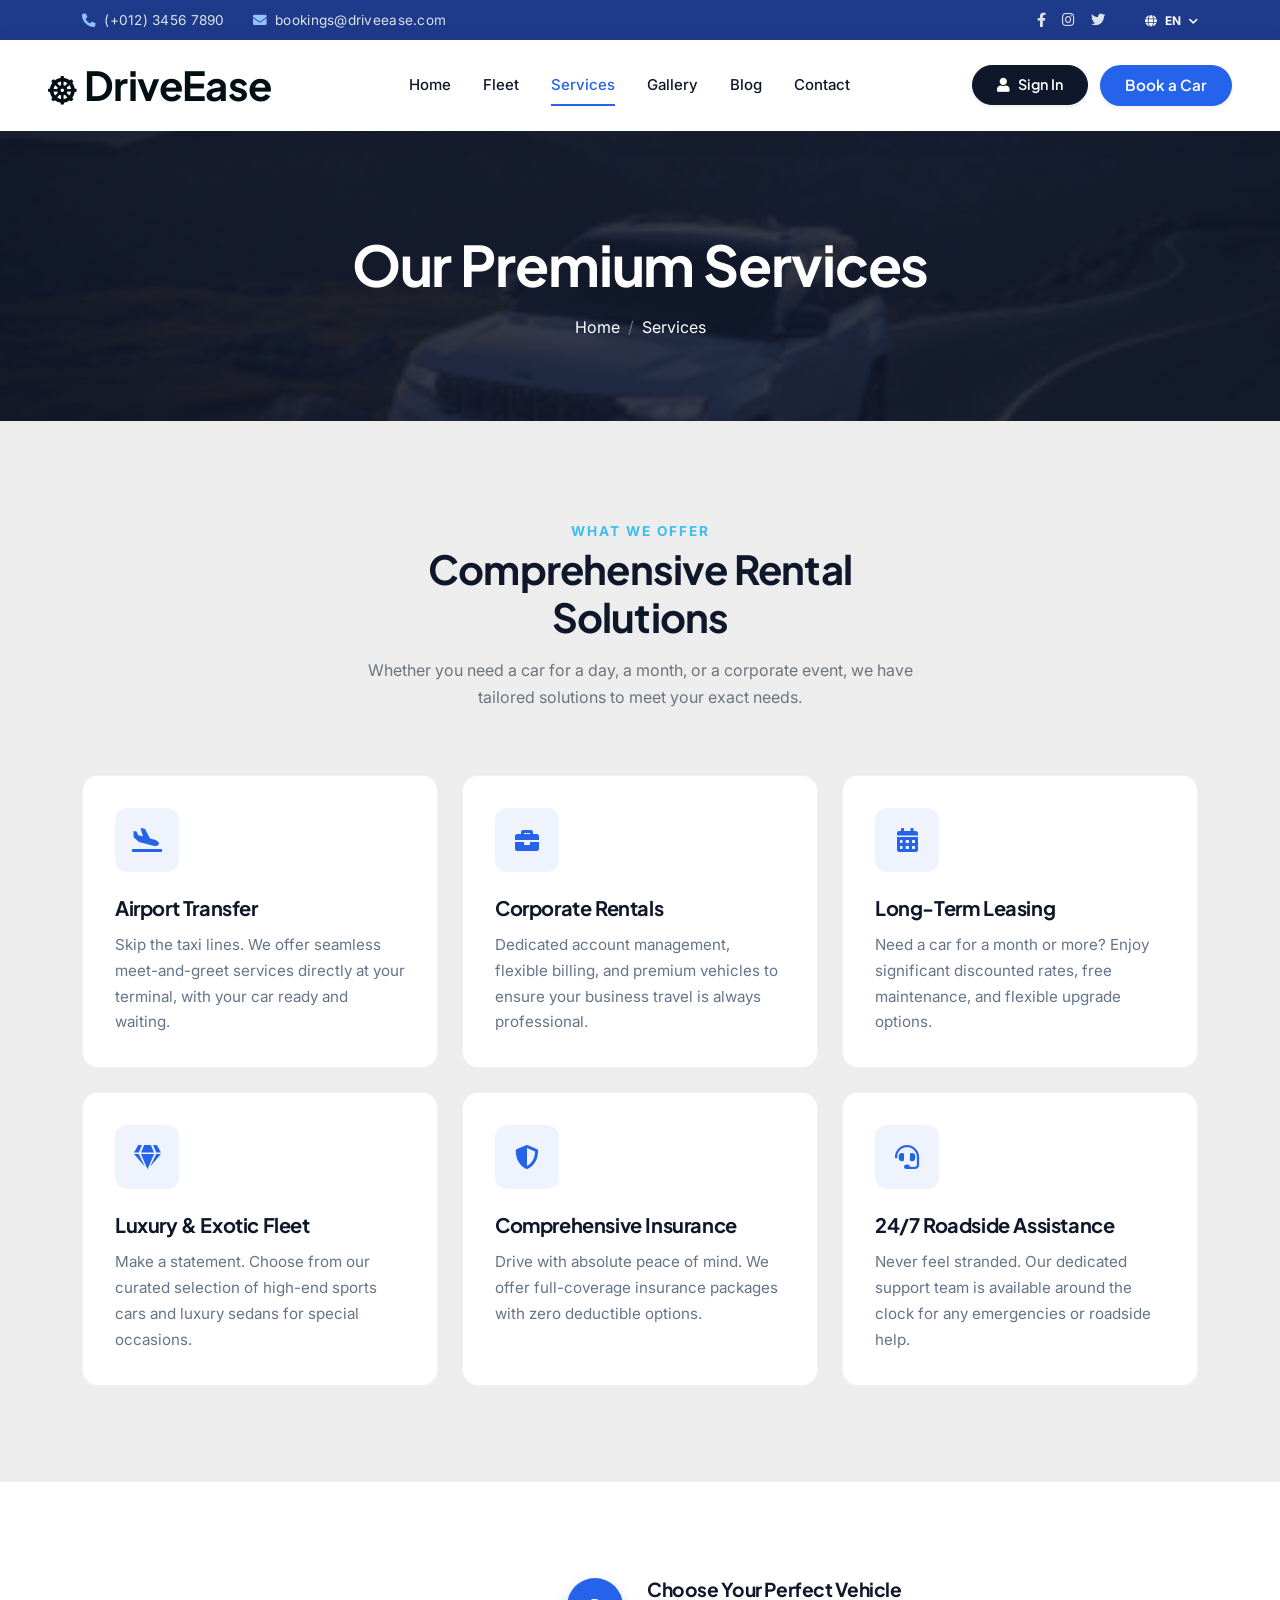
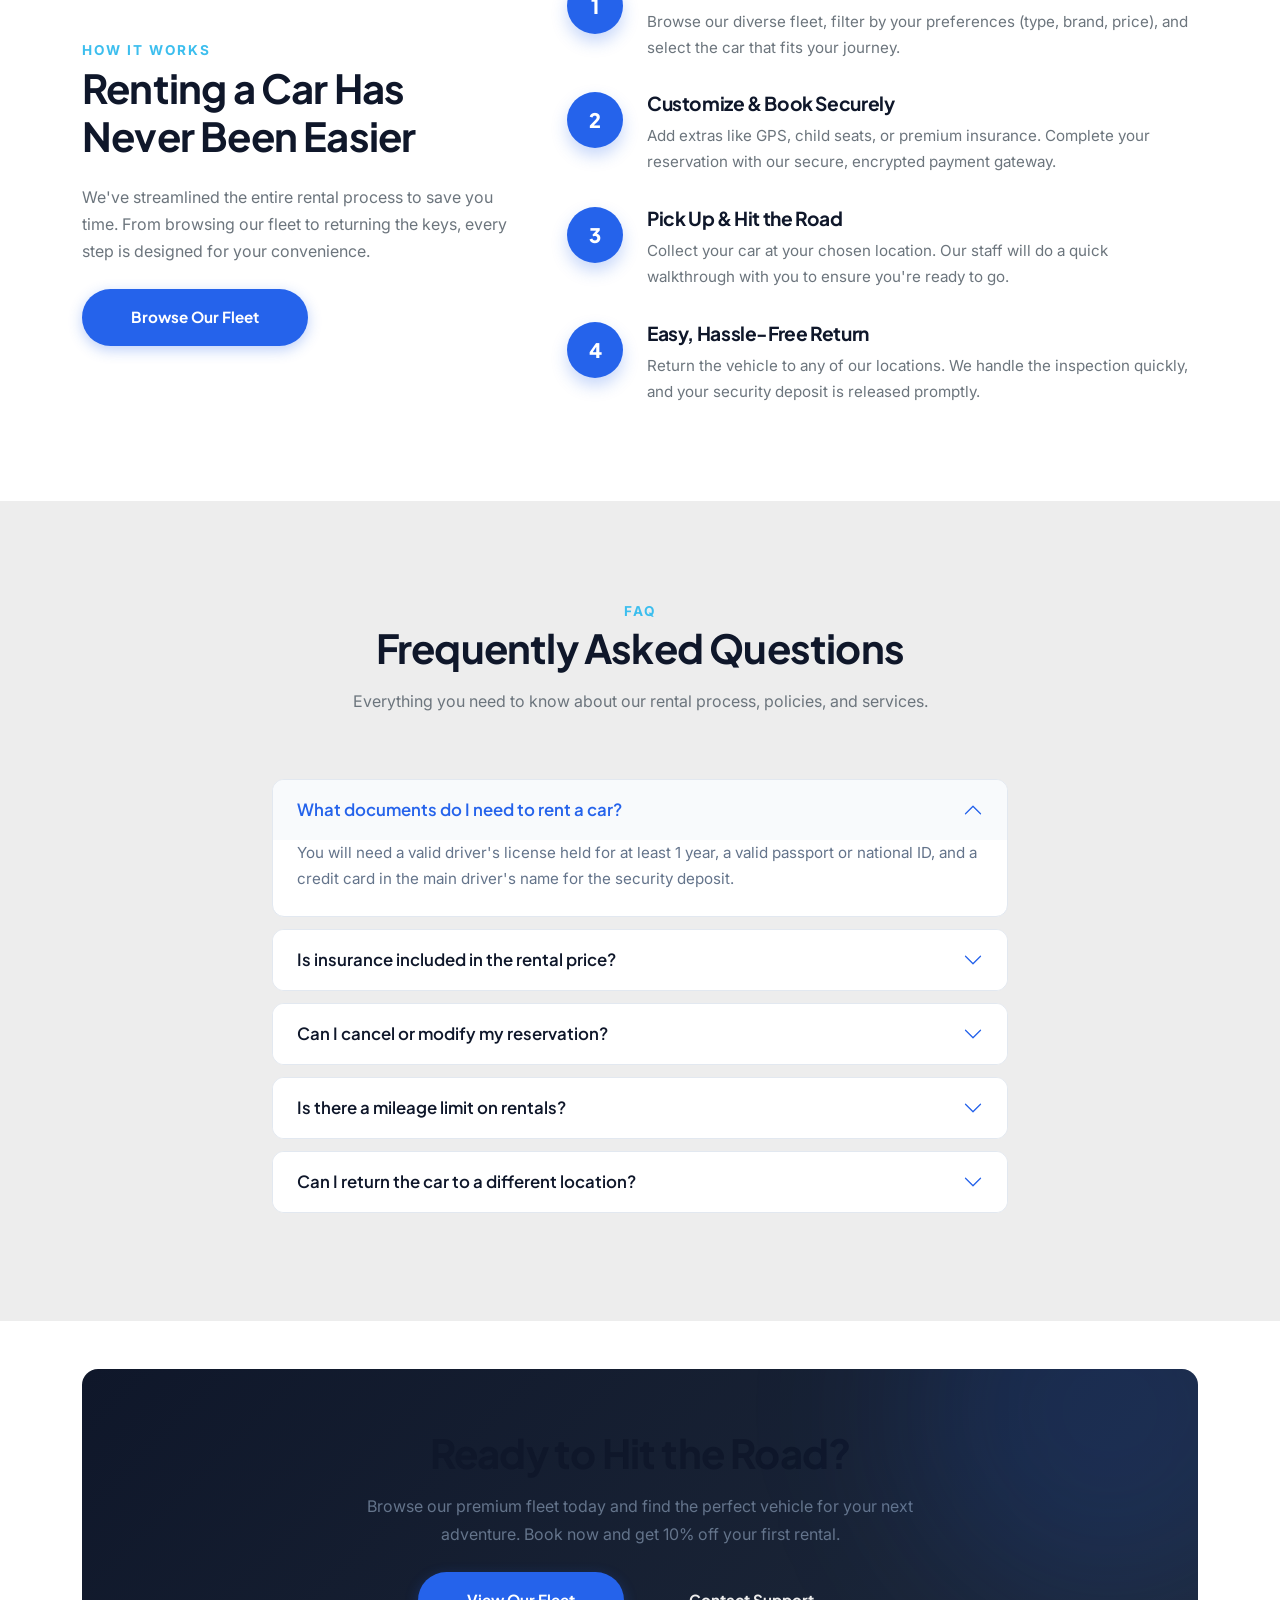
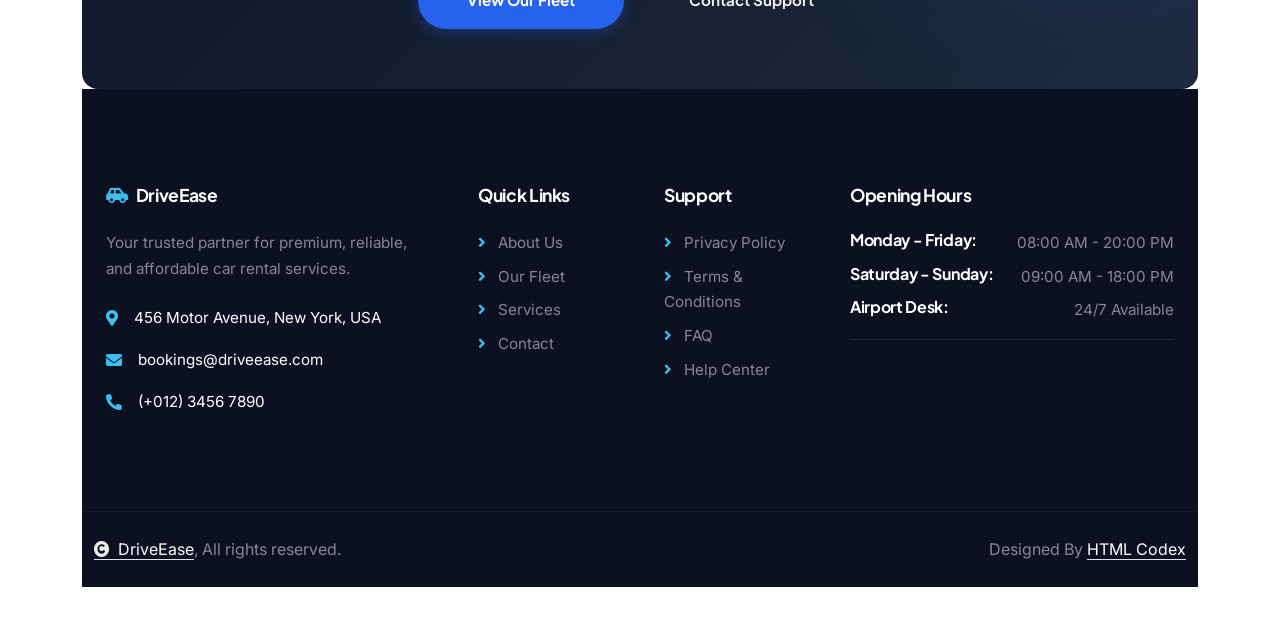
<file: services.html>
<!DOCTYPE html>
<html lang="en">

<head>
    <meta charset="utf-8">
    <title>Our Services - DriveEase Premium Car Rental</title>
    <meta content="width=device-width, initial-scale=1.0" name="viewport">
    <meta content="car rental services, airport transfer, long term rental, corporate car hire" name="keywords">
    <meta content="Discover our comprehensive car rental services, from airport transfers to long-term leasing and 24/7 roadside assistance." name="description">

    <!-- Google Web Fonts -->
    <link rel="preconnect" href="https://fonts.googleapis.com">
    <link rel="preconnect" href="https://fonts.gstatic.com" crossorigin>
    <link href="https://fonts.googleapis.com/css2?family=Inter:wght@300;400;500;600&family=Plus+Jakarta+Sans:wght@500;600;700;800&display=swap" rel="stylesheet"> 

    <!-- Icon Font Stylesheet -->
    <link rel="stylesheet" href="https://use.fontawesome.com/releases/v5.15.4/css/all.css"/>
    <link href="https://cdn.jsdelivr.net/npm/bootstrap-icons@1.4.1/font/bootstrap-icons.css" rel="stylesheet">

    <!-- Libraries Stylesheet -->
    <link href="lib/animate/animate.min.css" rel="stylesheet">
    <link href="lib/lightbox/css/lightbox.min.css" rel="stylesheet">
    <link href="lib/owlcarousel/assets/owl.carousel.min.css" rel="stylesheet">

    <!-- Customized Bootstrap Stylesheet -->
    <link href="css/bootstrap.min.css" rel="stylesheet">

    <!-- Template Stylesheet -->
    <link href="css/style.css" rel="stylesheet">

    <!-- Services Page Specific Styles -->
    <style>
        :root {
            --bs-primary: #2563eb;
            --bs-light: #f8fafc;
            --bs-dark: #0f172a;
            --radius-sm: 8px;
            --radius-md: 12px;
            --radius-lg: 16px;
            --transition: all 0.3s cubic-bezier(0.4, 0, 0.2, 1);
        }
        body { font-family: 'Inter', sans-serif; color: #64748b; background-color: #ffffff; }
        h1, h2, h3, h4, h5, h6 { font-family: 'Plus Jakarta Sans', sans-serif; color: var(--bs-dark); font-weight: 700; }

        /* Breadcrumb Header */
        .bg-breadcrumb {
            background: linear-gradient(rgba(15, 23, 42, 0.85), rgba(15, 23, 42, 0.85)), url('img/Cars/2022_jeep_grand_cherokee_1_1920x1080.jpg') center/cover no-repeat;
            padding: 100px 0 80px;
        }

        /* Service Cards */
        .service-card {
            background: #ffffff;
            border: 1px solid rgba(0,0,0,0.05);
            border-radius: var(--radius-lg);
            padding: 32px;
            transition: var(--transition);
            height: 100%;
        }
        .service-card:hover {
            transform: translateY(-8px);
            box-shadow: 0 20px 40px rgba(0,0,0,0.06);
            border-color: rgba(37, 99, 235, 0.2);
        }
        .service-icon {
            width: 64px;
            height: 64px;
            background: rgba(37, 99, 235, 0.08);
            color: var(--bs-primary);
            border-radius: var(--radius-md);
            display: flex;
            align-items: center;
            justify-content: center;
            font-size: 1.5rem;
            margin-bottom: 24px;
            transition: var(--transition);
        }
        .service-card:hover .service-icon {
            background: var(--bs-primary);
            color: #ffffff;
            transform: scale(1.1) rotate(5deg);
        }
        .service-card h5 { font-size: 1.25rem; margin-bottom: 12px; }
        .service-card p { font-size: 0.95rem; line-height: 1.7; margin-bottom: 0; }

        /* Detailed Process Steps */
        .process-step-detailed {
            display: flex;
            gap: 24px;
            margin-bottom: 32px;
        }
        .process-step-detailed:last-child { margin-bottom: 0; }
        .step-number-lg {
            flex-shrink: 0;
            width: 56px;
            height: 56px;
            background: var(--bs-primary);
            color: #ffffff;
            border-radius: 50%;
            display: flex;
            align-items: center;
            justify-content: center;
            font-family: var(--font-heading);
            font-size: 1.25rem;
            font-weight: 800;
            box-shadow: 0 8px 16px rgba(37, 99, 235, 0.25);
        }
        .step-content h5 { font-size: 1.2rem; margin-bottom: 8px; }
        .step-content p { font-size: 0.95rem; margin-bottom: 0; }

        /* Minimalist FAQ Accordion */
        .faq-accordion .accordion-item {
            border: 1px solid #e2e8f0;
            border-radius: var(--radius-md) !important;
            margin-bottom: 12px;
            overflow: hidden;
        }
        .faq-accordion .accordion-button {
            font-family: var(--font-heading);
            font-weight: 600;
            font-size: 1.05rem;
            color: var(--bs-dark);
            background: #ffffff;
            padding: 20px 24px;
            box-shadow: none !important;
        }
        .faq-accordion .accordion-button:not(.collapsed) {
            background: #f8fafc;
            color: var(--bs-primary);
        }
        .faq-accordion .accordion-button::after {
            background-image: url("data:image/svg+xml,%3csvg xmlns='http://www.w3.org/2000/svg' viewBox='0 0 16 16' fill='%232563eb'%3e%3cpath fill-rule='evenodd' d='M1.646 4.646a.5.5 0 0 1 .708 0L8 10.293l5.646-5.647a.5.5 0 0 1 .708.708l-6 6a.5.5 0 0 1-.708 0l-6-6a.5.5 0 0 1 0-.708z'/%3e%3c/svg%3e");
        }
        .faq-accordion .accordion-body {
            padding: 0 24px 24px 24px;
            font-size: 0.95rem;
            color: #64748b;
            line-height: 1.7;
        }

        /* CTA Section */
        .cta-section {
            background: linear-gradient(135deg, #0f172a 0%, #1e293b 100%);
            border-radius: var(--radius-lg);
            padding: 60px 40px;
            position: relative;
            overflow: hidden;
        }
        .cta-section::before {
            content: "";
            position: absolute;
            top: -50%;
            right: -10%;
            width: 400px;
            height: 400px;
            background: rgba(37, 99, 235, 0.15);
            border-radius: 50%;
            filter: blur(80px);
        }
    </style>
</head>

<body>

    <!-- Spinner Start -->
    <div id="spinner" class="show bg-white position-fixed translate-middle w-100 vh-100 top-50 start-50 d-flex align-items-center justify-content-center">
        <div class="spinner-border text-primary" style="width: 3rem; height: 3rem;" role="status">
            <span class="sr-only">Loading...</span>
        </div>
    </div>
    <!-- Spinner End -->

    <!-- Top Info Bar Start -->
    <div class="top-info-bar py-2 d-none d-md-block">
        <div class="container">
            <div class="row align-items-center">
                <div class="col-md-6 text-center text-md-start">
                    <span class="me-4"><i class="fas fa-phone-alt me-2"></i>(+012) 3456 7890</span>
                    <span><i class="fas fa-envelope me-2"></i>bookings@driveease.com</span>
                </div>
                <div class="col-md-6 text-center text-md-end">
                    <div class="d-inline-flex align-items-center gap-3">
                        <a href="#" class="social-link"><i class="fab fa-facebook-f"></i></a>
                        <a href="#" class="social-link"><i class="fab fa-instagram"></i></a>
                        <a href="#" class="social-link"><i class="fab fa-twitter"></i></a>
                        <div class="vr bg-white-50 mx-1" style="opacity: 0.3;"></div>
                        <div class="dropdown">
                            <a class="lang-dropdown text-decoration-none small fw-bold" href="#" role="button" data-bs-toggle="dropdown" aria-expanded="false">
                                <i class="fas fa-globe me-1"></i> EN <i class="fas fa-chevron-down ms-1" style="font-size: 10px;"></i>
                            </a>
                            <ul class="dropdown-menu dropdown-menu-end shadow-sm border-0 mt-2">
                                <li><a class="dropdown-item py-2" href="#">🇺🇸 English</a></li>
                                <li><a class="dropdown-item py-2" href="#">🇪🇸 Spanish</a></li>
                                <li><a class="dropdown-item py-2" href="#">🇫🇷 French</a></li>
                            </ul>
                        </div>
                    </div>
                </div>
            </div>
        </div>
    </div>
    <!-- Top Info Bar End -->

    <!-- Navbar Start -->
    <div class="container-fluid nav-bar sticky-top px-4 px-lg-5 py-3 py-lg-0">
        <nav class="navbar navbar-expand-lg navbar-light">
            <a href="index.html" class="navbar-brand p-0 d-flex align-items-center">
                <h1 class="display-6 fw-bold mb-0 text-dark">
                    <i class="fas fa-dharmachakra text-dark me-2" style="font-size: 1.8rem;"></i>DriveEase
                </h1>
            </a>
            <button class="navbar-toggler border-0" type="button" data-bs-toggle="collapse" data-bs-target="#navbarCollapse">
                <span class="fa fa-bars text-dark"></span>
            </button>
            <div class="collapse navbar-collapse" id="navbarCollapse">
                <div class="navbar-nav mx-auto py-0">
                    <a href="index.html" class="nav-item nav-link">Home</a>
                    <a href="fleet.html" class="nav-item nav-link">Fleet</a>
                    <a href="services.html" class="nav-item nav-link active">Services</a>
                    <a href="gallery.html" class="nav-item nav-link">Gallery</a>
                    <a href="blog.html" class="nav-item nav-link">Blog</a>
                    <a href="contact.html" class="nav-item nav-link">Contact</a>
                </div>
                <a href="signin.html" class="btn btn-signin rounded-pill py-2 px-4 flex-shrink-0 shadow-sm d-flex align-items-center gap-2">
                    <i class="fas fa-user"></i> Sign In
                </a>
                 <a href="book.html" class="btn btn-primary rounded-pill py-2 px-4 flex-shrink-0 shadow-sm">Book a Car</a>
            </div>
        </nav>
    </div>
    <!-- Navbar End -->

    <!-- Page Header Start -->
    <div class="bg-breadcrumb">
        <div class="container">
            <div class="row">
                <div class="col-12 text-center wow fadeInUp" data-wow-delay="0.2s">
                    <h1 class="display-4 text-white fw-bold mb-3">Our Premium Services</h1>
                    <nav aria-label="breadcrumb">
                        <ol class="breadcrumb justify-content-center mb-0">
                            <li class="breadcrumb-item"><a href="index.html" class="text-white text-decoration-none opacity-75">Home</a></li>
                            <li class="breadcrumb-item active text-white" aria-current="page">Services</li>
                        </ol>
                    </nav>
                </div>
            </div>
        </div>
    </div>
    <!-- Page Header End -->

    <!-- Core Services Start -->
    <div class="container-fluid py-5 bg-light">
        <div class="container py-5">
            <div class="text-center mx-auto pb-5 wow fadeInUp" data-wow-delay="0.1s" style="max-width: 600px;">
                <span class="subtitle text-primary fw-bold text-uppercase mb-3" style="font-size: 0.85rem; letter-spacing: 2px;">What We Offer</span>
                <h2 class="fw-bold mb-3">Comprehensive Rental Solutions</h2>
                <p class="text-muted">Whether you need a car for a day, a month, or a corporate event, we have tailored solutions to meet your exact needs.</p>
            </div>

            <div class="row g-4">
                <!-- Service 1 -->
                <div class="col-md-6 col-lg-4 wow fadeInUp" data-wow-delay="0.1s">
                    <div class="service-card">
                        <div class="service-icon"><i class="fas fa-plane-arrival"></i></div>
                        <h5>Airport Transfer</h5>
                        <p>Skip the taxi lines. We offer seamless meet-and-greet services directly at your terminal, with your car ready and waiting.</p>
                    </div>
                </div>
                <!-- Service 2 -->
                <div class="col-md-6 col-lg-4 wow fadeInUp" data-wow-delay="0.2s">
                    <div class="service-card">
                        <div class="service-icon"><i class="fas fa-briefcase"></i></div>
                        <h5>Corporate Rentals</h5>
                        <p>Dedicated account management, flexible billing, and premium vehicles to ensure your business travel is always professional.</p>
                    </div>
                </div>
                <!-- Service 3 -->
                <div class="col-md-6 col-lg-4 wow fadeInUp" data-wow-delay="0.3s">
                    <div class="service-card">
                        <div class="service-icon"><i class="fas fa-calendar-alt"></i></div>
                        <h5>Long-Term Leasing</h5>
                        <p>Need a car for a month or more? Enjoy significant discounted rates, free maintenance, and flexible upgrade options.</p>
                    </div>
                </div>
                <!-- Service 4 -->
                <div class="col-md-6 col-lg-4 wow fadeInUp" data-wow-delay="0.4s">
                    <div class="service-card">
                        <div class="service-icon"><i class="fas fa-gem"></i></div>
                        <h5>Luxury & Exotic Fleet</h5>
                        <p>Make a statement. Choose from our curated selection of high-end sports cars and luxury sedans for special occasions.</p>
                    </div>
                </div>
                <!-- Service 5 -->
                <div class="col-md-6 col-lg-4 wow fadeInUp" data-wow-delay="0.5s">
                    <div class="service-card">
                        <div class="service-icon"><i class="fas fa-shield-alt"></i></div>
                        <h5>Comprehensive Insurance</h5>
                        <p>Drive with absolute peace of mind. We offer full-coverage insurance packages with zero deductible options.</p>
                    </div>
                </div>
                <!-- Service 6 -->
                <div class="col-md-6 col-lg-4 wow fadeInUp" data-wow-delay="0.6s">
                    <div class="service-card">
                        <div class="service-icon"><i class="fas fa-headset"></i></div>
                        <h5>24/7 Roadside Assistance</h5>
                        <p>Never feel stranded. Our dedicated support team is available around the clock for any emergencies or roadside help.</p>
                    </div>
                </div>
            </div>
        </div>
    </div>
    <!-- Core Services End -->

    <!-- How It Works (Detailed) Start -->
    <div class="container-fluid py-5 bg-white">
        <div class="container py-5">
            <div class="row g-5 align-items-center">
                <div class="col-lg-5 wow fadeInLeft" data-wow-delay="0.2s">
                    <span class="text-primary fw-bold text-uppercase mb-3" style="font-size: 0.85rem; letter-spacing: 2px;">How It Works</span>
                    <h2 class="fw-bold mb-4">Renting a Car Has Never Been Easier</h2>
                    <p class="text-muted mb-4">We've streamlined the entire rental process to save you time. From browsing our fleet to returning the keys, every step is designed for your convenience.</p>
                    <a href="fleet.html" class="btn btn-primary rounded-pill py-3 px-5 fw-bold">Browse Our Fleet</a>
                </div>
                <div class="col-lg-7 wow fadeInRight" data-wow-delay="0.4s">
                    <div class="process-step-detailed">
                        <div class="step-number-lg">1</div>
                        <div class="step-content">
                            <h5>Choose Your Perfect Vehicle</h5>
                            <p class="text-muted">Browse our diverse fleet, filter by your preferences (type, brand, price), and select the car that fits your journey.</p>
                        </div>
                    </div>
                    <div class="process-step-detailed">
                        <div class="step-number-lg">2</div>
                        <div class="step-content">
                            <h5>Customize & Book Securely</h5>
                            <p class="text-muted">Add extras like GPS, child seats, or premium insurance. Complete your reservation with our secure, encrypted payment gateway.</p>
                        </div>
                    </div>
                    <div class="process-step-detailed">
                        <div class="step-number-lg">3</div>
                        <div class="step-content">
                            <h5>Pick Up & Hit the Road</h5>
                            <p class="text-muted">Collect your car at your chosen location. Our staff will do a quick walkthrough with you to ensure you're ready to go.</p>
                        </div>
                    </div>
                    <div class="process-step-detailed">
                        <div class="step-number-lg">4</div>
                        <div class="step-content">
                            <h5>Easy, Hassle-Free Return</h5>
                            <p class="text-muted">Return the vehicle to any of our locations. We handle the inspection quickly, and your security deposit is released promptly.</p>
                        </div>
                    </div>
                </div>
            </div>
        </div>
    </div>
    <!-- How It Works End -->

    <!-- FAQ Section Start -->
    <div class="container-fluid py-5 bg-light">
        <div class="container py-5">
            <div class="row justify-content-center">
                <div class="col-lg-8">
                    <div class="text-center mx-auto pb-5 wow fadeInUp" data-wow-delay="0.1s">
                        <span class="text-primary fw-bold text-uppercase mb-3" style="font-size: 0.85rem; letter-spacing: 2px;">FAQ</span>
                        <h2 class="fw-bold mb-3">Frequently Asked Questions</h2>
                        <p class="text-muted">Everything you need to know about our rental process, policies, and services.</p>
                    </div>

                    <div class="accordion faq-accordion wow fadeInUp" data-wow-delay="0.2s" id="faqAccordion">
                        <!-- FAQ 1 -->
                        <div class="accordion-item">
                            <h2 class="accordion-header">
                                <button class="accordion-button" type="button" data-bs-toggle="collapse" data-bs-target="#faq1" aria-expanded="true">
                                    What documents do I need to rent a car?
                                </button>
                            </h2>
                            <div id="faq1" class="accordion-collapse collapse show" data-bs-parent="#faqAccordion">
                                <div class="accordion-body">
                                    You will need a valid driver's license held for at least 1 year, a valid passport or national ID, and a credit card in the main driver's name for the security deposit.
                                </div>
                            </div>
                        </div>
                        <!-- FAQ 2 -->
                        <div class="accordion-item">
                            <h2 class="accordion-header">
                                <button class="accordion-button collapsed" type="button" data-bs-toggle="collapse" data-bs-target="#faq2">
                                    Is insurance included in the rental price?
                                </button>
                            </h2>
                            <div id="faq2" class="accordion-collapse collapse" data-bs-parent="#faqAccordion">
                                <div class="accordion-body">
                                    Yes, all our rentals include basic third-party liability insurance. However, we highly recommend upgrading to our Comprehensive Coverage or Zero Deductible package for complete peace of mind.
                                </div>
                            </div>
                        </div>
                        <!-- FAQ 3 -->
                        <div class="accordion-item">
                            <h2 class="accordion-header">
                                <button class="accordion-button collapsed" type="button" data-bs-toggle="collapse" data-bs-target="#faq3">
                                    Can I cancel or modify my reservation?
                                </button>
                            </h2>
                            <div id="faq3" class="accordion-collapse collapse" data-bs-parent="#faqAccordion">
                                <div class="accordion-body">
                                    Absolutely. We offer free cancellation and modifications up to 24 hours before your scheduled pick-up time. Cancellations made within 24 hours may incur a small administrative fee.
                                </div>
                            </div>
                        </div>
                        <!-- FAQ 4 -->
                        <div class="accordion-item">
                            <h2 class="accordion-header">
                                <button class="accordion-button collapsed" type="button" data-bs-toggle="collapse" data-bs-target="#faq4">
                                    Is there a mileage limit on rentals?
                                </button>
                            </h2>
                            <div id="faq4" class="accordion-collapse collapse" data-bs-parent="#faqAccordion">
                                <div class="accordion-body">
                                    Most of our daily and weekly rentals come with unlimited mileage. For long-term leases (1 month+), a fair usage policy of 2,500 miles per month applies, with affordable rates for additional miles.
                                </div>
                            </div>
                        </div>
                        <!-- FAQ 5 -->
                        <div class="accordion-item">
                            <h2 class="accordion-header">
                                <button class="accordion-button collapsed" type="button" data-bs-toggle="collapse" data-bs-target="#faq5">
                                    Can I return the car to a different location?
                                </button>
                            </h2>
                            <div id="faq5" class="accordion-collapse collapse" data-bs-parent="#faqAccordion">
                                <div class="accordion-body">
                                    Yes, we offer one-way rentals between most of our major locations and airport desks. A small one-way drop-off fee may apply depending on the distance between locations.
                                </div>
                            </div>
                        </div>
                    </div>
                </div>
            </div>
        </div>
    </div>
    <!-- FAQ Section End -->

    <!-- CTA Section Start -->
    <div class="container py-5">
        <div class="cta-section text-center text-white wow fadeInUp" data-wow-delay="0.2s">
            <h2 class="fw-bold mb-3">Ready to Hit the Road?</h2>
            <p class="mb-4 opacity-75" style="max-width: 600px; margin: 0 auto 32px auto;">Browse our premium fleet today and find the perfect vehicle for your next adventure. Book now and get 10% off your first rental.</p>
            <div class="d-flex justify-content-center gap-3 flex-wrap">
                <a href="fleet.html" class="btn btn-primary rounded-pill py-3 px-5 fw-bold">View Our Fleet</a>
                <a href="contact.html" class="btn btn-outline-light rounded-pill py-3 px-5 fw-bold">Contact Support</a>
            </3>
        </div>
    </div>
    <!-- CTA Section End -->

    <!-- Footer Start -->
    <div class="container-fluid footer py-5 wow fadeIn" data-wow-delay="0.1s">
        <div class="container py-5">
            <div class="row g-5">
                <div class="col-md-6 col-lg-6 col-xl-4">
                    <div class="footer-item">
                        <a href="index.html" class="p-0">
                            <h4 class="text-white mb-4 fw-bold"><i class="fas fa-car-side text-primary me-2"></i>DriveEase</h4>
                        </a>
                        <p class="text-white-50 mb-4">Your trusted partner for premium, reliable, and affordable car rental services.</p>
                        <div class="d-flex align-items-center mb-3">
                            <i class="fas fa-map-marker-alt text-primary me-3"></i>
                            <p class="text-white mb-0">456 Motor Avenue, New York, USA</p>
                        </div>
                        <div class="d-flex align-items-center mb-3">
                            <i class="fas fa-envelope text-primary me-3"></i>
                            <p class="text-white mb-0">bookings@driveease.com</p>
                        </div>
                        <div class="d-flex align-items-center">
                            <i class="fa fa-phone-alt text-primary me-3"></i>
                            <p class="text-white mb-0">(+012) 3456 7890</p>
                        </div>
                    </div>
                </div>
                <div class="col-md-6 col-lg-6 col-xl-2">
                    <div class="footer-item">
                        <h4 class="text-white mb-4 fw-bold">Quick Links</h4>
                        <a href="#" class="d-block mb-2 text-decoration-none text-white-50"><i class="fas fa-angle-right me-2 text-primary"></i> About Us</a>
                        <a href="#" class="d-block mb-2 text-decoration-none text-white-50"><i class="fas fa-angle-right me-2 text-primary"></i> Our Fleet</a>
                        <a href="#" class="d-block mb-2 text-decoration-none text-white-50"><i class="fas fa-angle-right me-2 text-primary"></i> Services</a>
                        <a href="#" class="d-block mb-2 text-decoration-none text-white-50"><i class="fas fa-angle-right me-2 text-primary"></i> Contact</a>
                    </div>
                </div>
                <div class="col-md-6 col-lg-6 col-xl-2">
                    <div class="footer-item">
                        <h4 class="text-white mb-4 fw-bold">Support</h4>
                        <a href="#" class="d-block mb-2 text-decoration-none text-white-50"><i class="fas fa-angle-right me-2 text-primary"></i> Privacy Policy</a>
                        <a href="#" class="d-block mb-2 text-decoration-none text-white-50"><i class="fas fa-angle-right me-2 text-primary"></i> Terms & Conditions</a>
                        <a href="#" class="d-block mb-2 text-decoration-none text-white-50"><i class="fas fa-angle-right me-2 text-primary"></i> FAQ</a>
                        <a href="#" class="d-block mb-2 text-decoration-none text-white-50"><i class="fas fa-angle-right me-2 text-primary"></i> Help Center</a>
                    </div>
                </div>
                <div class="col-md-6 col-lg-6 col-xl-4">
                    <div class="footer-item">
                        <h4 class="text-white mb-4 fw-bold">Opening Hours</h4>
                        <div class="opening-date mb-3 pb-3" style="border-bottom: 1px solid rgba(255,255,255,0.08);">
                            <div class="d-flex justify-content-between mb-2">
                                <h6 class="text-white mb-0">Monday - Friday:</h6>
                                <p class="text-white-50 mb-0">08:00 AM - 20:00 PM</p>
                            </div>
                            <div class="d-flex justify-content-between mb-2">
                                <h6 class="text-white mb-0">Saturday - Sunday:</h6>
                                <p class="text-white-50 mb-0">09:00 AM - 18:00 PM</p>
                            </div>
                            <div class="d-flex justify-content-between">
                                <h6 class="text-white mb-0">Airport Desk:</h6>
                                <p class="text-white-50 mb-0">24/7 Available</p>
                            </div>
                        </div>
                    </div>
                </div>
            </div>
        </div>
    </div>
    <!-- Footer End -->
    
    <!-- Copyright Start -->
    <div class="container-fluid copyright py-4" style="background: #0b1120; border-top: 1px solid rgba(255, 255, 255, 0.06);">
        <div class="container">
            <div class="row g-4 align-items-center">
                <div class="col-md-6 text-center text-md-start mb-md-0">
                    <span class="text-white-50"><a href="#" class="border-bottom text-white text-decoration-none"><i class="fas fa-copyright text-light me-2"></i>DriveEase</a>, All rights reserved.</span>
                </div>
                <div class="col-md-6 text-center text-md-end text-white-50">
                    Designed By <a class="border-bottom text-white text-decoration-none" href="https://htmlcodex.com">HTML Codex</a>
                </div>
            </div>
        </div>
    </div>
    <!-- Copyright End -->

    <!-- Back to Top -->
    <a href="#" class="btn btn-primary btn-lg-square rounded-circle back-to-top" style="position: fixed; right: 30px; bottom: 30px; z-index: 99;"><i class="fa fa-arrow-up"></i></a>   

    <!-- JavaScript Libraries -->
    <script src="https://ajax.googleapis.com/ajax/libs/jquery/3.6.4/jquery.min.js"></script>
    <script src="https://cdn.jsdelivr.net/npm/bootstrap@5.0.0/dist/js/bootstrap.bundle.min.js"></script>
    <script src="lib/wow/wow.min.js"></script>
    <script src="lib/easing/easing.min.js"></script>
    <script src="lib/waypoints/waypoints.min.js"></script>
    <script src="lib/counterup/counterup.min.js"></script>
    <script src="lib/lightbox/js/lightbox.min.js"></script>
    <script src="lib/owlcarousel/owl.carousel.min.js"></script>

    <!-- Template Javascript -->
    <script src="js/main.js"></script>
</body>
</html>
</file>
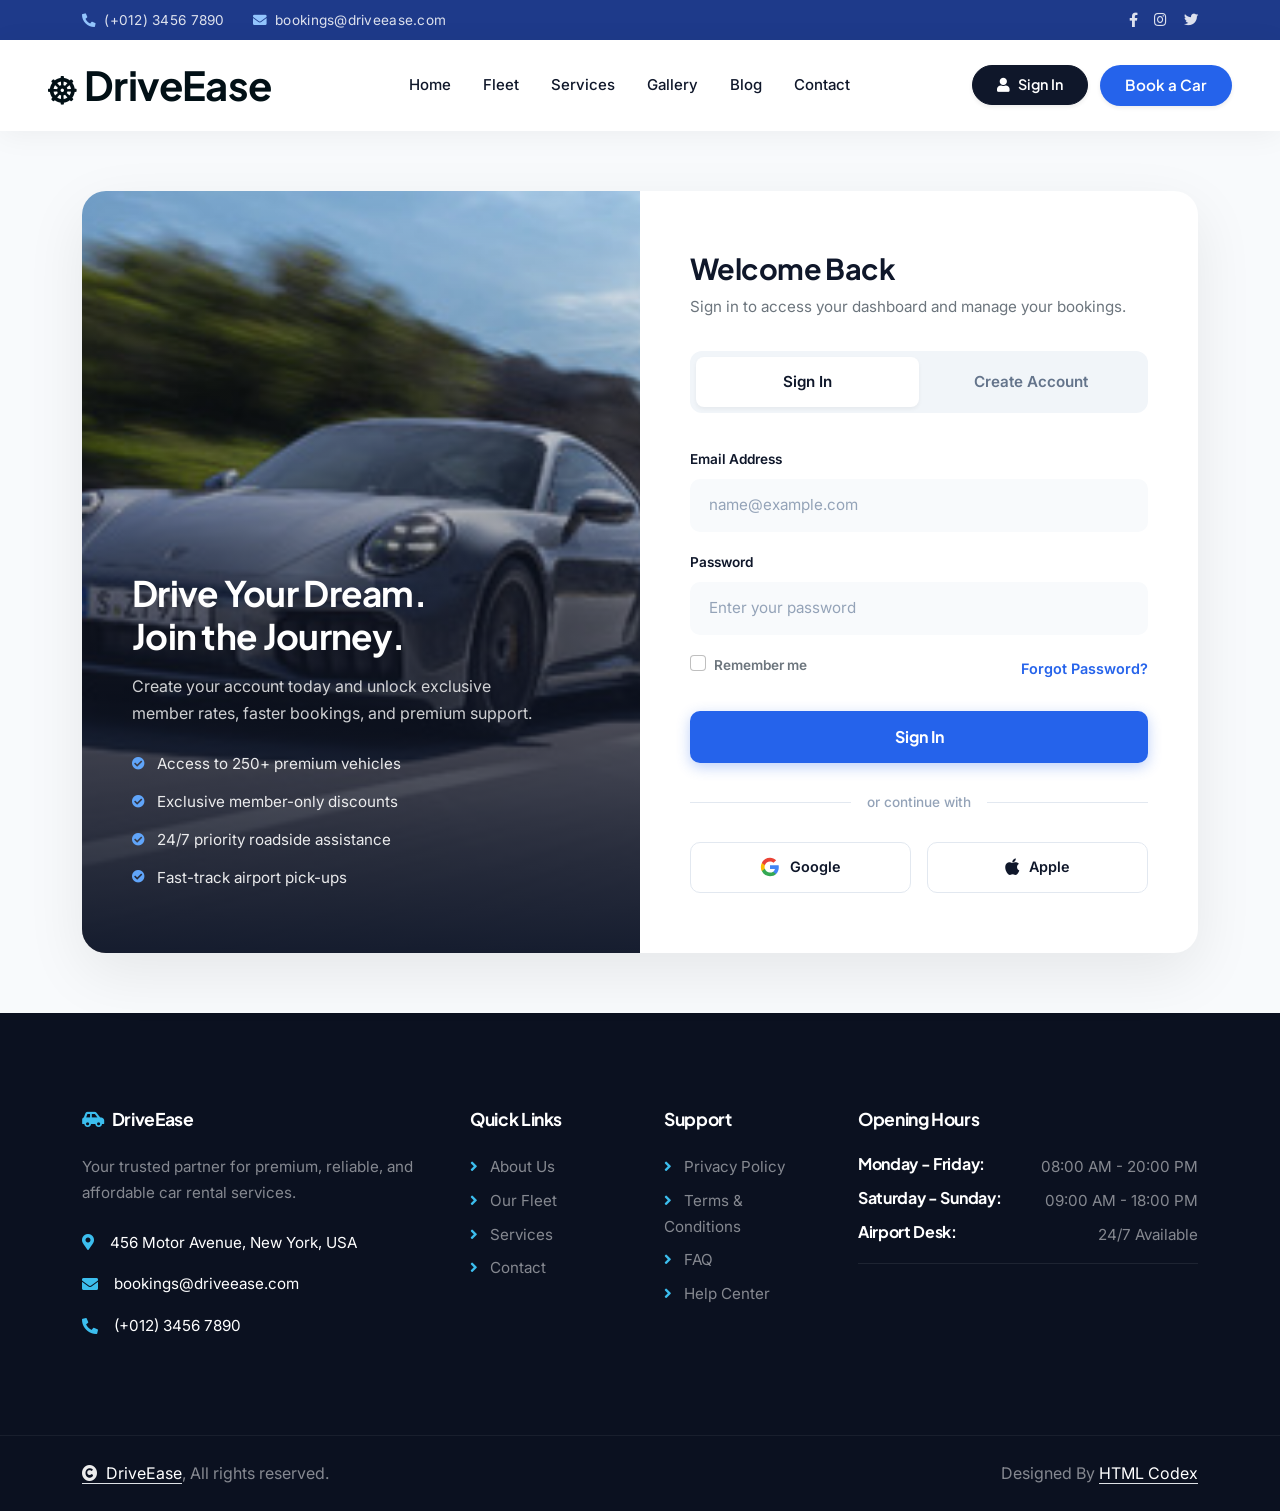
<file: signin.html>
<!DOCTYPE html>
<html lang="en">

<head>
    <meta charset="utf-8">
    <title>Sign In / Create Account - DriveEase</title>
    <meta content="width=device-width, initial-scale=1.0" name="viewport">
    <meta content="sign in driveease, create account, car rental login" name="keywords">
    <meta content="Sign in to your DriveEase account or create a new one to start booking premium rental cars." name="description">

    <!-- Google Web Fonts -->
    <link rel="preconnect" href="https://fonts.googleapis.com">
    <link rel="preconnect" href="https://fonts.gstatic.com" crossorigin>
    <link href="https://fonts.googleapis.com/css2?family=Inter:wght@300;400;500;600&family=Plus+Jakarta+Sans:wght@500;600;700;800&display=swap" rel="stylesheet"> 

    <!-- Icon Font Stylesheet -->
    <link rel="stylesheet" href="https://use.fontawesome.com/releases/v5.15.4/css/all.css"/>
    <link href="https://cdn.jsdelivr.net/npm/bootstrap-icons@1.4.1/font/bootstrap-icons.css" rel="stylesheet">

    <!-- Libraries Stylesheet -->
    <link href="lib/animate/animate.min.css" rel="stylesheet">
    <link href="lib/lightbox/css/lightbox.min.css" rel="stylesheet">
    <link href="lib/owlcarousel/assets/owl.carousel.min.css" rel="stylesheet">

    <!-- Customized Bootstrap Stylesheet -->
    <link href="css/bootstrap.min.css" rel="stylesheet">

    <!-- Template Stylesheet -->
    <link href="css/style.css" rel="stylesheet">

    <!-- Auth Page Specific Styles -->
    <style>
        :root {
            --bs-primary: #2563eb;
            --bs-light: #f8fafc;
            --bs-dark: #0f172a;
            --radius-sm: 8px;
            --radius-md: 12px;
            --radius-lg: 16px;
            --transition: all 0.3s cubic-bezier(0.4, 0, 0.2, 1);
        }
        body { font-family: 'Inter', sans-serif; color: #64748b; background-color: #f8fafc; }
        h1, h2, h3, h4, h5, h6 { font-family: 'Plus Jakarta Sans', sans-serif; color: var(--bs-dark); font-weight: 700; }

        /* Auth Container */
        .auth-section {
            padding: 60px 0;
            min-height: calc(100vh - 200px);
            display: flex;
            align-items: center;
        }

        .auth-card {
            background: #ffffff;
            border-radius: 24px;
            box-shadow: 0 20px 60px rgba(0,0,0,0.08);
            overflow: hidden;
            display: flex;
            min-height: 620px;
        }

        /* Left: Image & Branding Side */
        .auth-image-side {
            flex: 1;
            background: url('img/Cars/2026_porsche_911_turbo_s_1_1600x1200.jpg') center/cover no-repeat;
            position: relative;
            display: flex;
            flex-direction: column;
            justify-content: flex-end;
            padding: 50px;
            color: #ffffff;
        }
        .auth-image-side::before {
            content: '';
            position: absolute;
            inset: 0;
            background: linear-gradient(to top, rgba(15, 23, 42, 0.95) 0%, rgba(15, 23, 42, 0.3) 60%, transparent 100%);
        }
        .auth-image-content {
            position: relative;
            z-index: 2;
        }
        .auth-image-content h2 {
            font-size: 2.2rem;
            color: #ffffff;
            margin-bottom: 16px;
            line-height: 1.2;
        }
        .auth-image-content p {
            font-size: 1rem;
            color: rgba(255,255,255,0.8);
            margin-bottom: 24px;
            max-width: 400px;
        }
        .auth-features {
            list-style: none;
            padding: 0;
            margin: 0;
        }
        .auth-features li {
            display: flex;
            align-items: center;
            gap: 12px;
            margin-bottom: 12px;
            font-size: 0.95rem;
            color: rgba(255,255,255,0.9);
        }
        .auth-features li i {
            color: #60a5fa;
            font-size: 0.8rem;
        }

        /* Right: Form Side */
        .auth-form-side {
            flex: 1;
            padding: 60px 50px;
            display: flex;
            flex-direction: column;
            justify-content: center;
        }
        
        .auth-header {
            margin-bottom: 32px;
        }
        .auth-header h3 {
            font-size: 1.8rem;
            margin-bottom: 8px;
        }
        .auth-header p {
            font-size: 0.95rem;
            margin-bottom: 0;
        }

        /* Tabs */
        .auth-tabs {
            display: flex;
            background: #f1f5f9;
            border-radius: 12px;
            padding: 6px;
            margin-bottom: 32px;
        }
        .auth-tab {
            flex: 1;
            text-align: center;
            padding: 12px;
            border-radius: 8px;
            font-weight: 600;
            font-size: 0.95rem;
            color: #64748b;
            cursor: pointer;
            transition: all 0.3s ease;
            border: none;
            background: transparent;
        }
        .auth-tab.active {
            background: #ffffff;
            color: var(--bs-dark);
            box-shadow: 0 2px 4px rgba(0,0,0,0.05);
        }

        /* Form Inputs */
        .auth-form .form-control {
            background: #f8fafc;
            border: 1px solid transparent;
            border-radius: 10px;
            padding: 14px 18px;
            font-size: 0.95rem;
            color: var(--bs-dark);
            transition: var(--transition);
        }
        .auth-form .form-control:focus {
            background: #ffffff;
            border-color: var(--bs-primary);
            box-shadow: 0 0 0 4px rgba(37, 99, 235, 0.1);
        }
        .auth-form .form-control::placeholder {
            color: #94a3b8;
        }
        .auth-form label {
            font-size: 0.85rem;
            font-weight: 600;
            color: var(--bs-dark);
            margin-bottom: 8px;
        }

        /* Links & Checkboxes */
        .form-check-input:checked {
            background-color: var(--bs-primary);
            border-color: var(--bs-primary);
        }
        .auth-link {
            color: var(--bs-primary);
            font-weight: 600;
            text-decoration: none;
            font-size: 0.9rem;
            transition: color 0.2s;
        }
        .auth-link:hover {
            color: #1d4ed8;
            text-decoration: underline;
        }

        /* Submit Button */
        .btn-auth-submit {
            background: var(--bs-primary);
            color: #ffffff;
            border: none;
            border-radius: 10px;
            padding: 14px;
            font-size: 1rem;
            font-weight: 700;
            width: 100%;
            transition: var(--transition);
            box-shadow: 0 4px 14px rgba(37, 99, 235, 0.3);
        }
        .btn-auth-submit:hover {
            background: #1d4ed8;
            transform: translateY(-2px);
            box-shadow: 0 6px 20px rgba(37, 99, 235, 0.4);
            color: #ffffff;
        }

        /* Divider */
        .auth-divider {
            display: flex;
            align-items: center;
            gap: 16px;
            margin: 28px 0;
            color: #94a3b8;
            font-size: 0.85rem;
            font-weight: 500;
        }
        .auth-divider::before, .auth-divider::after {
            content: '';
            flex: 1;
            height: 1px;
            background: #e2e8f0;
        }

        /* Social Buttons */
        .btn-social {
            background: #ffffff;
            border: 1px solid #e2e8f0;
            border-radius: 10px;
            padding: 12px;
            font-size: 0.9rem;
            font-weight: 600;
            color: var(--bs-dark);
            width: 100%;
            transition: var(--transition);
            display: flex;
            align-items: center;
            justify-content: center;
            gap: 10px;
        }
        .btn-social:hover {
            background: #f8fafc;
            border-color: #cbd5e1;
            transform: translateY(-2px);
            color: var(--bs-dark);
        }
        .btn-social img {
            width: 20px;
            height: 20px;
        }

        /* Mobile Responsive */
        @media (max-width: 991px) {
            .auth-section { padding: 30px 0; }
            .auth-card { flex-direction: column; min-height: auto; }
            .auth-image-side { display: none; /* Hide image on mobile for better form focus */ }
            .auth-form-side { padding: 40px 24px; }
            .auth-form-side .mobile-logo {
                display: block;
                text-align: center;
                margin-bottom: 24px;
            }
        }
        @media (min-width: 992px) {
            .auth-form-side .mobile-logo { display: none; }
        }
    </style>
</head>

<body>

    <!-- Spinner Start -->
    <div id="spinner" class="show bg-white position-fixed translate-middle w-100 vh-100 top-50 start-50 d-flex align-items-center justify-content-center">
        <div class="spinner-border text-primary" style="width: 3rem; height: 3rem;" role="status">
            <span class="sr-only">Loading...</span>
        </div>
    </div>
    <!-- Spinner End -->

    <!-- Top Info Bar Start -->
    <div class="top-info-bar py-2 d-none d-md-block">
        <div class="container">
            <div class="row align-items-center">
                <div class="col-md-6 text-center text-md-start">
                    <span class="me-4"><i class="fas fa-phone-alt me-2"></i>(+012) 3456 7890</span>
                    <span><i class="fas fa-envelope me-2"></i>bookings@driveease.com</span>
                </div>
                <div class="col-md-6 text-center text-md-end">
                    <div class="d-inline-flex align-items-center gap-3">
                        <a href="#" class="social-link"><i class="fab fa-facebook-f"></i></a>
                        <a href="#" class="social-link"><i class="fab fa-instagram"></i></a>
                        <a href="#" class="social-link"><i class="fab fa-twitter"></i></a>
                    </div>
                </div>
            </div>
        </div>
    </div>
    <!-- Top Info Bar End -->

    <!-- Navbar Start -->
    <div class="container-fluid nav-bar sticky-top px-4 px-lg-5 py-3 py-lg-0">
        <nav class="navbar navbar-expand-lg navbar-light">
            <a href="index.html" class="navbar-brand p-0 d-flex align-items-center">
                <h1 class="display-6 fw-bold mb-0 text-dark">
                    <i class="fas fa-dharmachakra text-dark me-2" style="font-size: 1.8rem;"></i>DriveEase
                </h1>
            </a>
            <button class="navbar-toggler border-0" type="button" data-bs-toggle="collapse" data-bs-target="#navbarCollapse">
                <span class="fa fa-bars text-dark"></span>
            </button>
            <div class="collapse navbar-collapse" id="navbarCollapse">
                <div class="navbar-nav mx-auto py-0">
                    <a href="index.html" class="nav-item nav-link">Home</a>
                    <a href="fleet.html" class="nav-item nav-link">Fleet</a>
                    <a href="services.html" class="nav-item nav-link">Services</a>
                    <a href="gallery.html" class="nav-item nav-link">Gallery</a>
                    <a href="blog.html" class="nav-item nav-link">Blog</a>
                    <a href="contact.html" class="nav-item nav-link">Contact</a>
                </div>
                <a href="signin.html" class="btn btn-signin rounded-pill py-2 px-4 flex-shrink-0 shadow-sm d-flex align-items-center gap-2 active">
                    <i class="fas fa-user"></i> Sign In
                </a>
                 <a href="book.html" class="btn btn-primary rounded-pill py-2 px-4 flex-shrink-0 shadow-sm">Book a Car</a>
            </div>
        </nav>
    </div>
    <!-- Navbar End -->

    <!-- Auth Section Start -->
    <div class="auth-section">
        <div class="container">
            <div class="auth-card wow fadeInUp" data-wow-delay="0.2s">
                
                <!-- Left: Image & Branding -->
                <div class="auth-image-side d-none d-lg-flex">
                    <div class="auth-image-content">
                        <h2>Drive Your Dream.<br>Join the Journey.</h2>
                        <p>Create your account today and unlock exclusive member rates, faster bookings, and premium support.</p>
                        <ul class="auth-features">
                            <li><i class="fas fa-check-circle"></i> Access to 250+ premium vehicles</li>
                            <li><i class="fas fa-check-circle"></i> Exclusive member-only discounts</li>
                            <li><i class="fas fa-check-circle"></i> 24/7 priority roadside assistance</li>
                            <li><i class="fas fa-check-circle"></i> Fast-track airport pick-ups</li>
                        </ul>
                    </div>
                </div>

                <!-- Right: Form -->
                <div class="auth-form-side">
                    <!-- Mobile Logo (Visible only on small screens) -->
                    <div class="mobile-logo">
                        <h3 class="fw-bold text-dark mb-2"><i class="fas fa-dharmachakra text-primary me-2"></i>DriveEase</h3>
                        <p class="text-muted small">Premium Car Rental</p>
                    </div>

                    <div class="auth-header">
                        <h3 id="auth-title">Welcome Back</h3>
                        <p class="text-muted" id="auth-subtitle">Sign in to access your dashboard and manage your bookings.</p>
                    </div>

                    <!-- Tabs -->
                    <div class="auth-tabs">
                        <button class="auth-tab active" data-target="signin-form" data-title="Welcome Back" data-subtitle="Sign in to access your dashboard and manage your bookings.">Sign In</button>
                        <button class="auth-tab" data-target="signup-form" data-title="Create Account" data-subtitle="Join DriveEase and start your premium rental journey today.">Create Account</button>
                    </div>

                    <!-- Sign In Form -->
                    <form id="signin-form" class="auth-form">
                        <div class="mb-3">
                            <label class="form-label">Email Address</label>
                            <input type="email" class="form-control" placeholder="name@example.com" required>
                        </div>
                        <div class="mb-3">
                            <label class="form-label">Password</label>
                            <input type="password" class="form-control" placeholder="Enter your password" required>
                        </div>
                        <div class="d-flex justify-content-between align-items-center mb-4">
                            <div class="form-check">
                                <input class="form-check-input" type="checkbox" id="rememberMe">
                                <label class="form-check-label text-muted small" for="rememberMe">Remember me</label>
                            </div>
                            <a href="#" class="auth-link">Forgot Password?</a>
                        </div>
                        <button type="submit" class="btn btn-auth-submit">Sign In</button>

                        <div class="auth-divider">or continue with</div>

                        <div class="row g-3">
                            <div class="col-6">
                                <button type="button" class="btn-social">
                                    <svg width="20" height="20" viewBox="0 0 24 24"><path d="M22.56 12.25c0-.78-.07-1.53-.2-2.25H12v4.26h5.92c-.26 1.37-1.04 2.53-2.21 3.31v2.77h3.57c2.08-1.92 3.28-4.74 3.28-8.09z" fill="#4285F4"/><path d="M12 23c2.97 0 5.46-.98 7.28-2.66l-3.57-2.77c-.98.66-2.23 1.06-3.71 1.06-2.86 0-5.29-1.93-6.16-4.53H2.18v2.84C3.99 20.53 7.7 23 12 23z" fill="#34A853"/><path d="M5.84 14.09c-.22-.66-.35-1.36-.35-2.09s.13-1.43.35-2.09V7.07H2.18C1.43 8.55 1 10.22 1 12s.43 3.45 1.18 4.93l2.85-2.22.81-.62z" fill="#FBBC05"/><path d="M12 5.38c1.62 0 3.06.56 4.21 1.64l3.15-3.15C17.45 2.09 14.97 1 12 1 7.7 1 3.99 3.47 2.18 7.07l3.66 2.84c.87-2.6 3.3-4.53 6.16-4.53z" fill="#EA4335"/></svg>
                                    Google
                                </button>
                            </div>
                            <div class="col-6">
                                <button type="button" class="btn-social">
                                    <i class="fab fa-apple fa-lg"></i> Apple
                                </button>
                            </div>
                        </div>
                    </form>

                    <!-- Sign Up Form (Hidden by default) -->
                    <form id="signup-form" class="auth-form" style="display: none;">
                        <div class="row g-3">
                            <div class="col-12">
                                <label class="form-label">Full Name</label>
                                <input type="text" class="form-control" placeholder="John Doe" required>
                            </div>
                            <div class="col-12">
                                <label class="form-label">Email Address</label>
                                <input type="email" class="form-control" placeholder="name@example.com" required>
                            </div>
                            <div class="col-md-6">
                                <label class="form-label">Password</label>
                                <input type="password" class="form-control" placeholder="Min. 8 characters" required>
                            </div>
                            <div class="col-md-6">
                                <label class="form-label">Confirm Password</label>
                                <input type="password" class="form-control" placeholder="Re-enter password" required>
                            </div>
                            <div class="col-12">
                                <div class="form-check mt-1">
                                    <input class="form-check-input" type="checkbox" id="agreeTerms" required>
                                    <label class="form-check-label text-muted small" for="agreeTerms">
                                        I agree to the <a href="#" class="auth-link">Terms of Service</a> and <a href="#" class="auth-link">Privacy Policy</a>.
                                    </label>
                                </div>
                            </div>
                            <div class="col-12 mt-4">
                                <button type="submit" class="btn btn-auth-submit">Create Account</button>
                            </div>
                        </div>

                        <div class="auth-divider">or sign up with</div>

                        <div class="row g-3">
                            <div class="col-6">
                                <button type="button" class="btn-social">
                                    <svg width="20" height="20" viewBox="0 0 24 24"><path d="M22.56 12.25c0-.78-.07-1.53-.2-2.25H12v4.26h5.92c-.26 1.37-1.04 2.53-2.21 3.31v2.77h3.57c2.08-1.92 3.28-4.74 3.28-8.09z" fill="#4285F4"/><path d="M12 23c2.97 0 5.46-.98 7.28-2.66l-3.57-2.77c-.98.66-2.23 1.06-3.71 1.06-2.86 0-5.29-1.93-6.16-4.53H2.18v2.84C3.99 20.53 7.7 23 12 23z" fill="#34A853"/><path d="M5.84 14.09c-.22-.66-.35-1.36-.35-2.09s.13-1.43.35-2.09V7.07H2.18C1.43 8.55 1 10.22 1 12s.43 3.45 1.18 4.93l2.85-2.22.81-.62z" fill="#FBBC05"/><path d="M12 5.38c1.62 0 3.06.56 4.21 1.64l3.15-3.15C17.45 2.09 14.97 1 12 1 7.7 1 3.99 3.47 2.18 7.07l3.66 2.84c.87-2.6 3.3-4.53 6.16-4.53z" fill="#EA4335"/></svg>
                                    Google
                                </button>
                            </div>
                            <div class="col-6">
                                <button type="button" class="btn-social">
                                    <i class="fab fa-apple fa-lg"></i> Apple
                                </button>
                            </div>
                        </div>
                    </form>

                </div>
            </div>
        </div>
    </div>
    <!-- Auth Section End -->

    <!-- Footer Start -->
    <div class="container-fluid footer py-5 wow fadeIn" data-wow-delay="0.1s">
        <div class="container py-5">
            <div class="row g-5">
                <div class="col-md-6 col-lg-6 col-xl-4">
                    <div class="footer-item">
                        <a href="index.html" class="p-0">
                            <h4 class="text-white mb-4 fw-bold"><i class="fas fa-car-side text-primary me-2"></i>DriveEase</h4>
                        </a>
                        <p class="text-white-50 mb-4">Your trusted partner for premium, reliable, and affordable car rental services.</p>
                        <div class="d-flex align-items-center mb-3">
                            <i class="fas fa-map-marker-alt text-primary me-3"></i>
                            <p class="text-white mb-0">456 Motor Avenue, New York, USA</p>
                        </div>
                        <div class="d-flex align-items-center mb-3">
                            <i class="fas fa-envelope text-primary me-3"></i>
                            <p class="text-white mb-0">bookings@driveease.com</p>
                        </div>
                        <div class="d-flex align-items-center">
                            <i class="fa fa-phone-alt text-primary me-3"></i>
                            <p class="text-white mb-0">(+012) 3456 7890</p>
                        </div>
                    </div>
                </div>
                <div class="col-md-6 col-lg-6 col-xl-2">
                    <div class="footer-item">
                        <h4 class="text-white mb-4 fw-bold">Quick Links</h4>
                        <a href="#" class="d-block mb-2 text-decoration-none text-white-50"><i class="fas fa-angle-right me-2 text-primary"></i> About Us</a>
                        <a href="#" class="d-block mb-2 text-decoration-none text-white-50"><i class="fas fa-angle-right me-2 text-primary"></i> Our Fleet</a>
                        <a href="#" class="d-block mb-2 text-decoration-none text-white-50"><i class="fas fa-angle-right me-2 text-primary"></i> Services</a>
                        <a href="#" class="d-block mb-2 text-decoration-none text-white-50"><i class="fas fa-angle-right me-2 text-primary"></i> Contact</a>
                    </div>
                </div>
                <div class="col-md-6 col-lg-6 col-xl-2">
                    <div class="footer-item">
                        <h4 class="text-white mb-4 fw-bold">Support</h4>
                        <a href="#" class="d-block mb-2 text-decoration-none text-white-50"><i class="fas fa-angle-right me-2 text-primary"></i> Privacy Policy</a>
                        <a href="#" class="d-block mb-2 text-decoration-none text-white-50"><i class="fas fa-angle-right me-2 text-primary"></i> Terms & Conditions</a>
                        <a href="#" class="d-block mb-2 text-decoration-none text-white-50"><i class="fas fa-angle-right me-2 text-primary"></i> FAQ</a>
                        <a href="#" class="d-block mb-2 text-decoration-none text-white-50"><i class="fas fa-angle-right me-2 text-primary"></i> Help Center</a>
                    </div>
                </div>
                <div class="col-md-6 col-lg-6 col-xl-4">
                    <div class="footer-item">
                        <h4 class="text-white mb-4 fw-bold">Opening Hours</h4>
                        <div class="opening-date mb-3 pb-3" style="border-bottom: 1px solid rgba(255,255,255,0.08);">
                            <div class="d-flex justify-content-between mb-2">
                                <h6 class="text-white mb-0">Monday - Friday:</h6>
                                <p class="text-white-50 mb-0">08:00 AM - 20:00 PM</p>
                            </div>
                            <div class="d-flex justify-content-between mb-2">
                                <h6 class="text-white mb-0">Saturday - Sunday:</h6>
                                <p class="text-white-50 mb-0">09:00 AM - 18:00 PM</p>
                            </div>
                            <div class="d-flex justify-content-between">
                                <h6 class="text-white mb-0">Airport Desk:</h6>
                                <p class="text-white-50 mb-0">24/7 Available</p>
                            </div>
                        </div>
                    </div>
                </div>
            </div>
        </div>
    </div>
    <!-- Footer End -->
    
    <!-- Copyright Start -->
    <div class="container-fluid copyright py-4" style="background: #0b1120; border-top: 1px solid rgba(255, 255, 255, 0.06);">
        <div class="container">
            <div class="row g-4 align-items-center">
                <div class="col-md-6 text-center text-md-start mb-md-0">
                    <span class="text-white-50"><a href="#" class="border-bottom text-white text-decoration-none"><i class="fas fa-copyright text-light me-2"></i>DriveEase</a>, All rights reserved.</span>
                </div>
                <div class="col-md-6 text-center text-md-end text-white-50">
                    Designed By <a class="border-bottom text-white text-decoration-none" href="https://htmlcodex.com">HTML Codex</a>
                </div>
            </div>
        </div>
    </div>
    <!-- Copyright End -->

    <!-- Back to Top -->
    <a href="#" class="btn btn-primary btn-lg-square rounded-circle back-to-top" style="position: fixed; right: 30px; bottom: 30px; z-index: 99;"><i class="fa fa-arrow-up"></i></a>   

    <!-- JavaScript Libraries -->
    <script src="https://ajax.googleapis.com/ajax/libs/jquery/3.6.4/jquery.min.js"></script>
    <script src="https://cdn.jsdelivr.net/npm/bootstrap@5.0.0/dist/js/bootstrap.bundle.min.js"></script>
    <script src="lib/wow/wow.min.js"></script>
    <script src="lib/easing/easing.min.js"></script>
    <script src="lib/waypoints/waypoints.min.js"></script>
    <script src="lib/counterup/counterup.min.js"></script>
    <script src="lib/lightbox/js/lightbox.min.js"></script>
    <script src="lib/owlcarousel/owl.carousel.min.js"></script>

    <!-- Template Javascript -->
    <script src="js/main.js"></script>

    <!-- Auth Tabs Script -->
    <script>
        document.addEventListener('DOMContentLoaded', () => {
            const tabs = document.querySelectorAll('.auth-tab');
            const forms = document.querySelectorAll('.auth-form');
            const title = document.getElementById('auth-title');
            const subtitle = document.getElementById('auth-subtitle');

            tabs.forEach(tab => {
                tab.addEventListener('click', () => {
                    // Remove active class from all tabs
                    tabs.forEach(t => t.classList.remove('active'));
                    // Add active class to clicked tab
                    tab.classList.add('active');

                    // Hide all forms
                    forms.forEach(f => f.style.display = 'none');
                    
                    // Show target form
                    const targetId = tab.getAttribute('data-target');
                    document.getElementById(targetId).style.display = 'block';

                    // Update header text
                    title.textContent = tab.getAttribute('data-title');
                    subtitle.textContent = tab.getAttribute('data-subtitle');
                });
            });
        });
    </script>
</body>
</html>
</file>
<file: css/style.css>
/* =========================================
   1. MODERN MINIMALIST VARIABLES & FONTS
   ========================================= */
:root {
    --bs-primary: #2563eb;
    --bs-primary-rgb: 37, 99, 235;
    --bs-dark: #0f172a;
    --bs-body: #64748b;
    --bs-light: #f8fafc;
    --bs-white: #ffffff;
    --font-heading: 'Plus Jakarta Sans', sans-serif;
    --font-body: 'Inter', sans-serif;
    --radius-sm: 8px;
    --radius-md: 12px;
    --radius-lg: 16px;
    --shadow-sm: 0 1px 2px 0 rgba(0, 0, 0, 0.05);
    --shadow-md: 0 4px 6px -1px rgba(0, 0, 0, 0.05), 0 2px 4px -1px rgba(0, 0, 0, 0.03);
    --shadow-lg: 0 10px 15px -3px rgba(0, 0, 0, 0.05), 0 4px 6px -2px rgba(0, 0, 0, 0.025);
    --transition: all 0.3s cubic-bezier(0.4, 0, 0.2, 1);
}

body {
    font-family: var(--font-body);
    color: var(--bs-body);
    background-color: var(--bs-white);
    line-height: 1.7;
    -webkit-font-smoothing: antialiased;
    -moz-osx-font-smoothing: grayscale;
}

h1, h2, h3, h4, h5, h6 {
    font-family: var(--font-heading);
    color: var(--bs-dark);
    font-weight: 700;
    letter-spacing: -0.02em;
    line-height: 1.2;
}

h1 { font-size: 3.5rem; }
h2 { font-size: 2.5rem; }
h3 { font-size: 2rem; }
h4 { font-size: 1.5rem; font-weight: 600; }
h5 { font-size: 1.25rem; font-weight: 600; }

p { font-size: 1rem; color: var(--bs-body); margin-bottom: 1rem; }

/* =========================================
   2. SPINNER & BACK TO TOP
   ========================================= */
#spinner {
    opacity: 0;
    visibility: hidden;
    transition: opacity 0.5s ease, visibility 0s linear 0.5s;
    z-index: 99999;
    background: var(--bs-white) !important;
}
#spinner.show { visibility: visible; opacity: 1; }

.back-to-top {
    position: fixed;
    right: 30px;
    bottom: 30px;
    width: 45px;
    height: 45px;
    display: flex;
    align-items: center;
    justify-content: center;
    border-radius: 50%;
    background: var(--bs-dark);
    color: var(--bs-white);
    box-shadow: var(--shadow-md);
    transition: var(--transition);
    z-index: 99;
    opacity: 0;
    visibility: hidden;
}
.back-to-top.show { opacity: 1; visibility: visible; }
.back-to-top:hover { background: var(--bs-primary); transform: translateY(-3px); }

/* =========================================
   3. BUTTONS
   ========================================= */
.btn {
    font-family: var(--font-heading);
    font-weight: 600;
    font-size: 0.95rem;
    padding: 12px 28px;
    border-radius: var(--radius-sm);
    transition: var(--transition);
    border: 1px solid transparent;
}
.btn-primary {
    background-color: var(--bs-primary);
    color: var(--bs-white);
    box-shadow: 0 4px 14px 0 rgba(37, 99, 235, 0.3);
}
.btn-primary:hover {
    background-color: #1d4ed8;
    transform: translateY(-1px);
    box-shadow: 0 6px 20px 0 rgba(37, 99, 235, 0.4);
    color: var(--bs-white);
}
.btn-outline-primary {
    color: var(--bs-primary);
    border-color: rgba(37, 99, 235, 0.2);
    background: transparent;
}
.btn-outline-primary:hover {
    background-color: var(--bs-primary);
    color: var(--bs-white);
    border-color: var(--bs-primary);
}
.btn-sm-square { 
    width: 36px; height: 36px; border-radius: var(--radius-sm); 
    display: inline-flex; align-items: center; justify-content: center; padding: 0; 
}

.btn-signin {
    background-color: #0f172a;
    color: #ffffff;
    border: 1px solid #0f172a;
    font-size: 0.9rem;
    transition: var(--transition);
    margin-right: 12px;
}
.btn-signin:hover {
    background-color: #2563eb;
    border-color: #2563eb;
    color: #ffffff;
    transform: translateY(-2px);
    box-shadow: 0 4px 12px rgba(37, 99, 235, 0.3);
}

/* =========================================
   4. NAVBAR (Glassmorphism)
   ========================================= */
.nav-bar {
    background: rgba(255, 255, 255, 0.75);
    backdrop-filter: blur(16px);
    -webkit-backdrop-filter: blur(16px);
    border-bottom: 1px solid rgba(255, 255, 255, 0.4);
    transition: var(--transition);
}
.sticky-top.nav-bar {
    background: rgba(255, 255, 255, 0.92);
    backdrop-filter: blur(20px);
    box-shadow: 0 4px 30px rgba(0, 0, 0, 0.05);
}
.navbar-light .navbar-nav .nav-link {
    font-family: var(--font-body);
    font-size: 15px;
    font-weight: 500;
    color: var(--bs-dark);
    padding: 24px 16px;
    transition: var(--transition);
    position: relative;
}
.navbar-light .navbar-nav .nav-link::after {
    content: '';
    position: absolute;
    bottom: 16px;
    left: 16px;
    right: 16px;
    height: 2px;
    background: var(--bs-primary);
    transform: scaleX(0);
    transform-origin: right;
    transition: transform 0.3s ease;
}
.navbar-light .navbar-nav .nav-link:hover::after,
.navbar-light .navbar-nav .nav-link.active::after {
    transform: scaleX(1);
    transform-origin: left;
}
.navbar-light .navbar-nav .nav-link:hover,
.navbar-light .navbar-nav .nav-link.active { color: var(--bs-primary); }

@media (max-width: 991px) {
    .navbar-light .navbar-nav .nav-link { padding: 12px 0; }
    .navbar-light .navbar-nav .nav-link::after { display: none; }
}

/* =========================================
   5. CAROUSEL & HERO (Static Background)
   ========================================= */
.header-carousel .header-carousel-item {
    position: relative;
    height: 85vh;
    min-height: 600px;
    max-height: 800px;
    overflow: hidden;
}

/* Static Image Styling */
.header-carousel .header-carousel-item img {
    width: 100%; /* Reset from 115% since we aren't panning */
    height: 100%;
    object-fit: cover;
    /* Animation and transforms removed for a static look */
}

.header-carousel .header-carousel-item .carousel-caption {
    position: absolute;
    inset: 0;
    background: linear-gradient(to right, rgba(15, 23, 42, 0.85) 0%, rgba(15, 23, 42, 0.4) 60%, rgba(15, 23, 42, 0) 100%);
    display: flex;
    align-items: center;
    padding: 0;
    z-index: 2;
}

@media (max-width: 991px) {
    .header-carousel .header-carousel-item .carousel-caption { 
        background: rgba(15, 23, 42, 0.75); 
        align-items: center; 
    }
    .header-carousel .header-carousel-item { 
        height: 100vh; 
        min-height: 700px; 
    }
}

/* Glassmorphic Booking Form */
.carousel-caption .ticket-form {
    background: rgba(255, 255, 255, 0.95);
    backdrop-filter: blur(12px);
    -webkit-backdrop-filter: blur(12px);
    border-radius: var(--radius-lg);
    box-shadow: 0 20px 40px rgba(0, 0, 0, 0.15);
    border: 1px solid rgba(255, 255, 255, 0.6);
}

.carousel-caption .ticket-form .form-control,
.carousel-caption .ticket-form .form-select {
    background: var(--bs-light);
    border: 1px solid transparent;
    font-size: 14px;
    font-weight: 500;
    color: var(--bs-dark);
    transition: var(--transition);
}

.carousel-caption .ticket-form .form-control:focus,
.carousel-caption .ticket-form .form-select:focus {
    background: var(--bs-white);
    border-color: var(--bs-primary);
    box-shadow: 0 0 0 3px rgba(37, 99, 235, 0.1);
}

/* Hide default Owl nav arrows if they cause visual glitches */
.header-carousel .owl-nav {
    display: none !important;
}
/* =========================================
   6. BRAND CAROUSEL
   ========================================= */
.brand-carousel .owl-item { display: flex; align-items: center; justify-content: center; padding: 5px 0; }
.brand-item {
    display: flex;
    align-items: center;
    justify-content: center;
    transition: var(--transition);
}
.brand-item img {
    max-height: 45px;
    max-width: 110px;
    width: auto;
    height: auto;
    object-fit: contain;
    filter: grayscale(100%) opacity(0.4);
    transition: var(--transition);
}
.brand-item:hover img {
    filter: grayscale(0%) opacity(1);
    transform: scale(1.05);
}
.brand-carousel .owl-nav, .brand-carousel .owl-dots { display: none !important; }

/* =========================================
   7. CAR CARDS
   ========================================= */
.car-card {
    background: #fff;
    border: 1px solid rgba(37, 99, 235, 0.15);
    transition: var(--transition);
    overflow: hidden;
}
.car-card:hover {
    border-color: var(--bs-primary);
    transform: translateY(-8px);
    box-shadow: 0 15px 30px rgba(37, 99, 235, 0.12);
}
.car-img-wrapper { height: 220px; }
.car-card img { transition: transform 0.5s ease; }
.car-card:hover img { transform: scale(1.05); }
.car-specs {
    display: flex; justify-content: space-between;
    border-top: 1px solid rgba(0,0,0,0.05);
    border-bottom: 1px solid rgba(0,0,0,0.05);
    padding: 12px 0;
}
.car-specs span { font-size: 0.8rem; color: #64748b; text-align: center; flex: 1; font-weight: 500; }
.car-specs span:not(:last-child) { border-right: 1px solid rgba(0,0,0,0.05); }
.car-specs i { display: block; font-size: 1rem; color: var(--bs-primary); margin-bottom: 4px; }
.car-card .btn-outline-primary:hover { background: var(--bs-primary); color: #fff; transform: scale(1.02); }

/* =========================================
   8. GALLERY SECTION
   ========================================= */
.gallery-section .subtitle {
    font-family: var(--font-heading);
    font-size: 0.85rem;
    font-weight: 600;
    text-transform: uppercase;
    letter-spacing: 2px;
    color: var(--bs-primary);
    margin-bottom: 12px;
    display: inline-block;
}
.gallery-item {
    position: relative; overflow: hidden; border-radius: 16px; cursor: pointer;
    box-shadow: 0 4px 6px rgba(0,0,0,0.05); transition: box-shadow 0.4s ease;
}
.gallery-item:hover { box-shadow: 0 20px 40px rgba(0,0,0,0.15); }
.gallery-item img { width: 100%; height: 100%; object-fit: cover; transition: transform 0.8s cubic-bezier(0.25, 0.46, 0.45, 0.94); }
.gallery-item:hover img { transform: scale(1.08); }
.gallery-overlay {
    position: absolute; inset: 0;
    background: linear-gradient(to top, rgba(15, 23, 42, 0.85) 0%, rgba(15, 23, 42, 0.2) 50%, transparent 100%);
    display: flex; flex-direction: column; justify-content: flex-end; padding: 24px;
    opacity: 0; transition: opacity 0.4s ease;
}
.gallery-item:hover .gallery-overlay { opacity: 1; }
.gallery-overlay .g-cat {
    font-size: 0.75rem; font-weight: 600; text-transform: uppercase; letter-spacing: 1.5px;
    color: #60a5fa; margin-bottom: 6px; transform: translateY(20px); transition: transform 0.4s ease 0.1s;
}
.gallery-overlay h5 {
    font-family: var(--font-heading); font-size: 1.25rem; font-weight: 700; color: #ffffff; margin: 0;
    transform: translateY(20px); transition: transform 0.4s ease 0.15s;
}
.gallery-item:hover .gallery-overlay .g-cat,
.gallery-item:hover .gallery-overlay h5 { transform: translateY(0); }
.gallery-overlay .g-zoom {
    position: absolute; top: 20px; right: 20px; width: 44px; height: 44px;
    background: rgba(255, 255, 255, 0.2); backdrop-filter: blur(8px);
    border: 1px solid rgba(255, 255, 255, 0.3); border-radius: 50%;
    display: flex; align-items: center; justify-content: center; color: #ffffff;
    transform: scale(0.8); opacity: 0; transition: all 0.4s cubic-bezier(0.34, 1.56, 0.64, 1);
}
.gallery-item:hover .gallery-overlay .g-zoom { transform: scale(1); opacity: 1; }
.gallery-overlay .g-zoom:hover { background: var(--bs-primary); border-color: var(--bs-primary); transform: scale(1.1); }

/* =========================================
   9. RENTAL PROCESS
   ========================================= */
.process-section .subtitle {
    font-family: var(--font-heading); font-size: 0.85rem; font-weight: 600;
    text-transform: uppercase; letter-spacing: 2px; color: var(--bs-primary);
    margin-bottom: 12px; display: inline-block;
}
.process-step {
    background: #ffffff; border-radius: var(--radius-lg); border: 1px solid rgba(0, 0, 0, 0.04);
    transition: var(--transition); position: relative; height: 100%; z-index: 2;
}
.process-step:hover { transform: translateY(-8px); box-shadow: 0 15px 30px rgba(37, 99, 235, 0.1); border-color: rgba(37, 99, 235, 0.2); }
.process-step .step-number {
    position: absolute; top: 16px; right: 16px; font-family: var(--font-heading);
    font-size: 0.75rem; font-weight: 800; color: rgba(37, 99, 235, 0.15); letter-spacing: 1px;
}
.process-step .step-icon {
    width: 70px; height: 70px; margin: 0 auto; background: rgba(37, 99, 235, 0.06);
    color: var(--bs-primary); border-radius: 50%; display: flex; align-items: center;
    justify-content: center; font-size: 1.75rem; transition: var(--transition);
}
.process-step:hover .step-icon { background: var(--bs-primary); color: #ffffff; transform: scale(1.1) rotate(5deg); }
@media (min-width: 992px) {
    .process-step::after {
        content: ""; position: absolute; top: 55px; right: -50%; width: 100%;
        border-top: 2px dashed #cbd5e1; z-index: 1;
    }
    .col-lg-3:last-child .process-step::after { display: none; }
}

/* =========================================
   10. WHY CHOOSE US
   ========================================= */
.why-choose-us .subtitle {
    font-family: var(--font-heading); font-size: 0.85rem; font-weight: 600;
    text-transform: uppercase; letter-spacing: 2px; color: var(--bs-primary);
    margin-bottom: 12px; display: inline-block;
}
.why-choose-us .icon-box {
    width: 56px; height: 56px; display: flex; align-items: center; justify-content: center;
    background: rgba(37, 99, 235, 0.08); color: var(--bs-primary);
    border-radius: var(--radius-md); font-size: 1.25rem; transition: var(--transition);
}
.why-choose-us .feature-item {
    transition: var(--transition); padding: 16px; border-radius: 12px;
    margin-left: -16px; margin-bottom: 8px;
}
.why-choose-us .feature-item:hover { transform: translateX(10px); background: rgba(37, 99, 235, 0.03); }
.why-choose-us .feature-item:hover .icon-box { background: var(--bs-primary); color: #fff; transform: rotate(5deg) scale(1.05); }

/* =========================================
   11. BLOG SECTION
   ========================================= */
.blog-section .subtitle {
    font-family: var(--font-heading); font-size: 0.85rem; font-weight: 600;
    text-transform: uppercase; letter-spacing: 2px; color: var(--bs-primary);
    margin-bottom: 12px; display: inline-block;
}
.blog-card {
    background: #ffffff; border-radius: var(--radius-lg); border: 1px solid rgba(0, 0, 0, 0.04);
    overflow: hidden; display: flex; flex-direction: column; height: 100%; transition: var(--transition);
}
.blog-card:hover { transform: translateY(-8px); box-shadow: 0 20px 40px rgba(0, 0, 0, 0.08); border-color: transparent; }
.blog-card .blog-img { position: relative; height: 240px; overflow: hidden; }
.blog-card .blog-img img { width: 100%; height: 100%; object-fit: cover; transition: transform 0.6s ease; }
.blog-card:hover .blog-img img { transform: scale(1.05); }
.blog-card .blog-tag {
    position: absolute; top: 16px; left: 16px; background: rgba(255, 255, 255, 0.95);
    backdrop-filter: blur(4px); color: var(--bs-primary); font-size: 0.7rem; font-weight: 700;
    text-transform: uppercase; letter-spacing: 1px; padding: 6px 14px; border-radius: 50px; z-index: 2;
}
.blog-card .blog-content { padding: 28px; display: flex; flex-direction: column; flex-grow: 1; }
.blog-card .blog-meta { display: flex; gap: 16px; font-size: 0.8rem; color: #94a3b8; margin-bottom: 16px; font-weight: 500; }
.blog-card .blog-title {
    font-family: var(--font-heading); font-size: 1.2rem; font-weight: 700; line-height: 1.4;
    margin-bottom: 12px; display: -webkit-box; -webkit-line-clamp: 2; -webkit-box-orient: vertical; overflow: hidden;
}
.blog-card .blog-title a { color: var(--bs-dark); text-decoration: none; transition: color 0.3s ease; }
.blog-card:hover .blog-title a { color: var(--bs-primary); }
.blog-card .blog-excerpt { font-size: 0.9rem; color: #64748b; line-height: 1.6; margin-bottom: 24px; flex-grow: 1; }
.blog-card .blog-link {
    display: inline-flex; align-items: center; gap: 8px; font-size: 0.9rem; font-weight: 600;
    color: var(--bs-primary); text-decoration: none; margin-top: auto; transition: gap 0.3s ease;
}
.blog-card .blog-link:hover { gap: 12px; }
.blog-card .blog-link:hover i { transform: translateX(4px); }

/* =========================================
   12. TESTIMONIALS (Clean White Theme)
   ========================================= */
.testimonial-section {
    position: relative; overflow: hidden; background: #ffffff; padding: 100px 0;
}
.t-glow {
    position: absolute; border-radius: 50%; filter: blur(120px); opacity: .12; pointer-events: none;
}
.t-glow-1 { width: 480px; height: 480px; top: -140px; right: -120px; background: #2563eb; }
.t-glow-2 { width: 380px; height: 380px; bottom: -160px; left: -100px; background: #3b82f6; }
.t-subtitle {
    display: inline-block; font-family: var(--font-heading); font-size: .8rem; font-weight: 600;
    letter-spacing: 2.5px; text-transform: uppercase; color: var(--bs-primary); margin-bottom: 14px;
}
.t-heading {
    font-family: var(--font-heading); font-size: 2.6rem; font-weight: 800; letter-spacing: -.03em;
    color: var(--bs-dark); line-height: 1.15; margin-bottom: 18px;
}
.t-intro-text { color: #64748b; font-size: 1rem; line-height: 1.8; max-width: 400px; margin-bottom: 28px; }
.t-rating-box {
    display: flex; align-items: center; gap: 18px; padding: 18px 22px; background: #f8fafc;
    border: 1px solid #e2e8f0; border-radius: 16px; max-width: 340px;
}
.t-rating-num { font-family: var(--font-heading); font-size: 2rem; font-weight: 800; color: var(--bs-dark); line-height: 1; }
.t-rating-label { color: #64748b; font-size: .82rem; }
.t-stars i { color: #fbbf24; font-size: .8rem; margin-right: 2px; }
.t-avatar-stack { display: flex; }
.t-avatar-stack img {
    width: 42px; height: 42px; border-radius: 50%; object-fit: cover;
    border: 2px solid #ffffff; margin-left: -12px;
}
.t-avatar-stack img:first-child { margin-left: 0; }
.t-controls { display: flex; gap: 12px; }
.t-btn {
    width: 48px; height: 48px; border-radius: 50%; border: 1px solid #e2e8f0; background: #ffffff;
    color: var(--bs-dark); font-size: .85rem; display: flex; align-items: center; justify-content: center;
    transition: var(--transition); cursor: pointer; box-shadow: 0 2px 4px rgba(0,0,0,0.05);
}
.t-btn:hover {
    background: var(--bs-primary); border-color: var(--bs-primary); color: #fff;
    transform: translateY(-2px); box-shadow: 0 8px 16px rgba(37, 99, 235, 0.2);
}
.t-card {
    position: relative; overflow: hidden; padding: 44px; border-radius: 20px; background: #ffffff;
    border: 1px solid #e2e8f0; box-shadow: 0 4px 6px rgba(0, 0, 0, 0.02), 0 10px 15px rgba(0, 0, 0, 0.03);
    transition: var(--transition);
}
.t-card:hover {
    border-color: rgba(37, 99, 235, 0.3); box-shadow: 0 20px 40px rgba(37, 99, 235, 0.08); transform: translateY(-6px);
}
.t-watermark {
    position: absolute; top: -14px; right: 18px; font-size: 6.5rem;
    color: rgba(15, 23, 42, 0.04); pointer-events: none;
}
.t-text { font-size: 1.15rem; line-height: 1.75; color: #475569; font-weight: 400; margin-bottom: 32px; }
.t-author { display: flex; align-items: center; gap: 16px; padding-top: 24px; border-top: 1px solid #e2e8f0; }
.t-author img {
    width: 56px; height: 56px; min-width: 56px; max-width: 56px; border-radius: 50%;
    object-fit: cover; border: 2px solid #e2e8f0;
}
.t-author h5 { font-family: var(--font-heading); font-size: 1rem; font-weight: 700; color: var(--bs-dark); margin: 0 0 3px; }
.t-author span { font-size: .8rem; color: #64748b; }
.testimonial-carousel .owl-dots { display: flex; justify-content: flex-start; gap: 8px; margin-top: 32px; }
.testimonial-carousel .owl-dots .owl-dot {
    width: 28px; height: 4px; border-radius: 4px; background: #cbd5e1;
    transition: var(--transition); padding: 0; margin: 0; border: none;
}
.testimonial-carousel .owl-dots .owl-dot.active { width: 48px; background: var(--bs-primary); }
.testimonial-carousel .owl-dots .owl-dot span { display: none; }
.testimonial-carousel .owl-nav { display: none !important; }
@media (max-width: 991px) {
    .testimonial-section { padding: 70px 0; }
    .t-heading { font-size: 2.1rem; }
    .t-card { padding: 32px; }
    .t-text { font-size: 1.05rem; }
    .testimonial-carousel .owl-dots { justify-content: center; }
    .t-controls { margin-top: 28px !important; }
}

/* =========================================
   13. TOP INFO BAR & FOOTER
   ========================================= */
.top-info-bar {
    background-color: #1e3a8a; font-size: 0.85rem; color: rgba(255, 255, 255, 0.85); letter-spacing: 0.02em;
}
.top-info-bar i.fa-phone-alt, .top-info-bar i.fa-envelope { color: #93c5fd; }
.top-info-bar .social-link { color: rgba(255, 255, 255, 0.85); text-decoration: none; transition: var(--transition); font-size: 0.9rem; }
.top-info-bar .social-link:hover { color: #ffffff; transform: translateY(-2px); }
.top-info-bar .lang-dropdown { color: #ffffff; transition: color 0.3s ease; }
.top-info-bar .lang-dropdown:hover { color: #93c5fd; }
.top-info-bar .dropdown-menu { font-size: 0.85rem; border-radius: 8px; min-width: 140px; }
.top-info-bar .dropdown-item:hover { background-color: #f1f5f9; color: #1e3a8a; }

.footer { background: #0b1120; padding-top: 80px; padding-bottom: 40px; }
.footer .footer-item h4 { color: var(--bs-white); font-size: 1.1rem; margin-bottom: 24px; font-weight: 600; }
.footer .footer-item p, .footer .footer-item a { color: #94a3b8; font-size: 0.95rem; transition: var(--transition); text-decoration: none; }
.footer .footer-item a:hover { color: var(--bs-primary); padding-left: 4px; }
.footer .footer-item .opening-date { border-bottom: 1px solid rgba(255, 255, 255, 0.08); padding-bottom: 24px; margin-bottom: 24px; }
.footer .footer-item .opening-clock h6 { color: var(--bs-white); font-size: 0.95rem; font-weight: 500; }
.copyright { background: #0b1120; border-top: 1px solid rgba(255, 255, 255, 0.06); padding: 24px 0; }
.copyright a { color: #94a3b8; transition: var(--transition); }
.copyright a:hover { color: var(--bs-primary); }

@media (max-width: 991px) {
    h1 { font-size: 2.5rem; } h2 { font-size: 2rem; }
}
</file>
